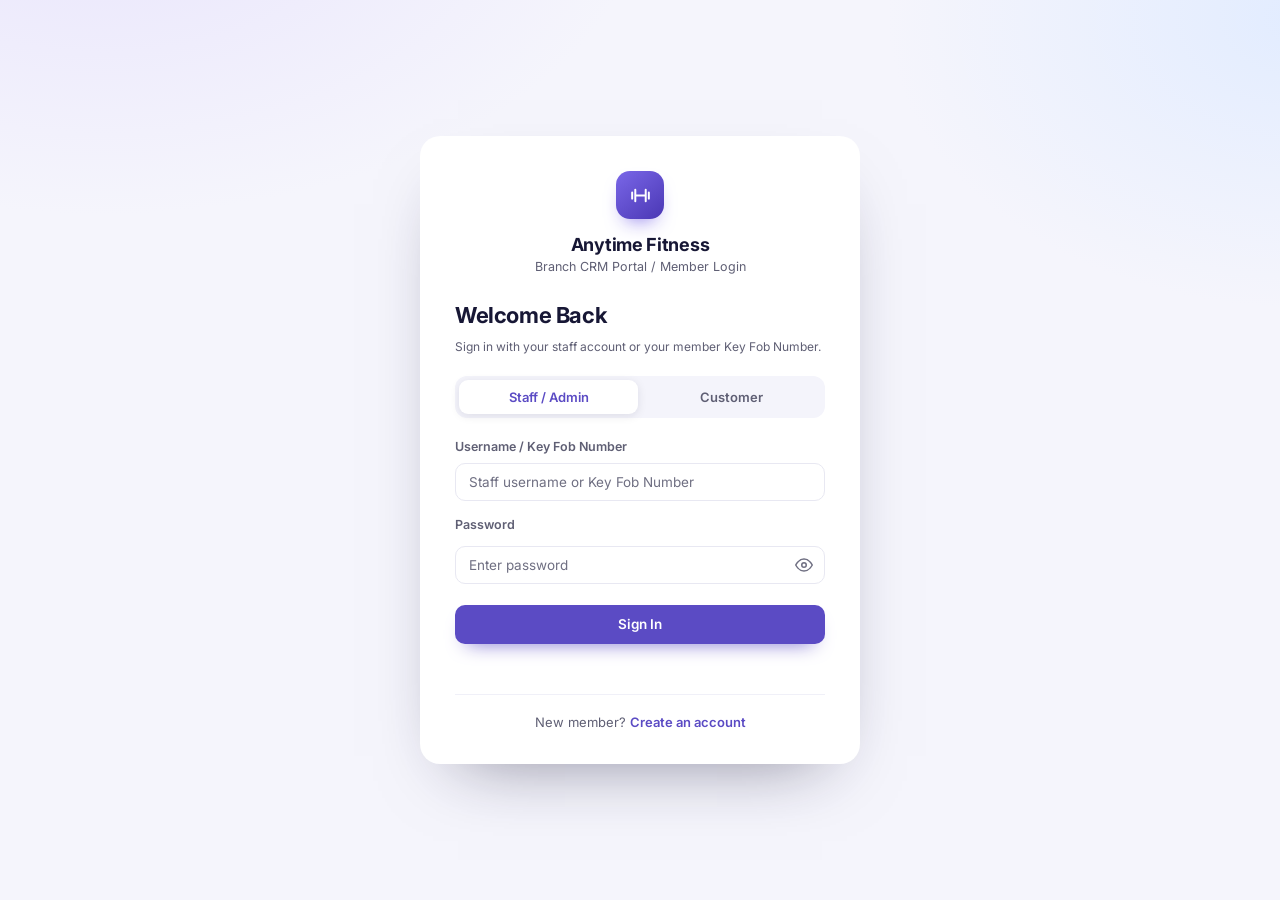
<file: archive.html>
<!DOCTYPE html>
<html lang="en">
<head>
    <meta charset="UTF-8">
    <meta name="viewport" content="width=device-width, initial-scale=1.0">
    <title>Archive - Anytime Fitness CRM</title>
    <link rel="preconnect" href="https://fonts.googleapis.com">
    <link rel="preconnect" href="https://fonts.gstatic.com" crossorigin>
    <link href="https://fonts.googleapis.com/css2?family=Inter:wght@400;500;600;700&display=swap" rel="stylesheet">
    <link rel="stylesheet" href="style.css">
</head>
<body>
    <input type="checkbox" id="navToggle" class="nav-toggle" aria-hidden="true" tabindex="-1">
    <label class="nav-backdrop" for="navToggle" aria-hidden="true"></label>

    <div class="app-container">
        <aside class="sidebar">
            <div class="logo-area">
                <span class="brand-mark" aria-hidden="true">
                    <svg viewBox="0 0 24 24"><path d="M4 9v6M20 9v6M7 6.5v11M17 6.5v11M7 12h10"/></svg>
                </span>
                <div class="logo-text">
                    <h2>Anytime Fitness</h2>
                    <p>Branch CRM Portal</p>
                </div>
            </div>
            <nav class="nav-menu">
                <span class="nav-section-label nav-text">Workspace</span>
                <a href="index.html" title="Dashboard">
                    <svg class="nav-icon" viewBox="0 0 24 24" aria-hidden="true"><rect x="3" y="3" width="7" height="7" rx="2"/><rect x="14" y="3" width="7" height="7" rx="2"/><rect x="3" y="14" width="7" height="7" rx="2"/><rect x="14" y="14" width="7" height="7" rx="2"/></svg>
                    <span class="nav-text">Dashboard</span>
                </a>
                <a href="members.html" title="Customer Directory">
                    <svg class="nav-icon" viewBox="0 0 24 24" aria-hidden="true"><path d="M15.5 19v-1.5a3.5 3.5 0 0 0-3.5-3.5H6.5A3.5 3.5 0 0 0 3 17.5V19"/><circle cx="9.2" cy="7.5" r="3.2"/><path d="M21 19v-1.5a3.5 3.5 0 0 0-2.6-3.38"/><path d="M16 4.3a3.2 3.2 0 0 1 0 6.2"/></svg>
                    <span class="nav-text">Customer Directory</span>
                </a>
                <a href="pipeline.html" title="Sales Pipeline">
                    <svg class="nav-icon" viewBox="0 0 24 24" aria-hidden="true"><path d="M3 17.5l5.5-5.5 3.5 3.5L21 6.5"/><path d="M15.5 6.5H21V12"/></svg>
                    <span class="nav-text">Sales Pipeline</span>
                </a>
                <a href="coach.html" title="Coach Tracker">
                    <svg class="nav-icon" viewBox="0 0 24 24" aria-hidden="true"><rect x="3.5" y="5" width="17" height="15.5" rx="2.5"/><path d="M8 3v4M16 3v4M3.5 10h17"/><path d="M12 13.5h.01"/></svg>
                    <span class="nav-text">Coach Tracker</span>
                </a>
                <a href="tickets.html" title="Support &amp; Inquiries">
                    <svg class="nav-icon" viewBox="0 0 24 24" aria-hidden="true"><circle cx="12" cy="12" r="8.5"/><circle cx="12" cy="12" r="3.4"/><path d="M6.1 6.1l3.5 3.5M14.4 14.4l3.5 3.5M17.9 6.1l-3.5 3.5M9.6 14.4l-3.5 3.5"/></svg>
                    <span class="nav-text">Support &amp; Inquiries</span>
                </a>
                <a href="archive.html" class="active" title="Archive">
                    <svg class="nav-icon" viewBox="0 0 24 24" aria-hidden="true"><rect x="3.5" y="4.5" width="17" height="4" rx="1.2"/><path d="M5 8.5v10a1.5 1.5 0 0 0 1.5 1.5h11a1.5 1.5 0 0 0 1.5-1.5v-10"/><path d="M10 12.5h4"/></svg>
                    <span class="nav-text">Archive</span>
                </a>
            </nav>
            <div class="sidebar-foot">
                <a href="login.html" onclick="logoutCustomer()" title="Logout">
                    <svg class="nav-icon" viewBox="0 0 24 24" aria-hidden="true"><path d="M15 4.5h3.5A1.5 1.5 0 0 1 20 6v12a1.5 1.5 0 0 1-1.5 1.5H15"/><path d="M10 8.5L6 12l4 3.5"/><path d="M6 12h9"/></svg>
                    <span class="nav-text">Logout</span>
                </a>
            </div>
        </aside>

        <div class="main-wrap">
            <header class="topbar">
                <label class="nav-toggle-btn" for="navToggle" title="Toggle navigation">
                    <svg viewBox="0 0 24 24" aria-hidden="true"><path d="M4 7h16M4 12h16M4 17h16"/></svg>
                </label>

                <span class="topbar-meta" id="topbarDate"></span>

                <div class="topbar-right">
                    <!-- Collapsible Notification Bell for Recent Activity -->
                    <div class="notification-wrap" id="notificationWrap">
                        <button type="button" class="notification-btn" id="notificationBellBtn" aria-label="Recent Activity Notifications" aria-expanded="false" aria-haspopup="true" title="Recent Activity">
                            <svg class="bell-icon" viewBox="0 0 24 24" aria-hidden="true">
                                <path d="M18 8A6 6 0 0 0 6 8c0 7-3 9-3 9h18s-3-2-3-9"></path>
                                <path d="M13.73 21a2 2 0 0 1-3.46 0"></path>
                            </svg>
                            <span class="notification-badge" id="notificationBadge" hidden>0</span>
                        </button>

                        <div class="notification-dropdown" id="notificationDropdown" role="region" aria-label="Recent Activity Notifications" hidden>
                            <div class="notification-dropdown-head">
                                <div class="notification-head-left">
                                    <div class="notification-title-row">
                                        <h3 class="notification-heading">Recent Activity</h3>
                                        <span class="notification-count-pill" id="notificationCountPill">0</span>
                                    </div>
                                    <p class="notification-sub" id="notificationSub">Latest actions across the CRM</p>
                                </div>
                                <div class="notification-head-actions">
                                    <button type="button" id="activityClearAll" class="activity-clear-btn" title="Clear all notifications">Clear All</button>
                                    <button type="button" id="activityViewAll" class="activity-view-all" aria-expanded="false" hidden>View All →</button>
                                </div>
                            </div>
                            <div id="recentActivityList" class="activity-list"></div>
                        </div>
                    </div>

                    <div class="user-chip">
                        <span class="avatar" id="userAvatar">AF</span>
                        <span class="user-chip-text">
                            <span class="user-name" id="userProfile">Guest</span>
                            <span class="user-role" id="userRole">Signed out</span>
                        </span>
                    </div>
                </div>
            </header>

            <!-- Editable Admin Announcement Banner -->
            <aside id="adminAnnouncementBanner" class="admin-announcement-bar" aria-label="Branch Announcement"></aside>

            <main class="main-content" id="archivePage">
                <section class="page-header">
                    <span class="eyebrow">Filed Records</span>
                    <h1>Archive</h1>
                    <p>Past members and coaches, resolved tickets, filed leads and finished sessions. Restore anything back into service, or delete it permanently.</p>
                </section>

                <!-- Section 1: Archived Members -->
                <header class="archive-section-header" id="archivedMembersHeader">
                    <div class="section-title-wrap">
                        <span class="eyebrow">Directory &amp; Customers</span>
                        <h2>Archived Members</h2>
                        <p class="section-sub">Past member records, membership tiers, and key fob details on file.</p>
                    </div>
                </header>
                <section class="content-section archive-container" id="archivedMembersSection">
                    <div class="card-head">
                        <div>
                            <h2>Archived Members</h2>
                        </div>
                        <input type="text" id="archiveMemberSearch" class="search-input archive-search-input" placeholder="Search archived members..." aria-label="Search archived members">
                    </div>

                    <div id="archivedMembersBulkActionBar" class="bulk-action-bar" hidden style="display: none; margin-top: 14px; margin-bottom: 16px;">
                        <div class="bulk-bar-left">
                            <span class="bulk-selection-count">
                                <span class="bulk-count-badge" id="archivedMembersBulkSelectedCount">0</span>
                                <span id="archivedMembersBulkSelectedLabel">members selected</span>
                            </span>
                            <button type="button" class="bulk-btn-link" id="archivedMembersBulkSelectAllMatchingBtn">Select all matching (<span id="archivedMembersBulkTotalMatchingCount">0</span>)</button>
                            <button type="button" class="bulk-btn-link" id="archivedMembersBulkDeselectBtn">Clear selection</button>
                        </div>
                        <div class="bulk-bar-actions">
                            <button type="button" class="btn-bulk btn-bulk-restore" id="bulkArchivedMembersRestoreBtn" title="Restore selected members">
                                <svg viewBox="0 0 24 24" width="14" height="14" fill="none" stroke="currentColor" stroke-width="2" stroke-linecap="round" stroke-linejoin="round" aria-hidden="true"><polyline points="1 4 1 10 7 10"/><path d="M3.51 15a9 9 0 1 0 2.13-9.36L1 10"/></svg>
                                <span>Restore Selected</span>
                            </button>
                            <button type="button" class="btn-bulk btn-bulk-delete" id="bulkArchivedMembersDeleteBtn" title="Delete selected members permanently">
                                <svg viewBox="0 0 24 24" width="14" height="14" fill="none" stroke="currentColor" stroke-width="2" stroke-linecap="round" stroke-linejoin="round" aria-hidden="true"><polyline points="3 6 5 6 21 6"/><path d="M19 6v14a2 2 0 0 1-2 2H7a2 2 0 0 1-2-2V6m3 0V4a2 2 0 0 1 2-2h4a2 2 0 0 1 2 2v2"/></svg>
                                <span>Delete Permanently</span>
                            </button>
                            <button type="button" class="bulk-close-btn" id="archivedMembersBulkBarCloseBtn" title="Clear selection" aria-label="Clear selection">&times;</button>
                        </div>
                    </div>

                    <div class="table-wrap" style="margin-top: 16px;">
                        <table class="data-table">
                            <thead>
                                <tr>
                                    <th class="th-checkbox"><input type="checkbox" id="selectAllArchivedMembers" aria-label="Select all archived members"></th>
                                    <th>Full Name</th>
                                    <th>Contact Info</th>
                                    <th>Key Fob Number</th>
                                    <th>Tier</th>
                                    <th>Date Joined</th>
                                    <th>Expiration Date</th>
                                    <th>Action</th>
                                </tr>
                            </thead>
                            <tbody id="archivedTableBody"></tbody>
                        </table>
                    </div>
                </section>

                <!-- Section 2: Archived Coaches -->
                <header class="archive-section-header" id="archivedCoachesHeader">
                    <div class="section-title-wrap">
                        <span class="eyebrow">Coaching &amp; Staff</span>
                        <h2>Archived Coaches</h2>
                        <p class="section-sub">Past trainers, specializations, past workloads, and coaching records.</p>
                    </div>
                </header>
                <section class="content-section archive-container" id="archivedCoachesSection">
                    <div class="card-head">
                        <div>
                            <h2>Archived Coaches</h2>
                        </div>
                        <input type="text" id="archiveCoachSearch" class="search-input archive-search-input" placeholder="Search archived coaches..." aria-label="Search archived coaches">
                    </div>

                    <div id="archivedCoachesBulkActionBar" class="bulk-action-bar" hidden style="display: none; margin-top: 14px; margin-bottom: 16px;">
                        <div class="bulk-bar-left">
                            <span class="bulk-selection-count">
                                <span class="bulk-count-badge" id="archivedCoachesBulkSelectedCount">0</span>
                                <span id="archivedCoachesBulkSelectedLabel">coaches selected</span>
                            </span>
                            <button type="button" class="bulk-btn-link" id="archivedCoachesBulkSelectAllMatchingBtn">Select all matching (<span id="archivedCoachesBulkTotalMatchingCount">0</span>)</button>
                            <button type="button" class="bulk-btn-link" id="archivedCoachesBulkDeselectBtn">Clear selection</button>
                        </div>
                        <div class="bulk-bar-actions">
                            <button type="button" class="btn-bulk btn-bulk-restore" id="bulkArchivedCoachesRestoreBtn" title="Restore selected coaches">
                                <svg viewBox="0 0 24 24" width="14" height="14" fill="none" stroke="currentColor" stroke-width="2" stroke-linecap="round" stroke-linejoin="round" aria-hidden="true"><polyline points="1 4 1 10 7 10"/><path d="M3.51 15a9 9 0 1 0 2.13-9.36L1 10"/></svg>
                                <span>Restore Selected</span>
                            </button>
                            <button type="button" class="btn-bulk btn-bulk-delete" id="bulkArchivedCoachesDeleteBtn" title="Delete selected coaches permanently">
                                <svg viewBox="0 0 24 24" width="14" height="14" fill="none" stroke="currentColor" stroke-width="2" stroke-linecap="round" stroke-linejoin="round" aria-hidden="true"><polyline points="3 6 5 6 21 6"/><path d="M19 6v14a2 2 0 0 1-2 2H7a2 2 0 0 1-2-2V6m3 0V4a2 2 0 0 1 2-2h4a2 2 0 0 1 2 2v2"/></svg>
                                <span>Delete Permanently</span>
                            </button>
                            <button type="button" class="bulk-close-btn" id="archivedCoachesBulkBarCloseBtn" title="Clear selection" aria-label="Clear selection">&times;</button>
                        </div>
                    </div>

                    <div class="table-wrap" style="margin-top: 16px;">
                        <table class="data-table">
                            <thead>
                                <tr>
                                    <th class="th-checkbox"><input type="checkbox" id="selectAllArchivedCoaches" aria-label="Select all archived coaches"></th>
                                    <th>Name</th>
                                    <th>Contact</th>
                                    <th>Specializations</th>
                                    <th>Status</th>
                                    <th>Clients</th>
                                    <th>Record</th>
                                    <th>Action</th>
                                </tr>
                            </thead>
                            <tbody id="archivedCoachesBody"></tbody>
                        </table>
                    </div>
                </section>

                <!-- Section 3: Archived Walk-in Tickets -->
                <header class="archive-section-header" id="archivedStaffTicketsHeader">
                    <div class="section-title-wrap">
                        <span class="eyebrow">Front Desk Support</span>
                        <h2>Archived Walk-in Tickets</h2>
                        <p class="section-sub">Resolved walk-in inquiries and service tickets logged by front desk staff.</p>
                    </div>
                </header>
                <section class="content-section archive-container" id="archivedStaffTicketsSection">
                    <div class="card-head">
                        <div>
                            <h2>Archived Walk-in Tickets</h2>
                        </div>
                        <input type="text" id="archiveStaffTicketSearch" class="search-input archive-search-input" placeholder="Search archived walk-in tickets..." aria-label="Search archived walk-in tickets">
                    </div>

                    <div id="archivedStaffTicketsBulkActionBar" class="bulk-action-bar" hidden style="display: none; margin-top: 14px; margin-bottom: 16px;">
                        <div class="bulk-bar-left">
                            <span class="bulk-selection-count">
                                <span class="bulk-count-badge" id="archivedStaffTicketsBulkSelectedCount">0</span>
                                <span id="archivedStaffTicketsBulkSelectedLabel">tickets selected</span>
                            </span>
                            <button type="button" class="bulk-btn-link" id="archivedStaffTicketsBulkSelectAllMatchingBtn">Select all matching (<span id="archivedStaffTicketsBulkTotalMatchingCount">0</span>)</button>
                            <button type="button" class="bulk-btn-link" id="archivedStaffTicketsBulkDeselectBtn">Clear selection</button>
                        </div>
                        <div class="bulk-bar-actions">
                            <button type="button" class="btn-bulk btn-bulk-restore" id="bulkArchivedStaffTicketsRestoreBtn" title="Restore selected tickets">
                                <svg viewBox="0 0 24 24" width="14" height="14" fill="none" stroke="currentColor" stroke-width="2" stroke-linecap="round" stroke-linejoin="round" aria-hidden="true"><polyline points="1 4 1 10 7 10"/><path d="M3.51 15a9 9 0 1 0 2.13-9.36L1 10"/></svg>
                                <span>Restore Selected</span>
                            </button>
                            <button type="button" class="btn-bulk btn-bulk-delete" id="bulkArchivedStaffTicketsDeleteBtn" title="Delete selected tickets permanently">
                                <svg viewBox="0 0 24 24" width="14" height="14" fill="none" stroke="currentColor" stroke-width="2" stroke-linecap="round" stroke-linejoin="round" aria-hidden="true"><polyline points="3 6 5 6 21 6"/><path d="M19 6v14a2 2 0 0 1-2 2H7a2 2 0 0 1-2-2V6m3 0V4a2 2 0 0 1 2-2h4a2 2 0 0 1 2 2v2"/></svg>
                                <span>Delete Permanently</span>
                            </button>
                            <button type="button" class="bulk-close-btn" id="archivedStaffTicketsBulkBarCloseBtn" title="Clear selection" aria-label="Clear selection">&times;</button>
                        </div>
                    </div>

                    <div class="table-wrap" style="margin-top: 16px;">
                        <table class="data-table">
                            <thead>
                                <tr>
                                    <th class="th-checkbox"><input type="checkbox" id="selectAllArchivedStaffTickets" aria-label="Select all archived walk-in tickets"></th>
                                    <th>Date Logged</th>
                                    <th>Name</th>
                                    <th>Contact</th>
                                    <th>Issue</th>
                                    <th>Priority</th>
                                    <th>Status</th>
                                    <th>Action</th>
                                </tr>
                            </thead>
                            <tbody id="archivedStaffTicketsBody"></tbody>
                        </table>
                    </div>
                </section>

                <!-- Section 4: Archived Portal Inquiries -->
                <header class="archive-section-header" id="archivedCustomerInquiriesHeader">
                    <div class="section-title-wrap">
                        <span class="eyebrow">Customer Portal Support</span>
                        <h2>Archived Portal Inquiries</h2>
                        <p class="section-sub">Resolved customer support messages submitted through the member portal.</p>
                    </div>
                </header>
                <section class="content-section archive-container" id="archivedCustomerInquiriesSection">
                    <div class="card-head">
                        <div>
                            <h2>Archived Portal Inquiries</h2>
                        </div>
                        <input type="text" id="archiveCustomerInquirySearch" class="search-input archive-search-input" placeholder="Search archived portal inquiries..." aria-label="Search archived portal inquiries">
                    </div>

                    <div id="archivedCustomerInquiriesBulkActionBar" class="bulk-action-bar" hidden style="display: none; margin-top: 14px; margin-bottom: 16px;">
                        <div class="bulk-bar-left">
                            <span class="bulk-selection-count">
                                <span class="bulk-count-badge" id="archivedCustomerInquiriesBulkSelectedCount">0</span>
                                <span id="archivedCustomerInquiriesBulkSelectedLabel">inquiries selected</span>
                            </span>
                            <button type="button" class="bulk-btn-link" id="archivedCustomerInquiriesBulkSelectAllMatchingBtn">Select all matching (<span id="archivedCustomerInquiriesBulkTotalMatchingCount">0</span>)</button>
                            <button type="button" class="bulk-btn-link" id="archivedCustomerInquiriesBulkDeselectBtn">Clear selection</button>
                        </div>
                        <div class="bulk-bar-actions">
                            <button type="button" class="btn-bulk btn-bulk-restore" id="bulkArchivedCustomerInquiriesRestoreBtn" title="Restore selected inquiries">
                                <svg viewBox="0 0 24 24" width="14" height="14" fill="none" stroke="currentColor" stroke-width="2" stroke-linecap="round" stroke-linejoin="round" aria-hidden="true"><polyline points="1 4 1 10 7 10"/><path d="M3.51 15a9 9 0 1 0 2.13-9.36L1 10"/></svg>
                                <span>Restore Selected</span>
                            </button>
                            <button type="button" class="btn-bulk btn-bulk-delete" id="bulkArchivedCustomerInquiriesDeleteBtn" title="Delete selected inquiries permanently">
                                <svg viewBox="0 0 24 24" width="14" height="14" fill="none" stroke="currentColor" stroke-width="2" stroke-linecap="round" stroke-linejoin="round" aria-hidden="true"><polyline points="3 6 5 6 21 6"/><path d="M19 6v14a2 2 0 0 1-2 2H7a2 2 0 0 1-2-2V6m3 0V4a2 2 0 0 1 2-2h4a2 2 0 0 1 2 2v2"/></svg>
                                <span>Delete Permanently</span>
                            </button>
                            <button type="button" class="bulk-close-btn" id="archivedCustomerInquiriesBulkBarCloseBtn" title="Clear selection" aria-label="Clear selection">&times;</button>
                        </div>
                    </div>

                    <div class="table-wrap" style="margin-top: 16px;">
                        <table class="data-table">
                            <thead>
                                <tr>
                                    <th class="th-checkbox"><input type="checkbox" id="selectAllArchivedCustomerInquiries" aria-label="Select all archived customer inquiries"></th>
                                    <th>Date Logged</th>
                                    <th>Name</th>
                                    <th>Contact</th>
                                    <th>Message</th>
                                    <th>Priority</th>
                                    <th>Status</th>
                                    <th>Action</th>
                                </tr>
                            </thead>
                            <tbody id="archivedCustomerInquiriesBody"></tbody>
                        </table>
                    </div>
                </section>

                <!-- Section 5: Archived Pipeline Leads -->
                <header class="archive-section-header" id="archivedLeadsHeader">
                    <div class="section-title-wrap">
                        <span class="eyebrow">Sales Pipeline &amp; Leads</span>
                        <h2>Archived Pipeline Leads</h2>
                        <p class="section-sub">Filed prospecting leads, assigned staff agents, and sales stage history.</p>
                    </div>
                </header>
                <section class="content-section archive-container" id="archivedLeadsSection">
                    <div class="card-head">
                        <div>
                            <h2>Archived Pipeline Leads</h2>
                        </div>
                        <input type="text" id="archiveLeadSearch" class="search-input archive-search-input" placeholder="Search archived leads..." aria-label="Search archived leads">
                    </div>

                    <div id="archivedLeadsBulkActionBar" class="bulk-action-bar" hidden style="display: none; margin-top: 14px; margin-bottom: 16px;">
                        <div class="bulk-bar-left">
                            <span class="bulk-selection-count">
                                <span class="bulk-count-badge" id="archivedLeadsBulkSelectedCount">0</span>
                                <span id="archivedLeadsBulkSelectedLabel">leads selected</span>
                            </span>
                            <button type="button" class="bulk-btn-link" id="archivedLeadsBulkSelectAllMatchingBtn">Select all matching (<span id="archivedLeadsBulkTotalMatchingCount">0</span>)</button>
                            <button type="button" class="bulk-btn-link" id="archivedLeadsBulkDeselectBtn">Clear selection</button>
                        </div>
                        <div class="bulk-bar-actions">
                            <button type="button" class="btn-bulk btn-bulk-restore" id="bulkArchivedLeadsRestoreBtn" title="Restore selected leads">
                                <svg viewBox="0 0 24 24" width="14" height="14" fill="none" stroke="currentColor" stroke-width="2" stroke-linecap="round" stroke-linejoin="round" aria-hidden="true"><polyline points="1 4 1 10 7 10"/><path d="M3.51 15a9 9 0 1 0 2.13-9.36L1 10"/></svg>
                                <span>Restore Selected</span>
                            </button>
                            <button type="button" class="btn-bulk btn-bulk-delete" id="bulkArchivedLeadsDeleteBtn" title="Delete selected leads permanently">
                                <svg viewBox="0 0 24 24" width="14" height="14" fill="none" stroke="currentColor" stroke-width="2" stroke-linecap="round" stroke-linejoin="round" aria-hidden="true"><polyline points="3 6 5 6 21 6"/><path d="M19 6v14a2 2 0 0 1-2 2H7a2 2 0 0 1-2-2V6m3 0V4a2 2 0 0 1 2-2h4a2 2 0 0 1 2 2v2"/></svg>
                                <span>Delete Permanently</span>
                            </button>
                            <button type="button" class="bulk-close-btn" id="archivedLeadsBulkBarCloseBtn" title="Clear selection" aria-label="Clear selection">&times;</button>
                        </div>
                    </div>

                    <div class="table-wrap" style="margin-top: 16px;">
                        <table class="data-table">
                            <thead>
                                <tr>
                                    <th class="th-checkbox"><input type="checkbox" id="selectAllArchivedLeads" aria-label="Select all archived leads"></th>
                                    <th>Name</th>
                                    <th>Assigned Staff</th>
                                    <th>Tier</th>
                                    <th>Stage</th>
                                    <th>Follow-up</th>
                                    <th>Status</th>
                                    <th>Action</th>
                                </tr>
                            </thead>
                            <tbody id="archivedLeadsBody"></tbody>
                        </table>
                    </div>
                </section>

                <!-- Section 6: Archived Sessions -->
                <header class="archive-section-header" id="archivedSessionsHeader">
                    <div class="section-title-wrap">
                        <span class="eyebrow">Training &amp; Appointments</span>
                        <h2>Archived Sessions</h2>
                        <p class="section-sub">Completed, missed, and cancelled training session logs filed from the schedule.</p>
                    </div>
                </header>
                <section class="content-section archive-container" id="archivedSessionsSection">
                    <div class="card-head">
                        <div>
                            <h2>Archived Sessions</h2>
                        </div>
                        <input type="text" id="archiveSessionSearch" class="search-input archive-search-input" placeholder="Search archived sessions..." aria-label="Search archived sessions">
                    </div>

                    <div id="archivedSessionsBulkActionBar" class="bulk-action-bar" hidden style="display: none; margin-top: 14px; margin-bottom: 16px;">
                        <div class="bulk-bar-left">
                            <span class="bulk-selection-count">
                                <span class="bulk-count-badge" id="archivedSessionsBulkSelectedCount">0</span>
                                <span id="archivedSessionsBulkSelectedLabel">sessions selected</span>
                            </span>
                            <button type="button" class="bulk-btn-link" id="archivedSessionsBulkSelectAllMatchingBtn">Select all matching (<span id="archivedSessionsBulkTotalMatchingCount">0</span>)</button>
                            <button type="button" class="bulk-btn-link" id="archivedSessionsBulkDeselectBtn">Clear selection</button>
                        </div>
                        <div class="bulk-bar-actions">
                            <button type="button" class="btn-bulk btn-bulk-restore" id="bulkArchivedSessionsRestoreBtn" title="Restore selected sessions">
                                <svg viewBox="0 0 24 24" width="14" height="14" fill="none" stroke="currentColor" stroke-width="2" stroke-linecap="round" stroke-linejoin="round" aria-hidden="true"><polyline points="1 4 1 10 7 10"/><path d="M3.51 15a9 9 0 1 0 2.13-9.36L1 10"/></svg>
                                <span>Restore Selected</span>
                            </button>
                            <button type="button" class="btn-bulk btn-bulk-delete" id="bulkArchivedSessionsDeleteBtn" title="Delete selected sessions permanently">
                                <svg viewBox="0 0 24 24" width="14" height="14" fill="none" stroke="currentColor" stroke-width="2" stroke-linecap="round" stroke-linejoin="round" aria-hidden="true"><polyline points="3 6 5 6 21 6"/><path d="M19 6v14a2 2 0 0 1-2 2H7a2 2 0 0 1-2-2V6m3 0V4a2 2 0 0 1 2-2h4a2 2 0 0 1 2 2v2"/></svg>
                                <span>Delete Permanently</span>
                            </button>
                            <button type="button" class="bulk-close-btn" id="archivedSessionsBulkBarCloseBtn" title="Clear selection" aria-label="Clear selection">&times;</button>
                        </div>
                    </div>

                    <div class="table-wrap" style="margin-top: 16px;">
                        <table class="data-table">
                            <thead>
                                <tr>
                                    <th class="th-checkbox"><input type="checkbox" id="selectAllArchivedSessions" aria-label="Select all archived sessions"></th>
                                    <th>Client</th>
                                    <th>Date</th>
                                    <th>Time</th>
                                    <th>Type</th>
                                    <th>Status</th>
                                    <th>Coach</th>
                                    <th>Action</th>
                                </tr>
                            </thead>
                            <tbody id="archivedSessionsBody"></tbody>
                        </table>
                    </div>
                </section>
            </main>
        </div>
    </div>

    <script src="js/utils.js" defer></script>
    <script src="js/data.js" defer></script>
    <script src="js/ui.js" defer></script>
    <script src="js/auth.js" defer></script>
    <script src="js/members.js" defer></script>
    <script src="js/leads.js" defer></script>
    <script src="js/tickets.js" defer></script>
    <script src="js/coaches.js" defer></script>
    <script src="js/dashboard.js" defer></script>
    <script src="js/main.js" defer></script>
    <script src="js/archive.js" defer></script>
</body>
</html>
</file>
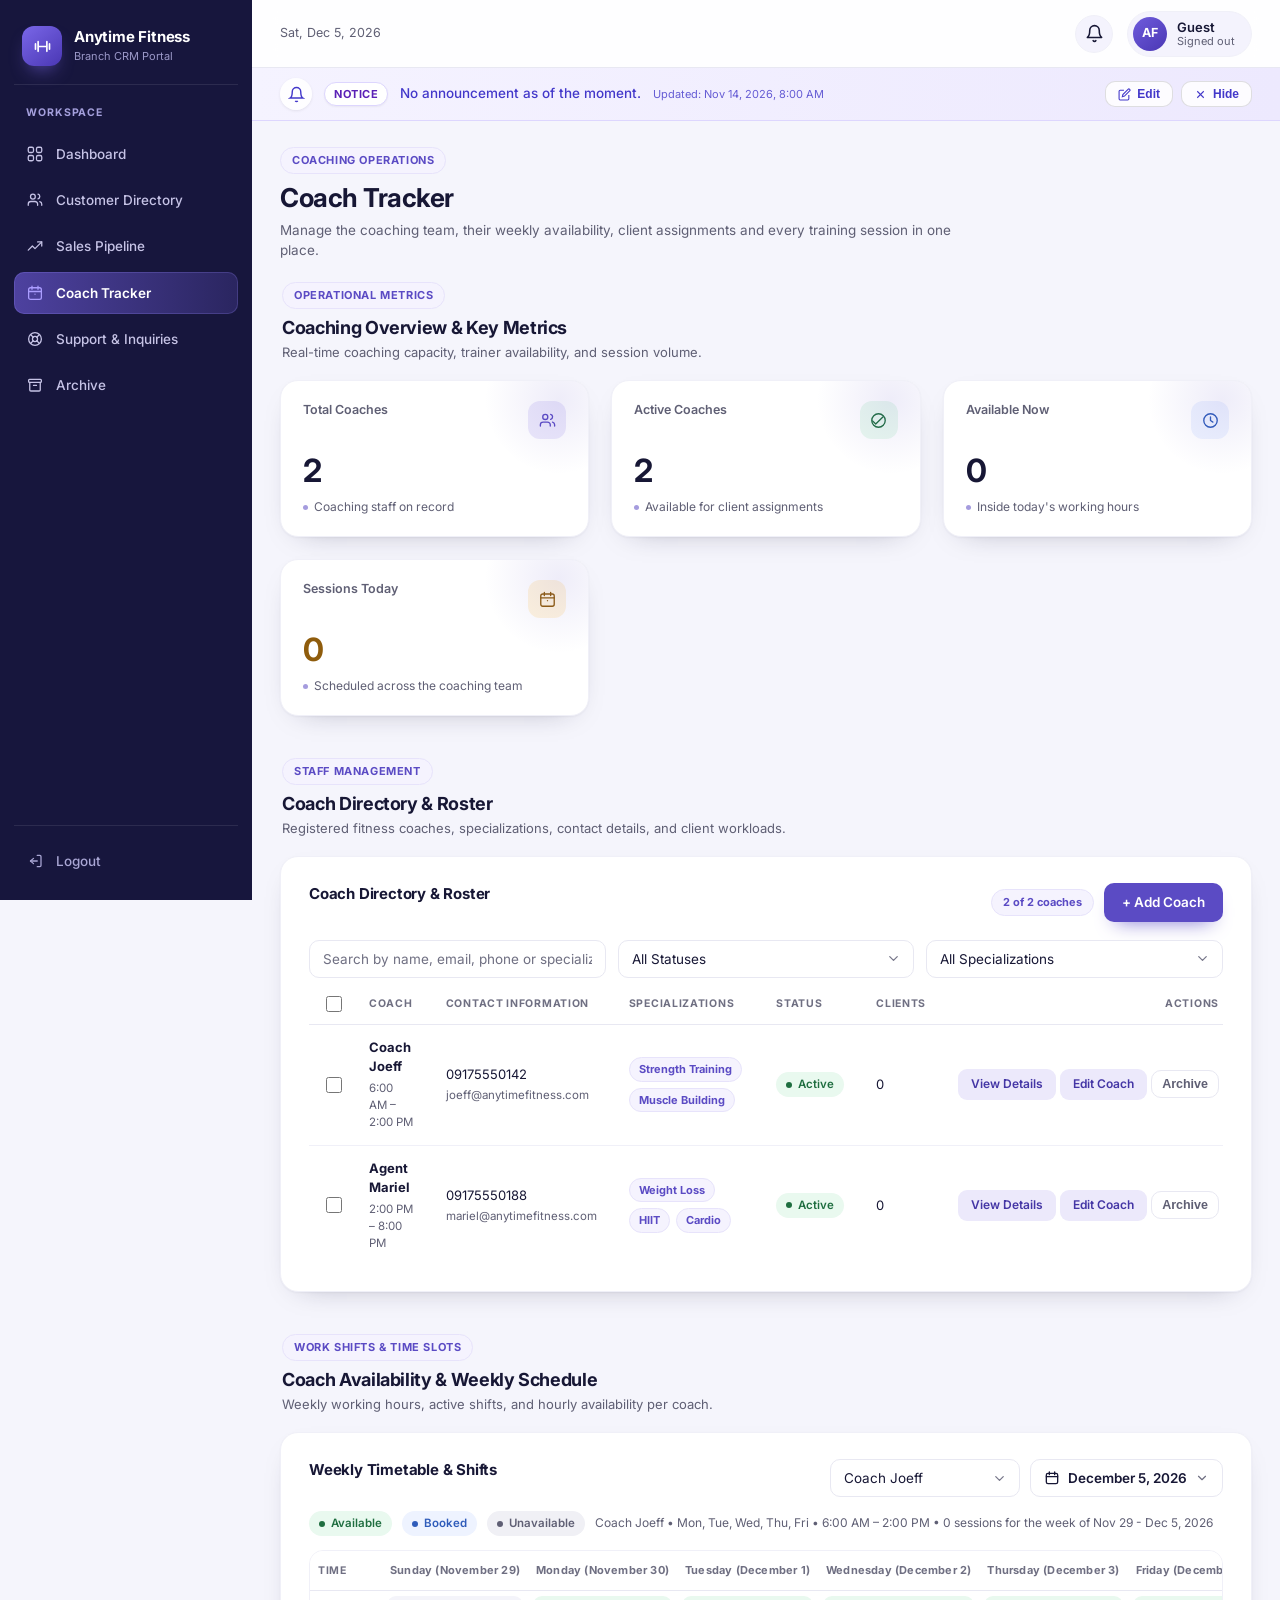
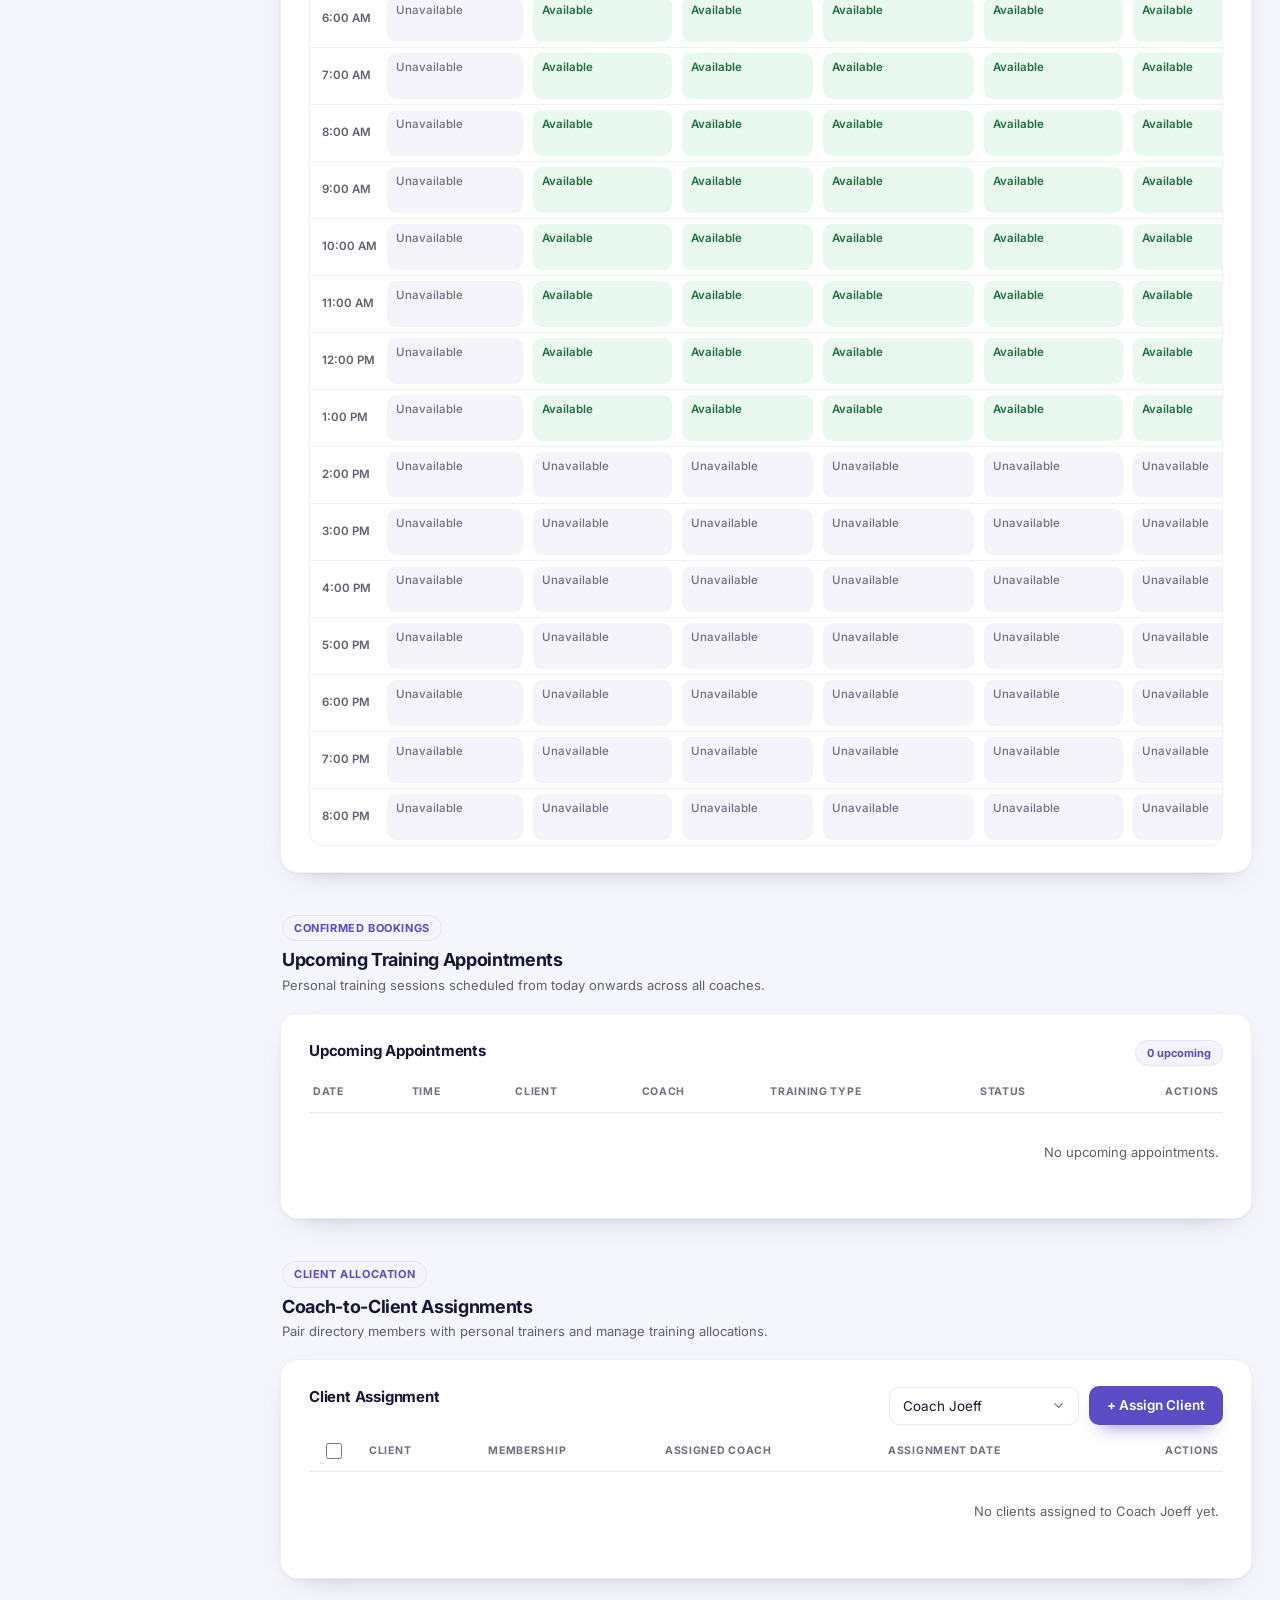
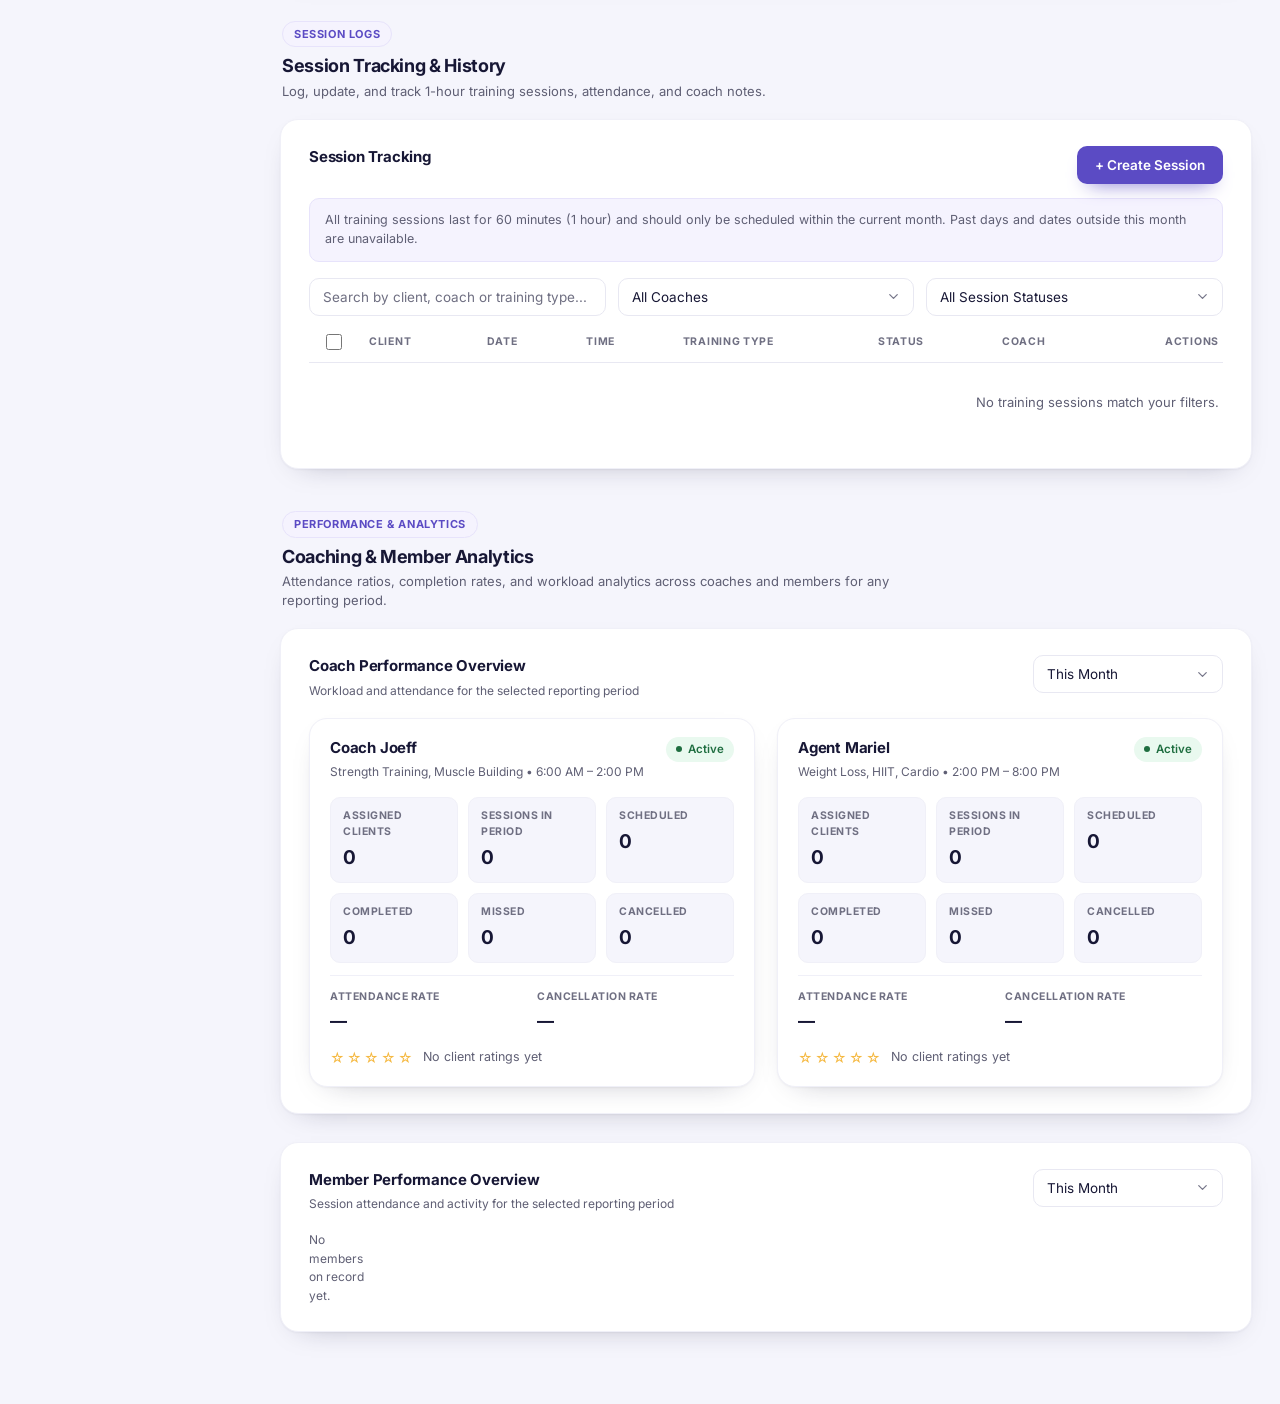
<file: coach.html>
<!DOCTYPE html>
<html lang="en">
<head>
    <meta charset="UTF-8">
    <meta name="viewport" content="width=device-width, initial-scale=1.0">
    <title>Coach Tracker - Anytime Fitness CRM</title>
    <link rel="preconnect" href="https://fonts.googleapis.com">
    <link rel="preconnect" href="https://fonts.gstatic.com" crossorigin>
    <link href="https://fonts.googleapis.com/css2?family=Inter:wght@400;500;600;700&display=swap" rel="stylesheet">
    <link rel="stylesheet" href="style.css">
</head>
<body>
    <input type="checkbox" id="navToggle" class="nav-toggle" aria-hidden="true" tabindex="-1">
    <label class="nav-backdrop" for="navToggle" aria-hidden="true"></label>

    <div class="app-container">
        <aside class="sidebar">
            <div class="logo-area">
                <span class="brand-mark" aria-hidden="true">
                    <svg viewBox="0 0 24 24"><path d="M4 9v6M20 9v6M7 6.5v11M17 6.5v11M7 12h10"/></svg>
                </span>
                <div class="logo-text">
                    <h2>Anytime Fitness</h2>
                    <p>Branch CRM Portal</p>
                </div>
            </div>
            <nav class="nav-menu">
                <span class="nav-section-label nav-text">Workspace</span>
                <a href="index.html" title="Dashboard">
                    <svg class="nav-icon" viewBox="0 0 24 24" aria-hidden="true"><rect x="3" y="3" width="7" height="7" rx="2"/><rect x="14" y="3" width="7" height="7" rx="2"/><rect x="3" y="14" width="7" height="7" rx="2"/><rect x="14" y="14" width="7" height="7" rx="2"/></svg>
                    <span class="nav-text">Dashboard</span>
                </a>
                <a href="members.html" title="Customer Directory">
                    <svg class="nav-icon" viewBox="0 0 24 24" aria-hidden="true"><path d="M15.5 19v-1.5a3.5 3.5 0 0 0-3.5-3.5H6.5A3.5 3.5 0 0 0 3 17.5V19"/><circle cx="9.2" cy="7.5" r="3.2"/><path d="M21 19v-1.5a3.5 3.5 0 0 0-2.6-3.38"/><path d="M16 4.3a3.2 3.2 0 0 1 0 6.2"/></svg>
                    <span class="nav-text">Customer Directory</span>
                </a>
                <a href="pipeline.html" title="Sales Pipeline">
                    <svg class="nav-icon" viewBox="0 0 24 24" aria-hidden="true"><path d="M3 17.5l5.5-5.5 3.5 3.5L21 6.5"/><path d="M15.5 6.5H21V12"/></svg>
                    <span class="nav-text">Sales Pipeline</span>
                </a>
                <a href="coach.html" class="active" title="Coach Tracker">
                    <svg class="nav-icon" viewBox="0 0 24 24" aria-hidden="true"><rect x="3.5" y="5" width="17" height="15.5" rx="2.5"/><path d="M8 3v4M16 3v4M3.5 10h17"/><path d="M12 13.5h.01"/></svg>
                    <span class="nav-text">Coach Tracker</span>
                </a>
                <a href="tickets.html" title="Support &amp; Inquiries">
                    <svg class="nav-icon" viewBox="0 0 24 24" aria-hidden="true"><circle cx="12" cy="12" r="8.5"/><circle cx="12" cy="12" r="3.4"/><path d="M6.1 6.1l3.5 3.5M14.4 14.4l3.5 3.5M17.9 6.1l-3.5 3.5M9.6 14.4l-3.5 3.5"/></svg>
                    <span class="nav-text">Support &amp; Inquiries</span>
                </a>
                <a href="archive.html" title="Archive">
                    <svg class="nav-icon" viewBox="0 0 24 24" aria-hidden="true"><rect x="3.5" y="4.5" width="17" height="4" rx="1.2"/><path d="M5 8.5v10a1.5 1.5 0 0 0 1.5 1.5h11a1.5 1.5 0 0 0 1.5-1.5v-10"/><path d="M10 12.5h4"/></svg>
                    <span class="nav-text">Archive</span>
                </a>
            </nav>
            <div class="sidebar-foot">
                <a href="login.html" onclick="logoutCustomer()" title="Logout">
                    <svg class="nav-icon" viewBox="0 0 24 24" aria-hidden="true"><path d="M15 4.5h3.5A1.5 1.5 0 0 1 20 6v12a1.5 1.5 0 0 1-1.5 1.5H15"/><path d="M10 8.5L6 12l4 3.5"/><path d="M6 12h9"/></svg>
                    <span class="nav-text">Logout</span>
                </a>
            </div>
        </aside>

        <div class="main-wrap">
            <header class="topbar">
                <label class="nav-toggle-btn" for="navToggle" title="Toggle navigation">
                    <svg viewBox="0 0 24 24" aria-hidden="true"><path d="M4 7h16M4 12h16M4 17h16"/></svg>
                </label>

                <span class="topbar-meta" id="topbarDate"></span>

                <div class="topbar-right">
                    <!-- Collapsible Notification Bell for Recent Activity -->
                    <div class="notification-wrap" id="notificationWrap">
                        <button type="button" class="notification-btn" id="notificationBellBtn" aria-label="Recent Activity Notifications" aria-expanded="false" aria-haspopup="true" title="Recent Activity">
                            <svg class="bell-icon" viewBox="0 0 24 24" aria-hidden="true">
                                <path d="M18 8A6 6 0 0 0 6 8c0 7-3 9-3 9h18s-3-2-3-9"></path>
                                <path d="M13.73 21a2 2 0 0 1-3.46 0"></path>
                            </svg>
                            <span class="notification-badge" id="notificationBadge" hidden>0</span>
                        </button>

                        <div class="notification-dropdown" id="notificationDropdown" role="region" aria-label="Recent Activity Notifications" hidden>
                            <div class="notification-dropdown-head">
                                <div class="notification-head-left">
                                    <div class="notification-title-row">
                                        <h3 class="notification-heading">Recent Activity</h3>
                                        <span class="notification-count-pill" id="notificationCountPill">0</span>
                                    </div>
                                    <p class="notification-sub" id="notificationSub">Latest actions across the CRM</p>
                                </div>
                                <div class="notification-head-actions">
                                    <button type="button" id="activityClearAll" class="activity-clear-btn" title="Clear all notifications">Clear All</button>
                                    <button type="button" id="activityViewAll" class="activity-view-all" aria-expanded="false" hidden>View All →</button>
                                </div>
                            </div>
                            <div id="recentActivityList" class="activity-list"></div>
                        </div>
                    </div>

                    <div class="user-chip">
                        <span class="avatar" id="userAvatar">AF</span>
                        <span class="user-chip-text">
                            <span class="user-name" id="userProfile">Guest</span>
                            <span class="user-role" id="userRole">Signed out</span>
                        </span>
                    </div>
                </div>
            </header>

            <!-- Editable Admin Announcement Banner -->
            <aside id="adminAnnouncementBanner" class="admin-announcement-bar" aria-label="Branch Announcement"></aside>

            <main class="main-content">
                <section class="page-header">
                    <div class="page-header-row">
                        <div>
                            <span class="eyebrow">Coaching Operations</span>
                            <h1>Coach Tracker</h1>
                            <p>Manage the coaching team, their weekly availability, client assignments and every training session in one place.</p>
                        </div>
                    </div>
                </section>

                <!-- SECTION 1: KEY METRICS / OPERATIONAL OVERVIEW -->
                <header class="coach-section-header">
                    <div class="section-title-wrap">
                        <span class="eyebrow">Operational Metrics</span>
                        <h2>Coaching Overview &amp; Key Metrics</h2>
                        <p class="section-sub">Real-time coaching capacity, trainer availability, and session volume.</p>
                    </div>
                </header>

                <!-- Coach statistics (real values rendered by the js/ modules) -->
                <section class="stats-grid">
                    <article class="stat-card">
                        <div class="stat-top">
                            <span class="stat-label">Total Coaches</span>
                            <span class="stat-icon" aria-hidden="true">
                                <svg viewBox="0 0 24 24"><path d="M15.5 19v-1.5a3.5 3.5 0 0 0-3.5-3.5H6.5A3.5 3.5 0 0 0 3 17.5V19"/><circle cx="9.2" cy="7.5" r="3.2"/><path d="M21 19v-1.5a3.5 3.5 0 0 0-2.6-3.38"/><path d="M16 4.3a3.2 3.2 0 0 1 0 6.2"/></svg>
                            </span>
                        </div>
                        <p class="stat-number" id="coachStatTotal">0</p>
                        <p class="stat-note">Coaching staff on record</p>
                    </article>

                    <article class="stat-card">
                        <div class="stat-top">
                            <span class="stat-label">Active Coaches</span>
                            <span class="stat-icon green" aria-hidden="true">
                                <svg viewBox="0 0 24 24"><path d="M4.5 12.5l4 4 9-9"/><circle cx="12" cy="12" r="8.5"/></svg>
                            </span>
                        </div>
                        <p class="stat-number" id="coachStatActive">0</p>
                        <p class="stat-note">Available for client assignments</p>
                    </article>

                    <article class="stat-card">
                        <div class="stat-top">
                            <span class="stat-label">Available Now</span>
                            <span class="stat-icon blue" aria-hidden="true">
                                <svg viewBox="0 0 24 24"><circle cx="12" cy="12" r="8.5"/><path d="M12 7.5V12l3 2"/></svg>
                            </span>
                        </div>
                        <p class="stat-number" id="coachStatAvailable">0</p>
                        <p class="stat-note">Inside today's working hours</p>
                    </article>

                    <article class="stat-card">
                        <div class="stat-top">
                            <span class="stat-label">Sessions Today</span>
                            <span class="stat-icon amber" aria-hidden="true">
                                <svg viewBox="0 0 24 24"><rect x="3.5" y="5" width="17" height="15.5" rx="2.5"/><path d="M8 3v4M16 3v4M3.5 10h17"/><path d="M12 13.5h.01"/></svg>
                            </span>
                        </div>
                        <p class="stat-number warning" id="coachStatSessions">0</p>
                        <p class="stat-note">Scheduled across the coaching team</p>
                    </article>
                </section>

                <!-- SECTION 2: COACH DIRECTORY & ROSTER -->
                <header class="coach-section-header">
                    <div class="section-title-wrap">
                        <span class="eyebrow">Staff Management</span>
                        <h2>Coach Directory &amp; Roster</h2>
                        <p class="section-sub">Registered fitness coaches, specializations, contact details, and client workloads.</p>
                    </div>
                </header>

                <section class="content-section coach-container" id="coachDirectorySection">
                    <div class="card-head">
                        <div>
                            <h2>Coach Directory &amp; Roster</h2>
                        </div>
                        <div class="head-actions">
                            <span class="card-chip" id="coachDirectoryCount">0 coaches</span>
                            <button type="button" id="openCoachModal" class="btn-primary">+ Add Coach</button>
                        </div>
                    </div>

                    <div class="ticket-filter-bar" style="margin-top: 18px; margin-bottom: 8px;">
                        <input type="text" id="coachSearch" class="search-input" placeholder="Search by name, email, phone or specialization...">
                        <select id="filterCoachStatus" class="search-input">
                            <option value="all">All Statuses</option>
                            <option value="Active">Active</option>
                            <option value="On Leave">On Leave</option>
                        </select>
                        <select id="filterCoachSpecialization" class="search-input">
                            <option value="all">All Specializations</option>
                        </select>
                    </div>

                    <!-- Bulk Actions Bar for Coach Directory -->
                    <div id="coachBulkActionBar" class="bulk-action-bar" hidden style="display: none; margin-top: 0; margin-bottom: 16px;">
                        <div class="bulk-bar-left">
                            <span class="bulk-selection-count">
                                <span class="bulk-count-badge" id="coachBulkSelectedCount">0</span>
                                <span id="coachBulkSelectedLabel">coaches selected</span>
                            </span>
                            <button type="button" class="bulk-btn-link" id="coachBulkSelectAllMatchingBtn">Select all matching (<span id="coachBulkTotalMatchingCount">0</span>)</button>
                            <button type="button" class="bulk-btn-link" id="coachBulkDeselectBtn">Clear selection</button>
                        </div>
                        <div class="bulk-bar-actions">
                            <button type="button" class="btn-bulk btn-bulk-status" id="bulkCoachStatusBtn" title="Change employment status of selected coaches">
                                <svg viewBox="0 0 24 24" width="14" height="14" fill="none" stroke="currentColor" stroke-width="2" stroke-linecap="round" stroke-linejoin="round" aria-hidden="true"><circle cx="12" cy="12" r="8.5"/><path d="M12 7.5V12l3 2"/></svg>
                                <span>Change Status</span>
                            </button>
                            <button type="button" class="btn-bulk btn-bulk-tier" id="bulkCoachSpecBtn" title="Update specializations of selected coaches">
                                <svg viewBox="0 0 24 24" width="14" height="14" fill="none" stroke="currentColor" stroke-width="2" stroke-linecap="round" stroke-linejoin="round" aria-hidden="true"><path d="M12 3.5l2.4 4.9 5.4.8-3.9 3.8.9 5.4-4.8-2.5-4.8 2.5.9-5.4-3.9-3.8 5.4-.8Z"/></svg>
                                <span>Specializations</span>
                            </button>
                            <button type="button" class="btn-bulk btn-bulk-reassign" id="bulkCoachReassignBtn" title="Reassign clients from selected coaches">
                                <svg viewBox="0 0 24 24" width="14" height="14" fill="none" stroke="currentColor" stroke-width="2" stroke-linecap="round" stroke-linejoin="round" aria-hidden="true"><path d="M16 3h5v5M4 20L21 3M21 16v5h-5M15 15l6 6M4 4l5 5"/></svg>
                                <span>Reassign Clients</span>
                            </button>
                            <button type="button" class="btn-bulk btn-bulk-archive" id="bulkCoachArchiveBtn" title="Archive selected coaches">
                                <svg viewBox="0 0 24 24" width="14" height="14" fill="none" stroke="currentColor" stroke-width="2" stroke-linecap="round" stroke-linejoin="round" aria-hidden="true"><path d="M21 8v13H3V8M1 3h22v5H1zM10 12h4"/></svg>
                                <span>Archive Selected</span>
                            </button>
                            <button type="button" class="bulk-close-btn" id="coachBulkBarCloseBtn" title="Clear selection" aria-label="Clear selection">&times;</button>
                        </div>
                    </div>

                    <div class="table-wrap">
                        <table class="data-table">
                            <thead>
                                <tr>
                                    <th class="th-checkbox">
                                        <input type="checkbox" id="selectAllCoaches" title="Select all visible coaches" aria-label="Select all visible coaches">
                                    </th>
                                    <th>Coach</th>
                                    <th>Contact Information</th>
                                    <th>Specializations</th>
                                    <th>Status</th>
                                    <th>Clients</th>
                                    <th>Actions</th>
                                </tr>
                            </thead>
                            <tbody id="coachTableBody"></tbody>
                        </table>
                    </div>
                </section>

                <!-- SECTION 3: AVAILABILITY & WEEKLY SCHEDULE -->
                <header class="coach-section-header">
                    <div class="section-title-wrap">
                        <span class="eyebrow">Work Shifts &amp; Time Slots</span>
                        <h2>Coach Availability &amp; Weekly Schedule</h2>
                        <p class="section-sub">Weekly working hours, active shifts, and hourly availability per coach.</p>
                    </div>
                </header>

                <section class="content-section coach-container" id="coachScheduleSection">
                    <div class="card-head">
                        <div>
                            <h2>Weekly Timetable &amp; Shifts</h2>
                        </div>
                        <div class="head-actions">
                            <select id="scheduleCoach" class="search-input select-compact" aria-label="Select a coach schedule"></select>
                            <div class="schedule-calendar" id="scheduleCalendar">
                                <button type="button" id="scheduleCalendarToggle" class="schedule-calendar-toggle" aria-haspopup="true" aria-expanded="false" aria-controls="scheduleCalendarPop">
                                    <svg viewBox="0 0 24 24" aria-hidden="true"><rect x="3.5" y="5" width="17" height="15.5" rx="2.5"/><path d="M8 3v4M16 3v4M3.5 10h17"/></svg>
                                    <span id="scheduleCalendarLabel">Select date</span>
                                    <svg class="chevron" viewBox="0 0 24 24" aria-hidden="true"><polyline points="6 9 12 15 18 9"/></svg>
                                </button>
                                <div class="schedule-calendar-pop" id="scheduleCalendarPop" hidden></div>
                            </div>
                        </div>
                    </div>

                    <div class="schedule-legend">
                        <span class="badge active">Available</span>
                        <span class="badge status-badge open">Booked</span>
                        <span class="badge warning">Unavailable</span>
                        <span class="card-meta" id="scheduleSummary"></span>
                    </div>

                    <div class="schedule-wrap">
                        <table class="schedule-table">
                            <thead>
                                <tr id="scheduleHead"></tr>
                            </thead>
                            <tbody id="scheduleBody"></tbody>
                        </table>
                    </div>
                </section>

                <!-- SECTION 4: UPCOMING APPOINTMENTS -->
                <header class="coach-section-header">
                    <div class="section-title-wrap">
                        <span class="eyebrow">Confirmed Bookings</span>
                        <h2>Upcoming Training Appointments</h2>
                        <p class="section-sub">Personal training sessions scheduled from today onwards across all coaches.</p>
                    </div>
                </header>

                <section class="content-section coach-container" id="upcomingSection">
                    <div class="card-head">
                        <div>
                            <h2>Upcoming Appointments</h2>
                        </div>
                        <span class="card-chip" id="upcomingCount">0 upcoming</span>
                    </div>
                    <div class="table-wrap">
                        <table class="data-table">
                            <thead>
                                <tr>
                                    <th>Date</th>
                                    <th>Time</th>
                                    <th>Client</th>
                                    <th>Coach</th>
                                    <th>Training Type</th>
                                    <th>Status</th>
                                    <th>Actions</th>
                                </tr>
                            </thead>
                            <tbody id="upcomingBody"></tbody>
                        </table>
                    </div>
                </section>

                <!-- SECTION 5: CLIENT ASSIGNMENTS -->
                <header class="coach-section-header">
                    <div class="section-title-wrap">
                        <span class="eyebrow">Client Allocation</span>
                        <h2>Coach-to-Client Assignments</h2>
                        <p class="section-sub">Pair directory members with personal trainers and manage training allocations.</p>
                    </div>
                </header>

                <section class="content-section coach-container" id="clientAssignmentSection">
                    <div class="card-head">
                        <div>
                            <h2>Client Assignment</h2>
                        </div>
                        <div class="head-actions">
                            <select id="assignmentCoach" class="search-input select-compact" aria-label="Select a coach"></select>
                            <button id="openAssignModal" class="btn-primary">+ Assign Client</button>
                        </div>
                    </div>

                    <!-- Bulk Actions Bar for Client Assignment -->
                    <div id="assignmentBulkActionBar" class="bulk-action-bar" hidden style="display: none; margin-top: 14px; margin-bottom: 16px;">
                        <div class="bulk-bar-left">
                            <span class="bulk-selection-count">
                                <span class="bulk-count-badge" id="assignmentBulkSelectedCount">0</span>
                                <span id="assignmentBulkSelectedLabel">assignments selected</span>
                            </span>
                            <button type="button" class="bulk-btn-link" id="assignmentBulkSelectAllMatchingBtn">Select all matching (<span id="assignmentBulkTotalMatchingCount">0</span>)</button>
                            <button type="button" class="bulk-btn-link" id="assignmentBulkDeselectBtn">Clear selection</button>
                        </div>
                        <div class="bulk-bar-actions">
                            <button type="button" class="btn-bulk btn-bulk-reassign" id="bulkAssignTransferBtn" title="Reassign selected clients to another coach">
                                <svg viewBox="0 0 24 24" width="14" height="14" fill="none" stroke="currentColor" stroke-width="2" stroke-linecap="round" stroke-linejoin="round" aria-hidden="true"><path d="M16 3h5v5M4 20L21 3M21 16v5h-5M15 15l6 6M4 4l5 5"/></svg>
                                <span>Reassign Coach</span>
                            </button>
                            <button type="button" class="btn-bulk btn-bulk-delete" id="bulkAssignRemoveBtn" title="Unassign selected clients from their coaches">
                                <svg viewBox="0 0 24 24" width="14" height="14" fill="none" stroke="currentColor" stroke-width="2" stroke-linecap="round" stroke-linejoin="round" aria-hidden="true"><path d="M3 6h18M19 6v14a2 2 0 0 1-2 2H7a2 2 0 0 1-2-2V6m3 0V4a2 2 0 0 1 2-2h4a2 2 0 0 1 2 2v2"/><line x1="10" y1="11" x2="10" y2="17"/><line x1="14" y1="11" x2="14" y2="17"/></svg>
                                <span>Unassign Selected</span>
                            </button>
                            <button type="button" class="bulk-close-btn" id="assignmentBulkBarCloseBtn" title="Clear selection" aria-label="Clear selection">&times;</button>
                        </div>
                    </div>

                    <div class="table-wrap">
                        <table class="data-table">
                            <thead>
                                <tr>
                                    <th class="th-checkbox">
                                        <input type="checkbox" id="selectAllAssignments" title="Select all visible assignments" aria-label="Select all visible assignments">
                                    </th>
                                    <th>Client</th>
                                    <th>Membership</th>
                                    <th>Assigned Coach</th>
                                    <th>Assignment Date</th>
                                    <th>Actions</th>
                                </tr>
                            </thead>
                            <tbody id="assignmentTableBody"></tbody>
                        </table>
                    </div>
                </section>

                <!-- SECTION 6: SESSION TRACKING -->
                <header class="coach-section-header">
                    <div class="section-title-wrap">
                        <span class="eyebrow">Session Logs</span>
                        <h2>Session Tracking &amp; History</h2>
                        <p class="section-sub">Log, update, and track 1-hour training sessions, attendance, and coach notes.</p>
                    </div>
                </header>

                <section class="content-section coach-container" id="sessionTrackingSection">
                    <div class="card-head">
                        <div>
                            <h2>Session Tracking</h2>
                        </div>
                        <button id="openSessionModal" class="btn-primary">+ Create Session</button>
                    </div>

                    <p class="info-note" style="margin-top: 14px;">All training sessions last for 60 minutes (1 hour) and should only be scheduled within the current month. Past days and dates outside this month are unavailable.</p>

                    <div class="ticket-filter-bar" style="margin-top: 16px; margin-bottom: 16px;">
                        <input type="text" id="sessionSearch" class="search-input" placeholder="Search by client, coach or training type...">
                        <select id="filterSessionCoach" class="search-input">
                            <option value="all">All Coaches</option>
                        </select>
                        <select id="filterSessionStatus" class="search-input">
                            <option value="all">All Session Statuses</option>
                            <option value="Scheduled">Scheduled</option>
                            <option value="Completed">Completed</option>
                            <option value="Missed">Missed</option>
                            <option value="Cancelled">Cancelled</option>
                        </select>
                    </div>

                    <!-- Bulk Actions Bar for Session Tracking -->
                    <div id="sessionBulkActionBar" class="bulk-action-bar" hidden style="display: none; margin-top: 0; margin-bottom: 16px;">
                        <div class="bulk-bar-left">
                            <span class="bulk-selection-count">
                                <span class="bulk-count-badge" id="sessionBulkSelectedCount">0</span>
                                <span id="sessionBulkSelectedLabel">sessions selected</span>
                            </span>
                            <button type="button" class="bulk-btn-link" id="sessionBulkSelectAllMatchingBtn">Select all matching (<span id="sessionBulkTotalMatchingCount">0</span>)</button>
                            <button type="button" class="bulk-btn-link" id="sessionBulkDeselectBtn">Clear selection</button>
                        </div>
                        <div class="bulk-bar-actions">
                            <button type="button" class="btn-bulk btn-bulk-status" id="bulkSessionStatusBtn" title="Change status of selected sessions">
                                <svg viewBox="0 0 24 24" width="14" height="14" fill="none" stroke="currentColor" stroke-width="2" stroke-linecap="round" stroke-linejoin="round" aria-hidden="true"><circle cx="12" cy="12" r="8.5"/><path d="M12 7.5V12l3 2"/></svg>
                                <span>Change Status</span>
                            </button>
                            <button type="button" class="btn-bulk btn-bulk-reassign" id="bulkSessionReassignBtn" title="Reassign selected sessions to another coach">
                                <svg viewBox="0 0 24 24" width="14" height="14" fill="none" stroke="currentColor" stroke-width="2" stroke-linecap="round" stroke-linejoin="round" aria-hidden="true"><path d="M16 3h5v5M4 20L21 3M21 16v5h-5M15 15l6 6M4 4l5 5"/></svg>
                                <span>Reassign Coach</span>
                            </button>
                            <button type="button" class="btn-bulk btn-bulk-archive" id="bulkSessionArchiveBtn" title="Archive finished sessions">
                                <svg viewBox="0 0 24 24" width="14" height="14" fill="none" stroke="currentColor" stroke-width="2" stroke-linecap="round" stroke-linejoin="round" aria-hidden="true"><path d="M21 8v13H3V8M1 3h22v5H1zM10 12h4"/></svg>
                                <span>Archive Selected</span>
                            </button>
                            <button type="button" class="bulk-close-btn" id="sessionBulkBarCloseBtn" title="Clear selection" aria-label="Clear selection">&times;</button>
                        </div>
                    </div>

                    <div class="table-wrap">
                        <table class="data-table">
                            <thead>
                                <tr>
                                    <th class="th-checkbox">
                                        <input type="checkbox" id="selectAllSessions" title="Select all visible sessions" aria-label="Select all visible sessions">
                                    </th>
                                    <th>Client</th>
                                    <th>Date</th>
                                    <th>Time</th>
                                    <th>Training Type</th>
                                    <th>Status</th>
                                    <th>Coach</th>
                                    <th>Actions</th>
                                </tr>
                            </thead>
                            <tbody id="sessionTableBody"></tbody>
                        </table>
                    </div>
                </section>

                <!-- SECTION 7: PERFORMANCE & ATTENDANCE ANALYTICS -->
                <header class="coach-section-header">
                    <div class="section-title-wrap">
                        <span class="eyebrow">Performance &amp; Analytics</span>
                        <h2>Coaching &amp; Member Analytics</h2>
                        <p class="section-sub">Attendance ratios, completion rates, and workload analytics across coaches and members for any reporting period.</p>
                    </div>
                </header>

                <section class="content-section coach-container" id="coachPerformanceSection">
                    <div class="card-head">
                        <div>
                            <h2>Coach Performance Overview</h2>
                            <p class="card-sub">Workload and attendance for the selected reporting period</p>
                        </div>
                        <div class="head-actions">
                            <input type="date" id="performanceFrom" class="search-input date-compact" aria-label="Reporting period start">
                            <input type="date" id="performanceTo" class="search-input date-compact" aria-label="Reporting period end">
                            <select id="performancePeriod" class="search-input select-compact" aria-label="Reporting period">
                                <option value="week">This Week</option>
                                <option value="month" selected>This Month</option>
                                <option value="last30">Last 30 Days</option>
                                <option value="last90">Last 3 Months</option>
                                <option value="custom">Custom Date Range</option>
                            </select>
                        </div>
                    </div>
                    <div class="dashboard-grid coach-perf-grid" id="performanceGrid"></div>
                </section>

                <section class="content-section coach-container" id="memberPerformanceSection">
                    <div class="card-head">
                        <div>
                            <h2>Member Performance Overview</h2>
                            <p class="card-sub">Session attendance and activity for the selected reporting period</p>
                        </div>
                        <div class="head-actions">
                            <input type="date" id="memberPerformanceFrom" class="search-input date-compact" aria-label="Member reporting period start">
                            <input type="date" id="memberPerformanceTo" class="search-input date-compact" aria-label="Member reporting period end">
                            <select id="memberPerformancePeriod" class="search-input select-compact" aria-label="Member reporting period">
                                <option value="week">This Week</option>
                                <option value="month" selected>This Month</option>
                                <option value="last30">Last 30 Days</option>
                                <option value="last90">Last 3 Months</option>
                                <option value="custom">Custom Date Range</option>
                            </select>
                        </div>
                    </div>
                    <div class="dashboard-grid coach-perf-grid" id="memberPerformanceGrid"></div>
                </section>
            </main>
        </div>
    </div>

    <!-- Add / Edit Coach Modal -->
    <div id="coachModal" class="modal">
        <div class="modal-content modal-wide">
            <span class="close-btn" id="closeCoachModal">&times;</span>
            <h2 id="coachModalTitle">Add Coach</h2>
            <form id="coachForm">
                <input type="hidden" id="coachId">
                <div class="details-summary">
                    <div class="form-group">
                        <label for="coachFirstName">First Name</label>
                        <input type="text" id="coachFirstName" class="search-input" placeholder="Enter first name" maxlength="50" required>
                    </div>
                    <div class="form-group">
                        <label for="coachMiddleName">Middle Name</label>
                        <input type="text" id="coachMiddleName" class="search-input" placeholder="Enter middle name" maxlength="50">
                    </div>
                    <div class="form-group">
                        <label for="coachLastName">Last Name</label>
                        <input type="text" id="coachLastName" class="search-input" placeholder="Enter last name" maxlength="50" required>
                    </div>
                    <div class="form-group">
                        <label for="coachEmail">Email</label>
                        <input type="email" id="coachEmail" class="search-input" placeholder="e.g. coach@anytimefitness.com" autocomplete="off" required>
                    </div>
                    <div class="form-group">
                        <label for="coachPhone">Phone</label>
                        <div class="phone-field">
                            <span class="phone-prefix" aria-hidden="true">
                                <svg class="phone-flag" viewBox="0 0 30 20" focusable="false">
                                    <rect width="30" height="10" fill="#0038A8"/>
                                    <rect y="10" width="30" height="10" fill="#CE1126"/>
                                    <path d="M0 0 L12.5 10 L0 20 Z" fill="#fff"/>
                                    <circle cx="3.4" cy="10" r="1.5" fill="#FCD116"/>
                                    <g fill="#FCD116">
                                        <path d="M0 -1.15 L0.33 -0.35 L1.09 -0.35 L0.48 0.14 L0.71 0.94 L0 0.45 L-0.71 0.94 L-0.48 0.14 L-1.09 -0.35 L-0.33 -0.35 Z" transform="translate(2.1 3.1)"/>
                                        <path d="M0 -1.15 L0.33 -0.35 L1.09 -0.35 L0.48 0.14 L0.71 0.94 L0 0.45 L-0.71 0.94 L-0.48 0.14 L-1.09 -0.35 L-0.33 -0.35 Z" transform="translate(2.1 16.9)"/>
                                        <path d="M0 -1.15 L0.33 -0.35 L1.09 -0.35 L0.48 0.14 L0.71 0.94 L0 0.45 L-0.71 0.94 L-0.48 0.14 L-1.09 -0.35 L-0.33 -0.35 Z" transform="translate(9 10)"/>
                                    </g>
                                </svg>
                                <span>+63</span>
                            </span>
                            <input type="tel" id="coachPhone" class="search-input" placeholder="912 345 6789" inputmode="numeric" pattern="\d{10}" title="Enter the 10-digit mobile number after +63" required>
                        </div>
                    </div>
                    <div class="form-group">
                        <label for="coachStatus">Employment Status</label>
                        <select id="coachStatus" class="search-input">
                            <option value="Active">Active</option>
                            <option value="On Leave">On Leave</option>
                        </select>
                    </div>
                </div>

                <div class="form-group">
                    <label>Specializations</label>
                    <div class="day-grid" id="coachSpecializationGrid"></div>
                </div>

                <div class="form-group">
                    <label>Working Days</label>
                    <div class="day-grid" id="coachDayGrid"></div>
                </div>

                <div class="details-summary">
                    <div class="form-group">
                        <label for="coachShiftStart">Working Hours — Start</label>
                        <select id="coachShiftStart" class="search-input"></select>
                    </div>
                    <div class="form-group">
                        <label for="coachShiftEnd">Working Hours — End</label>
                        <select id="coachShiftEnd" class="search-input"></select>
                    </div>
                </div>

                <p class="error-msg" id="coachFormError"></p>

                <div class="modal-actions">
                    <button type="button" class="btn-secondary" id="cancelCoachModal">Cancel</button>
                    <button type="submit" class="btn-primary" id="saveCoachBtn">Save Coach</button>
                </div>
            </form>
        </div>
    </div>

    <!-- Coach Details Modal -->
    <div id="coachDetailsModal" class="modal">
        <div class="modal-content modal-wide">
            <span class="close-btn" id="closeCoachDetails">&times;</span>
            <div class="details-head">
                <div>
                    <h2 id="coachDetailsName">Coach</h2>
                    <p class="card-sub" id="coachDetailsSpecialty">—</p>
                </div>
                <span id="coachDetailsStatus"></span>
            </div>

            <div class="profile-grid">
                <div class="profile-item">
                    <label>Email</label>
                    <span id="coachDetailsEmail">—</span>
                </div>
                <div class="profile-item">
                    <label>Phone</label>
                    <span id="coachDetailsPhone">—</span>
                </div>
                <div class="profile-item">
                    <label>Working Days</label>
                    <span id="coachDetailsDays">—</span>
                </div>
                <div class="profile-item">
                    <label>Working Hours</label>
                    <span id="coachDetailsHours">—</span>
                </div>
                <div class="profile-item">
                    <label>Assigned Clients</label>
                    <span id="coachDetailsClients">0</span>
                </div>
                <div class="profile-item">
                    <label>Upcoming Sessions</label>
                    <span id="coachDetailsUpcoming">0</span>
                </div>
                <div class="profile-item">
                    <label>Completed Sessions</label>
                    <span id="coachDetailsCompleted">0</span>
                </div>
                <div class="profile-item">
                    <label>Attendance Rate</label>
                    <span id="coachDetailsAttendance">—</span>
                </div>
            </div>

            <div class="rating-row">
                <span class="stars" id="coachDetailsStars">★★★★★</span>
                <span id="coachDetailsRating">No ratings yet</span>
            </div>

            <!-- Ratings are submitted by members in the member portal, so staff
                 only ever read them here. -->
            <div class="form-group" style="margin-top:16px;">
                <label>Member Feedback</label>
                <div id="coachDetailsFeedback"></div>
            </div>

            <div class="form-group" style="margin-top:20px;">
                <label>Assigned Clients</label>
                <div class="mini-list" id="coachDetailsClientList"></div>
            </div>

            <div class="form-group">
                <label>Upcoming Sessions</label>
                <div class="mini-list" id="coachDetailsUpcomingList"></div>
            </div>

            <div class="form-group">
                <label>Recent Session History</label>
                <div class="mini-list" id="coachDetailsHistory"></div>
            </div>

            <div class="modal-actions">
                <button type="button" class="btn-secondary" id="closeCoachDetailsBtn">Close</button>
                <button type="button" class="btn-primary" id="editFromDetails">Edit Coach</button>
            </div>
        </div>
    </div>

    <!-- Assign / Reassign Client Modal -->
    <div id="assignModal" class="modal">
        <div class="modal-content">
            <span class="close-btn" id="closeAssignModal">&times;</span>
            <h2 id="assignModalTitle">Assign Client to Coach</h2>
            <form id="assignForm">
                <input type="hidden" id="assignId">
                <div class="form-group">
                    <label for="assignClient" id="assignClientLabel">Client (from the Customer Directory)</label>
                    <select id="assignClient" class="search-input"></select>
                    <p class="card-meta" id="assignClientHelp" style="margin-top: 4px; display: none;"></p>
                </div>
                <div class="form-group">
                    <label for="assignCoach" id="assignCoachLabel">Coach</label>
                    <select id="assignCoach" class="search-input"></select>
                </div>
                <p class="info-note" id="assignHint"></p>
                <p class="error-msg" id="assignError"></p>
                <div class="modal-actions">
                    <button type="button" class="btn-secondary" id="cancelAssignModal">Cancel</button>
                    <button type="submit" class="btn-primary" id="saveAssignBtn">Save Assignment</button>
                </div>
            </form>
        </div>
    </div>

    <!-- Create / Edit Training Session Modal -->
    <div id="sessionModal" class="modal">
        <div class="modal-content modal-wide">
            <span class="close-btn" id="closeSessionModal">&times;</span>
            <h2 id="sessionModalTitle">Create Training Session</h2>
            <form id="sessionForm">
                <input type="hidden" id="sessionId">
                <div class="details-summary">
                    <div class="form-group">
                        <label for="sessionCoach">Coach</label>
                        <select id="sessionCoach" class="search-input"></select>
                    </div>
                    <div class="form-group">
                        <label for="sessionClient">Client</label>
                        <select id="sessionClient" class="search-input"></select>
                        <p class="info-note hint" id="sessionClientNote"></p>
                    </div>
                    <div class="form-group">
                        <label for="sessionType">Training Type</label>
                        <select id="sessionType" class="search-input"></select>
                        <p class="info-note hint" id="sessionTypeNote"></p>
                    </div>
                    <div class="form-group">
                        <label for="sessionStatus">Session Status</label>
                        <select id="sessionStatus" class="search-input">
                            <option value="Scheduled">Scheduled</option>
                            <option value="Completed">Completed</option>
                            <option value="Missed">Missed</option>
                            <option value="Cancelled">Cancelled</option>
                        </select>
                    </div>
                    <div class="form-group">
                        <label for="sessionDate">Session Date</label>
                        <input type="date" id="sessionDate" class="search-input" required>
                    </div>
                    <div class="form-group">
                        <label for="sessionTime">Session Time</label>
                        <input type="time" id="sessionTime" class="search-input" step="900" required>
                        <span class="card-sub" style="display:block; font-size: 11px; margin-top: 4px;">Each training session lasts for 60 minutes (1 hour)</span>
                    </div>
                </div>
                <div class="form-group">
                    <label for="sessionNotes">Session Notes / Progress Observations</label>
                    <textarea id="sessionNotes" class="inquiry-input" rows="3" placeholder="e.g. Improved squat depth, add 2.5kg next week"></textarea>
                </div>
                <p class="error-msg" id="sessionFormError"></p>
                <div class="modal-actions">
                    <button type="button" class="btn-secondary" id="cancelSessionModal">Cancel</button>
                    <button type="submit" class="btn-primary" id="saveSessionBtn">Save Session</button>
                </div>
            </form>
        </div>
    </div>

    <!-- Client Details / Session History Modal -->
    <div id="clientDetailsModal" class="modal">
        <div class="modal-content modal-wide">
            <span class="close-btn" id="closeClientDetails">&times;</span>
            <h2 id="clientDetailsName">Client</h2>
            <div class="profile-grid">
                <div class="profile-item">
                    <label>Membership</label>
                    <span id="clientDetailsStatus">—</span>
                </div>
                <div class="profile-item">
                    <label>Tier</label>
                    <span id="clientDetailsTier">—</span>
                </div>
                <div class="profile-item">
                    <label>Key Fob Number</label>
                    <span id="clientDetailsFob">—</span>
                </div>
                <div class="profile-item">
                    <label>Contact</label>
                    <span id="clientDetailsContact">—</span>
                </div>
                <div class="profile-item">
                    <label>Assigned Coach</label>
                    <span id="clientDetailsCoach">—</span>
                </div>
                <div class="profile-item">
                    <label>Date Joined</label>
                    <span id="clientDetailsJoined">—</span>
                </div>
            </div>
            <div class="form-group" style="margin-top:20px;">
                <label>Session History</label>
                <div class="mini-list" id="clientHistoryList"></div>
            </div>
            <div class="modal-actions">
                <button type="button" class="btn-renew btn-renew-solid" id="renewClientBtn" style="display: none;">Renew Membership</button>
                <a class="btn-secondary" id="clientDirectoryLink" href="members.html">Open in Customer Directory</a>
                <button type="button" class="btn-primary" id="closeClientDetailsBtn">Close</button>
            </div>
        </div>
    </div>

    <!-- Bulk Change Coach Status Modal -->
    <div id="bulkCoachStatusModal" class="modal" role="dialog" aria-modal="true" aria-labelledby="bulkCoachStatusTitle">
        <div class="modal-content modal-medium">
            <span class="close-btn" id="closeBulkCoachStatusModal" aria-label="Close dialog">&times;</span>
            <h2 id="bulkCoachStatusTitle">Change Coach Status in Bulk</h2>
            <p class="card-sub" style="margin-top: 4px;">Update employment status for all selected coaches.</p>
            <form id="bulkCoachStatusForm" onsubmit="event.preventDefault(); window.confirmBulkCoachStatus();">
                <div class="bulk-summary-card" id="bulkCoachStatusSummary" style="margin-top: 16px;"></div>

                <div class="form-group" style="margin-top: 16px;">
                    <label for="bulkCoachStatusSelect">New Employment Status <span style="color: var(--primary);">*</span></label>
                    <select id="bulkCoachStatusSelect" class="search-input" required>
                        <option value="Active">Active</option>
                        <option value="On Leave">On Leave</option>
                    </select>
                    <p class="card-meta" style="margin-top: 6px;">Coaches marked "On Leave" remain in records but are barred from accepting new training sessions until reactivated.</p>
                </div>

                <p class="error-msg" id="bulkCoachStatusError" style="margin-top: 14px; min-height: 20px;"></p>

                <div class="modal-actions">
                    <button type="button" class="btn-secondary" id="cancelBulkCoachStatusModal">Cancel</button>
                    <button type="submit" class="btn-primary" id="confirmBulkCoachStatusBtn">Apply Status Change</button>
                </div>
            </form>
        </div>
    </div>

    <!-- Bulk Update Coach Specializations Modal -->
    <div id="bulkCoachSpecModal" class="modal" role="dialog" aria-modal="true" aria-labelledby="bulkCoachSpecTitle">
        <div class="modal-content modal-medium">
            <span class="close-btn" id="closeBulkCoachSpecModal" aria-label="Close dialog">&times;</span>
            <h2 id="bulkCoachSpecTitle">Update Specializations in Bulk</h2>
            <p class="card-sub" style="margin-top: 4px;">Assign fitness training specializations to selected coaches.</p>
            <form id="bulkCoachSpecForm" onsubmit="event.preventDefault(); window.confirmBulkCoachSpec();">
                <div class="bulk-summary-card" id="bulkCoachSpecSummary" style="margin-top: 16px;"></div>

                <div class="form-group" style="margin-top: 16px;">
                    <label for="bulkCoachSpecMode">Update Mode <span style="color: var(--primary);">*</span></label>
                    <select id="bulkCoachSpecMode" class="search-input" required>
                        <option value="replace">Replace existing specializations with selection</option>
                        <option value="append">Add selection to existing specializations</option>
                    </select>
                </div>

                <div class="form-group" style="margin-top: 16px;">
                    <label>Select Fitness Specializations <span style="color: var(--primary);">*</span></label>
                    <div class="day-grid" id="bulkCoachSpecGrid" style="margin-top: 8px;"></div>
                </div>

                <p class="error-msg" id="bulkCoachSpecError" style="margin-top: 14px; min-height: 20px;"></p>

                <div class="modal-actions">
                    <button type="button" class="btn-secondary" id="cancelBulkCoachSpecModal">Cancel</button>
                    <button type="submit" class="btn-primary" id="confirmBulkCoachSpecBtn">Apply Specializations</button>
                </div>
            </form>
        </div>
    </div>

    <!-- Bulk Reassign Clients Modal -->
    <div id="bulkCoachReassignModal" class="modal" role="dialog" aria-modal="true" aria-labelledby="bulkCoachReassignTitle">
        <div class="modal-content modal-medium">
            <span class="close-btn" id="closeBulkCoachReassignModal" aria-label="Close dialog">&times;</span>
            <h2 id="bulkCoachReassignTitle">Reassign Clients in Bulk</h2>
            <p class="card-sub" style="margin-top: 4px;">Transfer assigned client workloads from selected coaches to another active trainer or unassign them.</p>
            <form id="bulkCoachReassignForm" onsubmit="event.preventDefault(); window.confirmBulkCoachReassign();">
                <div class="bulk-summary-card" id="bulkCoachReassignSummary" style="margin-top: 16px;"></div>

                <div class="form-group" style="margin-top: 16px;">
                    <label for="bulkCoachReassignTarget">Reassign All Clients To <span style="color: var(--primary);">*</span></label>
                    <select id="bulkCoachReassignTarget" class="search-input" required></select>
                    <p class="card-meta" style="margin-top: 6px;">Select an active coach to take over training programs, or choose Unassign to clear trainer pairings.</p>
                </div>

                <p class="error-msg" id="bulkCoachReassignError" style="margin-top: 14px; min-height: 20px;"></p>

                <div class="modal-actions">
                    <button type="button" class="btn-secondary" id="cancelBulkCoachReassignModal">Cancel</button>
                    <button type="submit" class="btn-primary" id="confirmBulkCoachReassignBtn">Reassign Clients</button>
                </div>
            </form>
        </div>
    </div>

    <!-- Bulk Reassign Client Assignments Modal -->
    <div id="bulkAssignTransferModal" class="modal" role="dialog" aria-modal="true" aria-labelledby="bulkAssignTransferTitle">
        <div class="modal-content modal-medium">
            <span class="close-btn" id="closeBulkAssignTransferModal" aria-label="Close dialog">&times;</span>
            <h2 id="bulkAssignTransferTitle">Reassign Clients in Bulk</h2>
            <p class="card-sub" style="margin-top: 4px;">Transfer all selected client assignments to an active coach.</p>
            <form id="bulkAssignTransferForm" onsubmit="event.preventDefault(); window.confirmBulkAssignTransfer();">
                <div class="bulk-summary-card" id="bulkAssignTransferSummary" style="margin-top: 16px;"></div>

                <div class="form-group" style="margin-top: 16px;">
                    <label for="bulkAssignTransferTarget">New Assigned Coach <span style="color: var(--primary);">*</span></label>
                    <select id="bulkAssignTransferTarget" class="search-input" required></select>
                    <p class="card-meta" style="margin-top: 6px;">Only coaches with Active employment status are eligible to take on client assignments.</p>
                </div>

                <p class="error-msg" id="bulkAssignTransferError" style="margin-top: 14px; min-height: 20px;"></p>

                <div class="modal-actions">
                    <button type="button" class="btn-secondary" id="cancelBulkAssignTransferModal">Cancel</button>
                    <button type="submit" class="btn-primary" id="confirmBulkAssignTransferBtn">Apply Coach Reassignment</button>
                </div>
            </form>
        </div>
    </div>

    <!-- Bulk Change Session Status Modal -->
    <div id="bulkSessionStatusModal" class="modal" role="dialog" aria-modal="true" aria-labelledby="bulkSessionStatusTitle">
        <div class="modal-content modal-medium">
            <span class="close-btn" id="closeBulkSessionStatusModal" aria-label="Close dialog">&times;</span>
            <h2 id="bulkSessionStatusTitle">Change Session Status in Bulk</h2>
            <p class="card-sub" style="margin-top: 4px;">Update attendance and completion status for all selected sessions.</p>
            <form id="bulkSessionStatusForm" onsubmit="event.preventDefault(); window.confirmBulkSessionStatus();">
                <div class="bulk-summary-card" id="bulkSessionStatusSummary" style="margin-top: 16px;"></div>

                <div class="form-group" style="margin-top: 16px;">
                    <label for="bulkSessionStatusSelect">New Session Status <span style="color: var(--primary);">*</span></label>
                    <select id="bulkSessionStatusSelect" class="search-input" required>
                        <option value="Scheduled">Scheduled</option>
                        <option value="Completed">Completed</option>
                        <option value="Missed">Missed</option>
                        <option value="Cancelled">Cancelled</option>
                    </select>
                    <p class="card-meta" style="margin-top: 6px;">Sessions marked Completed or Missed will count towards client and coach attendance analytics.</p>
                </div>

                <p class="error-msg" id="bulkSessionStatusError" style="margin-top: 14px; min-height: 20px;"></p>

                <div class="modal-actions">
                    <button type="button" class="btn-secondary" id="cancelBulkSessionStatusModal">Cancel</button>
                    <button type="submit" class="btn-primary" id="confirmBulkSessionStatusBtn">Apply Status Change</button>
                </div>
            </form>
        </div>
    </div>

    <!-- Bulk Reassign Session Coach Modal -->
    <div id="bulkSessionReassignModal" class="modal" role="dialog" aria-modal="true" aria-labelledby="bulkSessionReassignTitle">
        <div class="modal-content modal-medium">
            <span class="close-btn" id="closeBulkSessionReassignModal" aria-label="Close dialog">&times;</span>
            <h2 id="bulkSessionReassignTitle">Reassign Sessions in Bulk</h2>
            <p class="card-sub" style="margin-top: 4px;">Transfer all selected training sessions to another active coach.</p>
            <form id="bulkSessionReassignForm" onsubmit="event.preventDefault(); window.confirmBulkSessionReassign();">
                <div class="bulk-summary-card" id="bulkSessionReassignSummary" style="margin-top: 16px;"></div>

                <div class="form-group" style="margin-top: 16px;">
                    <label for="bulkSessionReassignTarget">New Assigned Coach <span style="color: var(--primary);">*</span></label>
                    <select id="bulkSessionReassignTarget" class="search-input" required></select>
                    <p class="card-meta" style="margin-top: 6px;">Only coaches with Active employment status are eligible to take on training sessions.</p>
                </div>

                <p class="error-msg" id="bulkSessionReassignError" style="margin-top: 14px; min-height: 20px;"></p>

                <div class="modal-actions">
                    <button type="button" class="btn-secondary" id="cancelBulkSessionReassignModal">Cancel</button>
                    <button type="submit" class="btn-primary" id="confirmBulkSessionReassignBtn">Apply Coach Reassignment</button>
                </div>
            </form>
        </div>
    </div>

    <script src="js/utils.js" defer></script>
    <script src="js/data.js" defer></script>
    <script src="js/ui.js" defer></script>
    <script src="js/auth.js" defer></script>
    <script src="js/members.js" defer></script>
    <script src="js/leads.js" defer></script>
    <script src="js/tickets.js" defer></script>
    <script src="js/coaches.js" defer></script>
    <script src="js/dashboard.js" defer></script>
    <script src="js/main.js" defer></script>
</body>
</html>
</file>
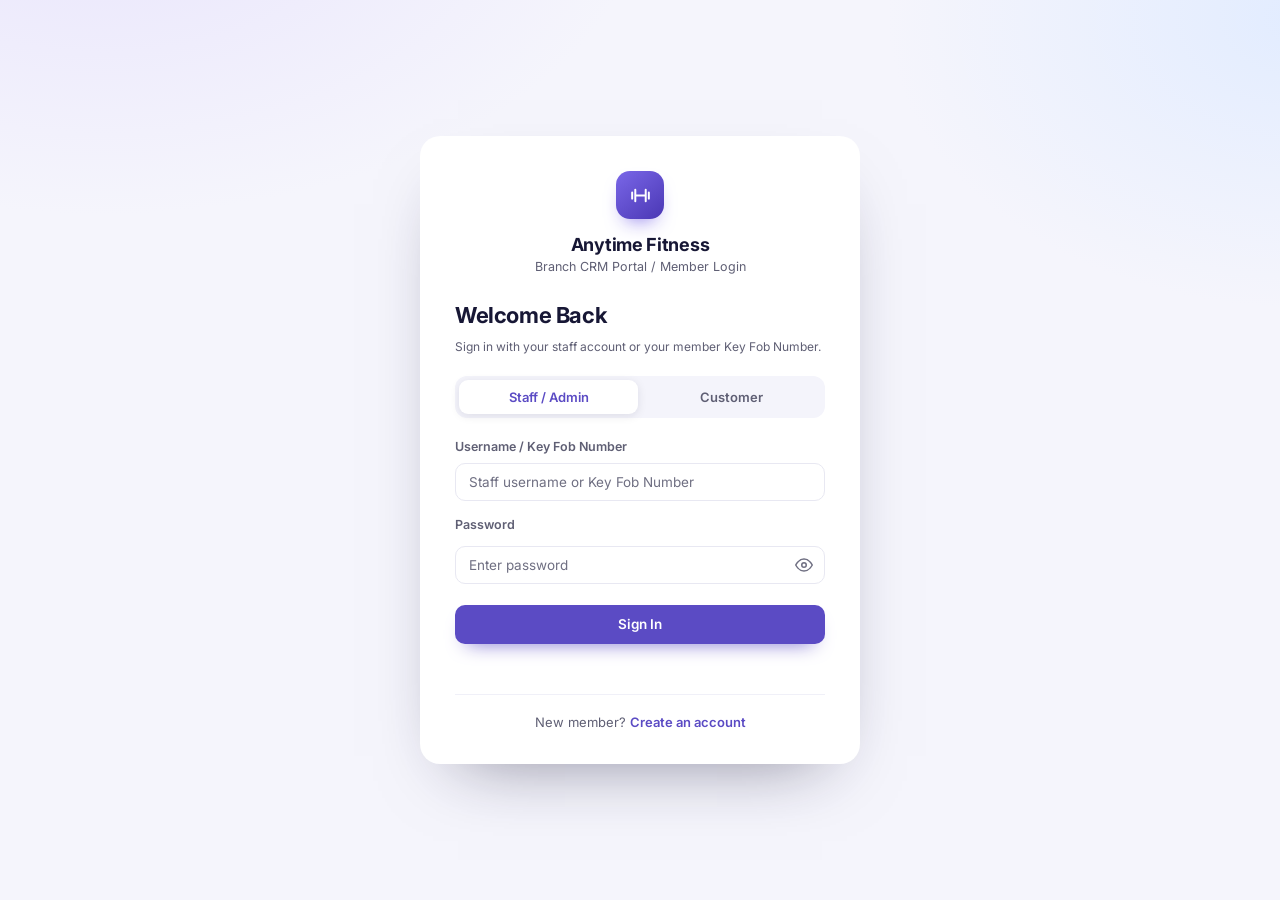
<file: customer.html>
<!DOCTYPE html>
<html lang="en">
<head>
    <meta charset="UTF-8">
    <meta name="viewport" content="width=device-width, initial-scale=1.0">
    <title>My Membership - Anytime Fitness</title>
    <link rel="preconnect" href="https://fonts.googleapis.com">
    <link rel="preconnect" href="https://fonts.gstatic.com" crossorigin>
    <link href="https://fonts.googleapis.com/css2?family=Inter:wght@400;500;600;700&display=swap" rel="stylesheet">
    <link rel="stylesheet" href="style.css">
</head>
<body>
    <input type="checkbox" id="navToggle" class="nav-toggle" aria-hidden="true" tabindex="-1">
    <label class="nav-backdrop" for="navToggle" aria-hidden="true"></label>

    <div class="app-container">
        <aside class="sidebar">
            <div class="logo-area">
                <span class="brand-mark" aria-hidden="true">
                    <svg viewBox="0 0 24 24"><path d="M4 9v6M20 9v6M7 6.5v11M17 6.5v11M7 12h10"/></svg>
                </span>
                <div class="logo-text">
                    <h2>Anytime Fitness</h2>
                    <p>Member Portal</p>
                </div>
            </div>

            <nav class="nav-menu" aria-label="Member portal pages">
                <span class="nav-section-label nav-text">My Membership</span>
                <a href="#profile" class="active" data-portal-target="profile" title="Profile">
                    <svg class="nav-icon" viewBox="0 0 24 24" aria-hidden="true"><circle cx="12" cy="8" r="3.5"/><path d="M5 20a7 7 0 0 1 14 0"/></svg>
                    <span class="nav-text">Profile</span>
                </a>
                <a href="#coach" data-portal-target="coach" title="Coach">
                    <svg class="nav-icon" viewBox="0 0 24 24" aria-hidden="true"><path d="M15.5 19v-1.5a3.5 3.5 0 0 0-3.5-3.5H6.5A3.5 3.5 0 0 0 3 17.5V19"/><circle cx="9.2" cy="7.5" r="3.2"/><path d="M21 19v-1.5a3.5 3.5 0 0 0-2.6-3.38"/><path d="M16 4.3a3.2 3.2 0 0 1 0 6.2"/></svg>
                    <span class="nav-text">Coach</span>
                </a>
                <a href="#training" data-portal-target="training" title="Training">
                    <svg class="nav-icon" viewBox="0 0 24 24" aria-hidden="true"><path d="M4 9v6M20 9v6M7 6.5v11M17 6.5v11M7 12h10"/></svg>
                    <span class="nav-text">Training</span>
                </a>
                <a href="#progress" data-portal-target="progress" title="Progress">
                    <svg class="nav-icon" viewBox="0 0 24 24" aria-hidden="true"><path d="M3 17.5l5.5-5.5 3.5 3.5L21 6.5"/><path d="M15.5 6.5H21V12"/></svg>
                    <span class="nav-text">Progress</span>
                </a>
                <a href="#support" data-portal-target="support" title="Support">
                    <svg class="nav-icon" viewBox="0 0 24 24" aria-hidden="true"><path d="M21 11.5a8.5 8.5 0 0 1-12.3 7.6L3 21l1.9-5.7A8.5 8.5 0 1 1 21 11.5Z"/></svg>
                    <span class="nav-text">Support</span>
                </a>
            </nav>

            <div class="sidebar-foot">
                <a href="login.html" onclick="logoutCustomer()" title="Logout">
                    <svg class="nav-icon" viewBox="0 0 24 24" aria-hidden="true"><path d="M15 4.5h3.5A1.5 1.5 0 0 1 20 6v12a1.5 1.5 0 0 1-1.5 1.5H15"/><path d="M10 8.5L6 12l4 3.5"/><path d="M6 12h9"/></svg>
                    <span class="nav-text">Logout</span>
                </a>
            </div>
        </aside>

        <div class="main-wrap">
            <header class="topbar">
                <label class="nav-toggle-btn" for="navToggle" title="Toggle navigation">
                    <svg viewBox="0 0 24 24" aria-hidden="true"><path d="M4 7h16M4 12h16M4 17h16"/></svg>
                </label>

                <span class="topbar-meta" id="topbarDate"></span>

                <div class="topbar-right">
                    <div class="user-chip">
                        <span class="avatar" id="userAvatar">AF</span>
                        <span class="user-chip-text">
                            <span class="user-name">My Account</span>
                            <span class="user-role" id="userRole">Signed in</span>
                        </span>
                    </div>
                </div>
            </header>

            <main class="main-content">
                <section class="page-header">
                    <span class="eyebrow">Member Portal</span>
                    <h1>Welcome, <span id="welcomeName"></span>!</h1>
                    <p>Check your membership, coach, training, progress and support conversations in one place.</p>
                </section>

                <!-- The portal is split into groups that each become a sidebar page.
                     Every group owns its own 12-column grid, so the .span-* widths
                     below keep working unchanged. -->

                <!-- 01 — Profile (includes the membership overview) -->
                <section class="portal-group portal-page" id="portalProfile" data-portal-page="profile" aria-labelledby="groupProfileTitle">
                    <header class="portal-group-head">
                        <span class="portal-group-step">01</span>
                        <div class="portal-group-heading">
                            <h2 id="groupProfileTitle">My Profile &amp; Membership</h2>
                            <p>Your membership status, plan and contact details</p>
                        </div>
                    </header>

                    <div class="portal-group-grid">
                        <section class="content-section membership-hero span-12">
                            <div>
                                <h3>Membership Status</h3>
                                <p class="card-sub">Your plan, renewal date and current standing at the branch.</p>
                            </div>
                            <span id="pStatus" class="badge active">Active</span>
                        </section>

                        <!-- Renewal panel: rendered by the js/ modules only while the membership is
                             expiring or expired, so an active term shows nothing here. -->
                        <section class="renewal-panel span-12" id="portalRenewalPanel" style="display: none;">
                            <div class="renewal-copy">
                                <h3 id="portalRenewalTitle">Membership expiring soon</h3>
                                <p class="renewal-note" id="portalRenewalNote"></p>
                                <p class="renewal-msg" id="portalRenewalMsg"></p>
                            </div>
                            <div class="renewal-actions">
                                <button type="button" class="btn-renew btn-renew-solid" id="portalRenewalBtn" onclick="requestPortalRenewal()">Renew Membership</button>
                            </div>
                        </section>

                        <section class="content-section span-12">
                            <div class="profile-photo">
                                <span class="avatar avatar-lg" id="portalAvatar" aria-hidden="true">AF</span>
                                <div class="profile-photo-copy">
                                    <h3>Profile Picture</h3>
                                    <p class="card-sub">Upload a photo so the front desk can recognize you. JPG, PNG or WebP, up to 5 MB.</p>
                                    <div class="profile-photo-actions">
                                        <input type="file" id="avatarInput" accept="image/jpeg,image/png,image/webp" hidden>
                                        <button type="button" class="btn-primary" id="avatarUploadBtn">Upload Photo</button>
                                        <button type="button" class="btn-secondary" id="avatarRemoveBtn" hidden>Remove Photo</button>
                                    </div>
                                    <p id="avatarMsg" class="success-msg" role="status" aria-live="polite"></p>
                                </div>
                            </div>
                        </section>

                        <section class="content-section span-7">
                            <div class="card-head">
                                <div>
                                    <h3>Personal Information</h3>
                                    <p class="card-sub">Details the front desk uses to reach you</p>
                                </div>
                            </div>
                            <div class="profile-grid" style="margin-top: 16px;">
                                <div class="profile-item"><label>Full Name</label><span id="pName"></span></div>
                                <div class="profile-item"><label>Email</label><span id="pEmail"></span></div>
                                <div class="profile-item"><label>Phone</label><span id="pPhone"></span></div>
                                <div class="profile-item"><label>Address</label><span id="pAddress"></span></div>
                                <div class="profile-item"><label>Key Fob Number</label><span id="pFob"></span></div>
                            </div>
                        </section>

                        <section class="content-section span-5">
                            <div class="card-head">
                                <div>
                                    <h3>My Membership Details</h3>
                                    <p class="card-sub">Plan length and expiration</p>
                                </div>
                            </div>
                            <div class="profile-grid" style="margin-top: 16px;">
                                <div class="profile-item"><label>Membership Tier</label><span id="pTier"></span></div>
                                <div class="profile-item"><label>Date Joined</label><span id="pJoined"></span></div>
                                <div class="profile-item"><label>Membership Expiration</label><span id="pExp"></span></div>
                                <div class="profile-item"><label>Frozen Until</label><span id="pFrozenUntil">—</span></div>
                                <div class="profile-item"><label>Original Expiration</label><span id="pOrigExp">—</span></div>
                            </div>
                        </section>

                        <!-- Static membership guide. This is general branch information,
                             kept separate from the personal membership details above. -->
                        <section class="content-section span-12 membership-guide" aria-labelledby="membershipGuideTitle">
                            <div class="card-head">
                                <div>
                                    <h3 id="membershipGuideTitle">Anytime Fitness – Membership Information</h3>
                                    <p class="card-sub">A quick guide to your membership, facilities and services</p>
                                </div>
                                <span class="card-chip">Member Guide</span>
                            </div>

                            <p class="membership-guide-intro">Welcome to Anytime Fitness! Your membership gives you access to a convenient fitness environment designed to support your health and wellness goals. Whether you want to improve your strength, build endurance, maintain your fitness, or develop a consistent workout routine, Anytime Fitness provides the facilities, equipment, and support to help you along the way.</p>

                            <div class="membership-accordions">
                                <details class="membership-accordion" open>
                                    <summary>
                                        <span class="membership-accordion-icon tone-brand" aria-hidden="true">
                                            <svg viewBox="0 0 24 24"><path d="M12 3.5l2.4 4.9 5.4.8-3.9 3.8.9 5.4-4.8-2.5-4.8 2.5.9-5.4-3.9-3.8 5.4-.8Z"/></svg>
                                        </span>
                                        <span class="membership-accordion-title">
                                            <span class="membership-accordion-index">1</span>
                                            Membership Benefits
                                        </span>
                                        <svg class="membership-accordion-chevron" viewBox="0 0 24 24" aria-hidden="true"><path d="M6 9l6 6 6-6"/></svg>
                                    </summary>
                                    <div class="membership-accordion-body">
                                        <ul class="membership-list">
                                            <li><strong>24/7 Gym Access:</strong> Enjoy round-the-clock access to your home gym, allowing you to work out at a time that fits your schedule.</li>
                                            <li><strong>Personalized Fitness Support:</strong> Receive guidance from professional coaches who can help you develop workout plans based on your fitness goals.</li>
                                            <li><strong>Workout Resources:</strong> Explore different workout routines, exercise guides, and fitness resources.</li>
                                            <li><strong>Progress Tracking:</strong> Monitor your fitness progress and stay informed about your workouts and personal goals.</li>
                                        </ul>
                                    </div>
                                </details>

                                <details class="membership-accordion">
                                    <summary>
                                        <span class="membership-accordion-icon tone-blue" aria-hidden="true">
                                            <svg viewBox="0 0 24 24"><path d="M4 9v6M20 9v6M7 6.5v11M17 6.5v11M7 12h10"/></svg>
                                        </span>
                                        <span class="membership-accordion-title">
                                            <span class="membership-accordion-index">2</span>
                                            Gym Facilities and Equipment
                                        </span>
                                        <svg class="membership-accordion-chevron" viewBox="0 0 24 24" aria-hidden="true"><path d="M6 9l6 6 6-6"/></svg>
                                    </summary>
                                    <div class="membership-accordion-body">
                                        <p>Members can enjoy access to a variety of gym equipment and facilities, including:</p>
                                        <ul class="membership-list">
                                            <li><strong>Strength Equipment:</strong> Squat racks, barbells, dumbbells, adjustable benches, and strength machines.</li>
                                            <li><strong>Cardio Equipment:</strong> Treadmills, stationary bikes, ellipticals, rowing machines, and stair climbers.</li>
                                            <li><strong>Functional Training Equipment:</strong> Kettlebells, resistance bands, medicine balls, battle ropes, and other training equipment.</li>
                                            <li><strong>Member Facilities:</strong> Private restrooms, showers, storage cubbies, Wi-Fi, and water fountains.</li>
                                        </ul>
                                    </div>
                                </details>

                                <details class="membership-accordion">
                                    <summary>
                                        <span class="membership-accordion-icon tone-green" aria-hidden="true">
                                            <svg viewBox="0 0 24 24"><rect x="3.5" y="5.5" width="17" height="13" rx="2.5"/><path d="M3.5 10h17M7.5 15h3"/></svg>
                                        </span>
                                        <span class="membership-accordion-title">
                                            <span class="membership-accordion-index">3</span>
                                            Membership Plans and Access
                                        </span>
                                        <svg class="membership-accordion-chevron" viewBox="0 0 24 24" aria-hidden="true"><path d="M6 9l6 6 6-6"/></svg>
                                    </summary>
                                    <div class="membership-accordion-body">
                                        <div class="membership-plans">
                                            <div class="membership-plan">
                                                <h4>6-Month Membership</h4>
                                                <span class="membership-plan-price">₱2,500<span>/mo</span></span>
                                                <span class="membership-plan-meta">6-month commitment</span>
                                            </div>
                                            <div class="membership-plan">
                                                <h4>12-Month Membership</h4>
                                                <span class="membership-plan-price">₱2,200<span>/mo</span></span>
                                                <span class="membership-plan-meta">12-month commitment</span>
                                            </div>
                                            <div class="membership-plan">
                                                <h4>18-Month Membership</h4>
                                                <span class="membership-plan-price">₱1,950<span>/mo</span></span>
                                                <span class="membership-plan-meta">18-month commitment</span>
                                            </div>
                                        </div>
                                        <p class="membership-note">Members can access participating Anytime Fitness locations worldwide using their assigned key fob.</p>
                                        <p>Your home gym serves as your primary membership location, where you can manage your membership and request assistance.</p>
                                    </div>
                                </details>

                                <details class="membership-accordion">
                                    <summary>
                                        <span class="membership-accordion-icon tone-amber" aria-hidden="true">
                                            <svg viewBox="0 0 24 24"><circle cx="9" cy="8" r="3.2"/><path d="M3.5 19v-1.5a4 4 0 0 1 4-4h3a4 4 0 0 1 4 4V19"/><path d="M16.5 5.2a3.2 3.2 0 0 1 0 5.9"/><path d="M17 14.2a4 4 0 0 1 3.5 3.3V19"/></svg>
                                        </span>
                                        <span class="membership-accordion-title">
                                            <span class="membership-accordion-index">4</span>
                                            Coaching and Personal Training Services
                                        </span>
                                        <svg class="membership-accordion-chevron" viewBox="0 0 24 24" aria-hidden="true"><path d="M6 9l6 6 6-6"/></svg>
                                    </summary>
                                    <div class="membership-accordion-body">
                                        <p>Anytime Fitness offers various coaching services to help members work toward their fitness goals, including:</p>
                                        <ul class="membership-list">
                                            <li><strong>Fitness Consultations:</strong> Discuss your fitness goals and receive guidance on getting started.</li>
                                            <li><strong>Personalized Workout Plans:</strong> Follow exercise routines designed around your individual goals.</li>
                                            <li><strong>Personal Training:</strong> Receive one-on-one guidance from a professional fitness coach.</li>
                                            <li><strong>Nutrition and Recovery Guidance:</strong> Learn about nutrition, recovery, and mobility as part of your overall fitness journey.</li>
                                            <li><strong>Equipment Orientation:</strong> Become familiar with gym equipment and how to use it appropriately.</li>
                                        </ul>
                                    </div>
                                </details>

                                <details class="membership-accordion">
                                    <summary>
                                        <span class="membership-accordion-icon tone-rose" aria-hidden="true">
                                            <svg viewBox="0 0 24 24"><path d="M12 3.5 21 19.5H3Z"/><path d="M12 9v4.5M12 16.5h.01"/></svg>
                                        </span>
                                        <span class="membership-accordion-title">
                                            <span class="membership-accordion-index">5</span>
                                            Important Membership Reminders
                                        </span>
                                        <svg class="membership-accordion-chevron" viewBox="0 0 24 24" aria-hidden="true"><path d="M6 9l6 6 6-6"/></svg>
                                    </summary>
                                    <div class="membership-accordion-body">
                                        <ul class="membership-list">
                                            <li>Keep your membership information and account details updated.</li>
                                            <li>Use your assigned key fob when entering the gym.</li>
                                            <li>Follow gym rules, equipment guidelines, and safety procedures.</li>
                                            <li>Return equipment to its designated area after use.</li>
                                            <li>Respect other members and maintain cleanliness throughout the facility.</li>
                                            <li>Contact your home gym through support tickets for questions regarding membership renewals, payments, contract terms, and account concerns.</li>
                                            <li>Check with gym staff for specific membership policies, available services, and applicable fees.</li>
                                        </ul>
                                    </div>
                                </details>
                            </div>

                            <div class="membership-closing">
                                <h4>Make Every Workout Count!</h4>
                                <p>Anytime Fitness is committed to providing a supportive environment where members can work toward their personal fitness goals. Stay consistent, make use of the available facilities and resources, and enjoy your fitness journey!</p>
                            </div>
                        </section>
                    </div>
                </section>

                <!-- 02 — Coach -->
                <section class="portal-group portal-page" id="portalCoach" data-portal-page="coach" aria-labelledby="groupCoachTitle" hidden>
                    <header class="portal-group-head">
                        <span class="portal-group-step">02</span>
                        <div class="portal-group-heading">
                            <h2 id="groupCoachTitle">My Coach</h2>
                            <p>Your assigned coach, your rating, and feedback from other members</p>
                        </div>
                    </header>

                    <div class="portal-group-grid">
                        <section class="content-section span-7">
                            <div class="card-head">
                                <div>
                                    <h3>Coach Details</h3>
                                    <p class="card-sub">Your assigned coach and contact details</p>
                                </div>
                            </div>
                            <div id="customerCoachEmpty" class="card-sub" style="margin-top:16px; display:none;">You haven't been assigned a coach yet. The front desk will assign one soon.</div>
                            <div id="customerCoachCard" class="profile-grid" style="margin-top:16px; display:none;">
                                <div class="profile-item"><label>Coach Name</label><span id="cCoachName"></span></div>
                                <div class="profile-item"><label>Specializations</label><span id="cCoachSpec"></span></div>
                                <div class="profile-item"><label>Contact Number</label><span id="cCoachPhone"></span></div>
                                <div class="profile-item"><label>Email</label><span id="cCoachEmail"></span></div>
                                <div class="profile-item"><label>Shift Schedule</label><span id="cCoachShift"></span></div>
                                <div class="profile-item"><label>Working Days</label><span id="cCoachDays"></span></div>
                                <div class="profile-item"><label>Employment Status</label><span id="cCoachStatus"></span></div>
                                <div class="profile-item"><label>Client Rating</label><span id="cCoachRating"></span></div>
                            </div>
                        </section>

                        <section class="content-section span-5">
                            <div class="card-head">
                                <div>
                                    <h3>Ratings &amp; Reviews</h3>
                                    <p class="card-sub">Rate your coach and read what members said</p>
                                </div>
                            </div>

                            <!-- Rating is member-owned: 1 rating per member. Shows the submitted review with an option to edit, or the submission/edit form. -->
                            <div id="portalRatingDone" class="rating-row" style="display:none;"></div>
                            <div id="portalRatingBox" style="display:none; margin-top:16px;">
                                <div class="form-group">
                                    <label for="portalCoachRating" id="portalCoachRatingLabel">Rate your coach</label>
                                    <select id="portalCoachRating" class="search-input">
                                        <option value="5">5 - Excellent</option>
                                        <option value="4">4 - Good</option>
                                        <option value="3" selected>3 - Average</option>
                                        <option value="2">2 - Poor</option>
                                        <option value="1">1 - Very Poor</option>
                                    </select>
                                </div>
                                <div class="form-group">
                                    <label for="portalCoachFeedbackInput" id="portalCoachFeedbackLabel">Your feedback</label>
                                    <textarea id="portalCoachFeedbackInput" class="inquiry-input" rows="3" placeholder="How has your coach been doing?"></textarea>
                                </div>
                                <div style="display: flex; gap: 8px; align-items: center; flex-wrap: wrap;">
                                    <button type="button" class="btn-primary" id="portalSubmitRatingBtn" onclick="rateCoach(window.portalCoachId)">Submit Rating</button>
                                    <button type="button" class="btn-secondary" id="portalCancelRatingBtn" onclick="cancelEditCoachRating()" style="display:none;">Cancel</button>
                                </div>
                            </div>
                            <p id="portalRatingMsg" class="success-msg" style="margin-top:10px;"></p>

                            <div class="form-group" id="portalFeedbackBox" style="display:none; margin-top:16px;">
                                <label>What members said</label>
                                <div id="portalCoachFeedbackList"></div>
                            </div>
                        </section>
                    </div>
                </section>

                <!-- 03 — Training -->
                <section class="portal-group portal-page" id="portalTraining" data-portal-page="training" aria-labelledby="groupTrainingTitle" hidden>
                    <header class="portal-group-head">
                        <span class="portal-group-step">03</span>
                        <div class="portal-group-heading">
                            <h2 id="groupTrainingTitle">My Training</h2>
                            <p>Every session booked with your coach</p>
                        </div>
                    </header>

                    <div class="portal-group-grid">
                        <section class="content-section span-12">
                            <div class="card-head">
                                <div>
                                    <h3>My Training Sessions</h3>
                                    <p class="card-sub">Upcoming and past sessions with your coach</p>
                                </div>
                                <div class="head-actions">
                                    <label class="filter-checkbox">
                                        <input type="checkbox" id="portalShowArchivedSessions">
                                        Show archived sessions
                                    </label>
                                </div>
                            </div>
                            <div id="customerSessionsEmpty" class="card-sub" style="margin-top:16px;">No training sessions scheduled yet.</div>
                            <div class="table-wrap" style="margin-top:16px;">
                                <table class="data-table">
                                    <thead>
                                        <tr>
                                            <th>Date</th>
                                            <th>Time</th>
                                            <th>Coach</th>
                                            <th>Session Type</th>
                                            <th>Status</th>
                                            <th>Notes</th>
                                        </tr>
                                    </thead>
                                    <tbody id="customerSessionsBody"></tbody>
                                </table>
                            </div>
                        </section>
                    </div>
                </section>

                <!-- 04 — Goals & Progress -->
                <section class="portal-group portal-page" id="progressSection" data-portal-page="progress" aria-labelledby="groupProgressTitle" hidden>
                    <header class="portal-group-head">
                        <span class="portal-group-step">04</span>
                        <div class="portal-group-heading">
                            <h2 id="groupProgressTitle">Member Goals &amp; Progress Tracking</h2>
                            <p>Set your goal, log your weight and measurements, follow your plan and compare photos</p>
                        </div>
                    </header>

                    <div class="portal-group-grid">
                        <section class="content-section span-12">
                            <div class="progress-panel-toolbar">
                                <label for="progressPanelSelect">Show</label>
                                <select id="progressPanelSelect" class="search-input progress-panel-select">
                                    <option value="goal">My Fitness Goal</option>
                                    <option value="weight">Weight Tracking</option>
                                    <option value="measurements">Body Measurements</option>
                                    <option value="workout">My Workout Plan</option>
                                    <option value="photos">Progress Photos</option>
                                </select>
                            </div>

                            <div class="progress-panel" data-progress-panel="goal">
                                <div class="card-head">
                                    <div>
                                        <h3>My Fitness Goal</h3>
                                        <p class="card-sub">Choose the goal you want to work toward</p>
                                    </div>
                                </div>
                                <form id="progressGoalForm" class="progress-form" style="margin-top: 16px;" novalidate>
                                    <div class="form-group">
                                        <label for="progressGoalType">Goal</label>
                                        <select id="progressGoalType" class="search-input">
                                            <option value="">Select a goal</option>
                                            <option value="Weight Loss">Weight Loss</option>
                                            <option value="Weight Gain">Weight Gain</option>
                                            <option value="Muscle Building">Muscle Building</option>
                                            <option value="General Fitness">General Fitness</option>
                                            <option value="Other">Other</option>
                                        </select>
                                    </div>
                                    <div class="form-group" id="progressGoalCustomGroup" hidden>
                                        <label for="progressGoalCustom">Custom goal</label>
                                        <input type="text" id="progressGoalCustom" class="search-input" maxlength="60" placeholder="e.g. Improve flexibility">
                                    </div>
                                    <div class="progress-form-row">
                                        <div class="form-group">
                                            <label for="progressGoalTargetWeight">Target weight (kg)</label>
                                            <input type="number" id="progressGoalTargetWeight" class="search-input" min="1" max="500" step="0.1" placeholder="e.g. 65.5">
                                        </div>
                                        <div class="form-group">
                                            <label for="progressGoalTargetDate">Target date</label>
                                            <input type="date" id="progressGoalTargetDate" class="search-input">
                                        </div>
                                    </div>
                                    <div class="form-group">
                                        <label for="progressGoalNotes">Notes</label>
                                        <textarea id="progressGoalNotes" class="inquiry-input" rows="2" maxlength="300" placeholder="What does success look like for you?"></textarea>
                                    </div>
                                    <button type="submit" class="btn-primary">Save Goal</button>
                                    <p id="progressGoalMsg" class="success-msg" role="status" aria-live="polite"></p>
                                </form>
                                <div id="progressGoalSummary" class="progress-goal-summary" hidden></div>
                                <button type="button" id="progressGoalClear" class="btn-secondary" style="margin-top: 10px;" hidden>Clear Goal</button>
                            </div>

                            <div class="progress-panel" data-progress-panel="weight" hidden>
                                <div class="card-head">
                                    <div>
                                        <h3>Weight Tracking</h3>
                                        <p class="card-sub">Record your current weight and follow the trend</p>
                                    </div>
                                    <span id="progressCurrentWeight" class="card-chip" hidden></span>
                                </div>
                                <form id="progressWeightForm" class="progress-form progress-form-row" style="margin-top: 16px;" novalidate>
                                    <div class="form-group">
                                        <label for="progressWeightValue">Weight (kg)</label>
                                        <input type="number" id="progressWeightValue" class="search-input" min="1" max="500" step="0.1" placeholder="e.g. 68.5" required>
                                    </div>
                                    <div class="progress-form-action">
                                        <button type="submit" class="btn-primary">Log Weight</button>
                                    </div>
                                </form>
                                <p id="progressWeightMsg" class="success-msg" role="status" aria-live="polite"></p>
                                <div class="progress-chart-toolbar">
                                    <label for="progressWeightChartRange">Graph view</label>
                                    <select id="progressWeightChartRange" class="search-input progress-chart-select">
                                        <option value="daily">Daily</option>
                                        <option value="monthly">Monthly</option>
                                        <option value="yearly">Yearly</option>
                                    </select>
                                </div>
                                <div id="progressWeightChart" class="progress-chart"></div>
                                <div class="progress-view-bar">
                                    <span class="progress-view-label">Browse by</span>
                                    <div class="progress-view-toggle" role="group" aria-label="Weight history view">
                                        <button type="button" class="progress-view-btn is-active" data-progress-view="weight" data-progress-view-mode="list" aria-pressed="true">List</button>
                                        <button type="button" class="progress-view-btn" data-progress-view="weight" data-progress-view-mode="calendar" aria-pressed="false">Calendar</button>
                                    </div>
                                </div>
                                <div id="progressWeightCalendar" class="progress-calendar-view" hidden></div>
                                <div id="progressWeightHistory" class="progress-history"></div>
                            </div>

                            <div class="progress-panel" data-progress-panel="measurements" hidden>
                                <div class="card-head">
                                    <div>
                                        <h3>Body Measurements</h3>
                                        <p class="card-sub">All measurements are optional—fill in only the ones you want to track. Chest, waist, hips, shoulders, neck, arms, thighs and calves are recorded in centimetres.</p>
                                    </div>
                                </div>
                                <form id="progressMeasurementForm" class="progress-form" style="margin-top: 16px;" novalidate>
                                    <div class="measurement-section">
                                        <h4>Torso &amp; Neck</h4>
                                        <div class="progress-form-row progress-form-row-3">
                                            <div class="form-group">
                                                <label for="progressMeasureChest">Chest (cm)</label>
                                                <input type="number" id="progressMeasureChest" class="search-input" min="10" max="300" step="0.1" placeholder="—">
                                            </div>
                                            <div class="form-group">
                                                <label for="progressMeasureWaist">Waist (cm)</label>
                                                <input type="number" id="progressMeasureWaist" class="search-input" min="10" max="300" step="0.1" placeholder="—">
                                            </div>
                                            <div class="form-group">
                                                <label for="progressMeasureHips">Hips (cm)</label>
                                                <input type="number" id="progressMeasureHips" class="search-input" min="10" max="300" step="0.1" placeholder="—">
                                            </div>
                                            <div class="form-group">
                                                <label for="progressMeasureShoulders">Shoulders (cm)</label>
                                                <input type="number" id="progressMeasureShoulders" class="search-input" min="10" max="300" step="0.1" placeholder="—">
                                            </div>
                                            <div class="form-group">
                                                <label for="progressMeasureNeck">Neck (cm)</label>
                                                <input type="number" id="progressMeasureNeck" class="search-input" min="5" max="150" step="0.1" placeholder="—">
                                            </div>
                                        </div>
                                    </div>

                                    <div class="measurement-section">
                                        <h4>Arms</h4>
                                        <div class="progress-form-row">
                                            <div class="form-group">
                                                <label for="progressMeasureArmLeft">Left arm (cm)</label>
                                                <input type="number" id="progressMeasureArmLeft" class="search-input" min="5" max="150" step="0.1" placeholder="—">
                                            </div>
                                            <div class="form-group">
                                                <label for="progressMeasureArmRight">Right arm (cm)</label>
                                                <input type="number" id="progressMeasureArmRight" class="search-input" min="5" max="150" step="0.1" placeholder="—">
                                            </div>
                                        </div>
                                    </div>

                                    <div class="measurement-section">
                                        <h4>Thighs</h4>
                                        <div class="progress-form-row">
                                            <div class="form-group">
                                                <label for="progressMeasureThighLeft">Left thigh (cm)</label>
                                                <input type="number" id="progressMeasureThighLeft" class="search-input" min="5" max="180" step="0.1" placeholder="—">
                                            </div>
                                            <div class="form-group">
                                                <label for="progressMeasureThighRight">Right thigh (cm)</label>
                                                <input type="number" id="progressMeasureThighRight" class="search-input" min="5" max="180" step="0.1" placeholder="—">
                                            </div>
                                        </div>
                                    </div>

                                    <div class="measurement-section">
                                        <h4>Calves</h4>
                                        <div class="progress-form-row">
                                            <div class="form-group">
                                                <label for="progressMeasureCalfLeft">Left calf (cm)</label>
                                                <input type="number" id="progressMeasureCalfLeft" class="search-input" min="5" max="120" step="0.1" placeholder="—">
                                            </div>
                                            <div class="form-group">
                                                <label for="progressMeasureCalfRight">Right calf (cm)</label>
                                                <input type="number" id="progressMeasureCalfRight" class="search-input" min="5" max="120" step="0.1" placeholder="—">
                                            </div>
                                        </div>
                                    </div>
                                    <button type="submit" class="btn-primary">Save Measurements</button>
                                    <p id="progressMeasureMsg" class="success-msg" role="status" aria-live="polite"></p>
                                </form>
                                <div class="progress-view-bar">
                                    <span class="progress-view-label">Browse by</span>
                                    <div class="progress-view-toggle" role="group" aria-label="Measurement history view">
                                        <button type="button" class="progress-view-btn is-active" data-progress-view="measurements" data-progress-view-mode="list" aria-pressed="true">List</button>
                                        <button type="button" class="progress-view-btn" data-progress-view="measurements" data-progress-view-mode="calendar" aria-pressed="false">Calendar</button>
                                    </div>
                                </div>
                                <div id="progressMeasureCalendar" class="progress-calendar-view" hidden></div>
                                <div id="progressMeasureHistory" class="progress-history"></div>
                            </div>

                            <div class="progress-panel" data-progress-panel="workout" hidden>
                                <div class="card-head">
                                    <div>
                                        <h3>My Workout Plan</h3>
                                        <p class="card-sub">Your scheduled exercises, sets and reps</p>
                                    </div>
                                </div>
                                <form id="progressWorkoutForm" class="progress-form" style="margin-top: 16px;" novalidate>
                                    <div class="progress-form-row">
                                        <div class="form-group">
                                            <label for="progressWorkoutDay">Day</label>
                                            <select id="progressWorkoutDay" class="search-input">
                                                <option value="Monday">Monday</option>
                                                <option value="Tuesday">Tuesday</option>
                                                <option value="Wednesday">Wednesday</option>
                                                <option value="Thursday">Thursday</option>
                                                <option value="Friday">Friday</option>
                                                <option value="Saturday">Saturday</option>
                                                <option value="Sunday">Sunday</option>
                                            </select>
                                        </div>
                                        <div class="form-group">
                                            <label for="progressWorkoutExercise">Exercise</label>
                                            <input type="text" id="progressWorkoutExercise" class="search-input" maxlength="50" placeholder="e.g. Bench press" required>
                                        </div>
                                    </div>
                                    <div class="progress-form-row progress-form-row-3">
                                        <div class="form-group">
                                            <label for="progressWorkoutSets">Sets</label>
                                            <input type="number" id="progressWorkoutSets" class="search-input" min="1" max="20" step="1" placeholder="3" required>
                                        </div>
                                        <div class="form-group">
                                            <label for="progressWorkoutRepsMin">Minimum reps</label>
                                            <input type="number" id="progressWorkoutRepsMin" class="search-input" min="1" max="100" step="1" placeholder="8" required>
                                        </div>
                                        <div class="form-group">
                                            <label for="progressWorkoutRepsMax">Maximum reps</label>
                                            <input type="number" id="progressWorkoutRepsMax" class="search-input" min="1" max="100" step="1" placeholder="12" required>
                                        </div>
                                    </div>
                                    <button type="submit" class="btn-primary">Add Exercise</button>
                                    <p id="progressWorkoutMsg" class="success-msg" role="status" aria-live="polite"></p>
                                </form>
                                <div id="progressWorkoutPlan" class="progress-plan"></div>
                            </div>

                            <div class="progress-panel" data-progress-panel="photos" hidden>
                                <div class="card-head">
                                    <div>
                                        <h3>Progress Photos</h3>
                                        <p class="card-sub">Upload photos over time to compare your physical progress. JPG, PNG or WebP, up to 5 MB.</p>
                                    </div>
                                </div>
                                <div class="progress-photo-form">
                                    <div class="profile-photo-actions">
                                        <input type="file" id="progressPhotoInput" accept="image/jpeg,image/png,image/webp" hidden>
                                        <button type="button" class="btn-primary" id="progressPhotoUploadBtn">Upload Progress Photo</button>
                                    </div>
                                </div>
                                <p id="progressPhotoMsg" class="success-msg" role="status" aria-live="polite"></p>
                                <div class="progress-view-bar">
                                    <span class="progress-view-label">Browse by</span>
                                    <div class="progress-view-toggle" role="group" aria-label="Progress photo view">
                                        <button type="button" class="progress-view-btn is-active" data-progress-view="photos" data-progress-view-mode="list" aria-pressed="true">Gallery</button>
                                        <button type="button" class="progress-view-btn" data-progress-view="photos" data-progress-view-mode="calendar" aria-pressed="false">Calendar</button>
                                    </div>
                                </div>
                                <div id="progressPhotoCalendar" class="progress-calendar-view" hidden></div>
                                <div id="progressPhotoGallery" class="progress-gallery"></div>
                            </div>
                        </section>
                    </div>
                </section>

                <!-- 05 — Support -->
                <section class="portal-group portal-page" id="portalSupport" data-portal-page="support" aria-labelledby="groupSupportTitle" hidden>
                    <header class="portal-group-head">
                        <span class="portal-group-step">05</span>
                        <div class="portal-group-heading">
                            <h2 id="groupSupportTitle">Support</h2>
                            <p>Send the front desk a message and follow the conversation</p>
                        </div>
                    </header>

                    <div class="portal-group-grid">
                        <section class="content-section span-5">
                            <div class="card-head">
                                <div>
                                    <h3>Send an Inquiry</h3>
                                    <p class="card-sub">Questions, feedback or a change request</p>
                                </div>
                            </div>
                            <!-- Contact details and priority are not the member's to set:
                                 contact comes from their membership record (front desk keeps
                                 it) and priority is triaged by staff. -->
                            <div class="form-group" style="margin-top: 16px;">
                                <label>Contact Details On File</label>
                                <p id="inqContact" class="dialog-preview">—</p>
                                <p class="card-meta">Taken from your membership record so everyone at the desk reaches you on the same details. Ask the front desk to update them.</p>
                            </div>
                            <div class="form-group">
                                <label for="inqMessage">Your Inquiry</label>
                                <textarea id="inqMessage" class="inquiry-input" rows="4" placeholder="Type your question, feedback, or request here..."></textarea>
                            </div>
                            <button type="button" class="btn-primary" onclick="submitInquiry()">Submit Inquiry</button>
                            <p class="card-meta" style="margin-top:8px;">Priority is set by our support team when they pick the inquiry up.</p>
                            <p id="inqStatus" class="success-msg"></p>
                        </section>

                        <section class="content-section span-7">
                            <div class="card-head">
                                <div>
                                    <h3>My Support Tickets</h3>
                                    <p class="card-sub">Click View / Hide Details to see the full conversation, including admin comments and replies.</p>
                                </div>
                            </div>
                            <div class="ticket-filter-bar" style="margin-top:16px;">
                                <input type="text" id="portalTicketSearch" class="search-input" placeholder="Search my tickets...">
                                <select id="portalStatusFilter" class="search-input">
                                    <option value="all">All Statuses</option>
                                    <option value="Open">Open</option>
                                    <option value="In Progress">In Progress</option>
                                    <option value="Resolved">Resolved</option>
                                </select>
                                <label class="filter-checkbox">
                                    <input type="checkbox" id="portalHideResolved"> Hide Resolved Tickets
                                </label>
                            </div>
                            <div id="myInquiriesList" class="ticket-list"></div>
                        </section>
                    </div>
                </section>
            </main>
        </div>
    </div>

    <div class="progress-lightbox" id="progressLightbox" hidden>
        <button type="button" class="progress-lightbox-close" id="progressLightboxClose" aria-label="Close photo">&times;</button>
        <img id="progressLightboxImg" alt="Member progress photo">
    </div>

    <script src="js/utils.js" defer></script>
    <script src="js/data.js" defer></script>
    <script src="js/ui.js" defer></script>
    <script src="js/auth.js" defer></script>
    <script src="js/members.js" defer></script>
    <script src="js/leads.js" defer></script>
    <script src="js/tickets.js" defer></script>
    <script src="js/coaches.js" defer></script>
    <script src="js/progress.js" defer></script>
    <script src="js/dashboard.js" defer></script>
    <script src="js/portal.js" defer></script>
    <script src="js/main.js" defer></script>
</body>
</html>
</file>
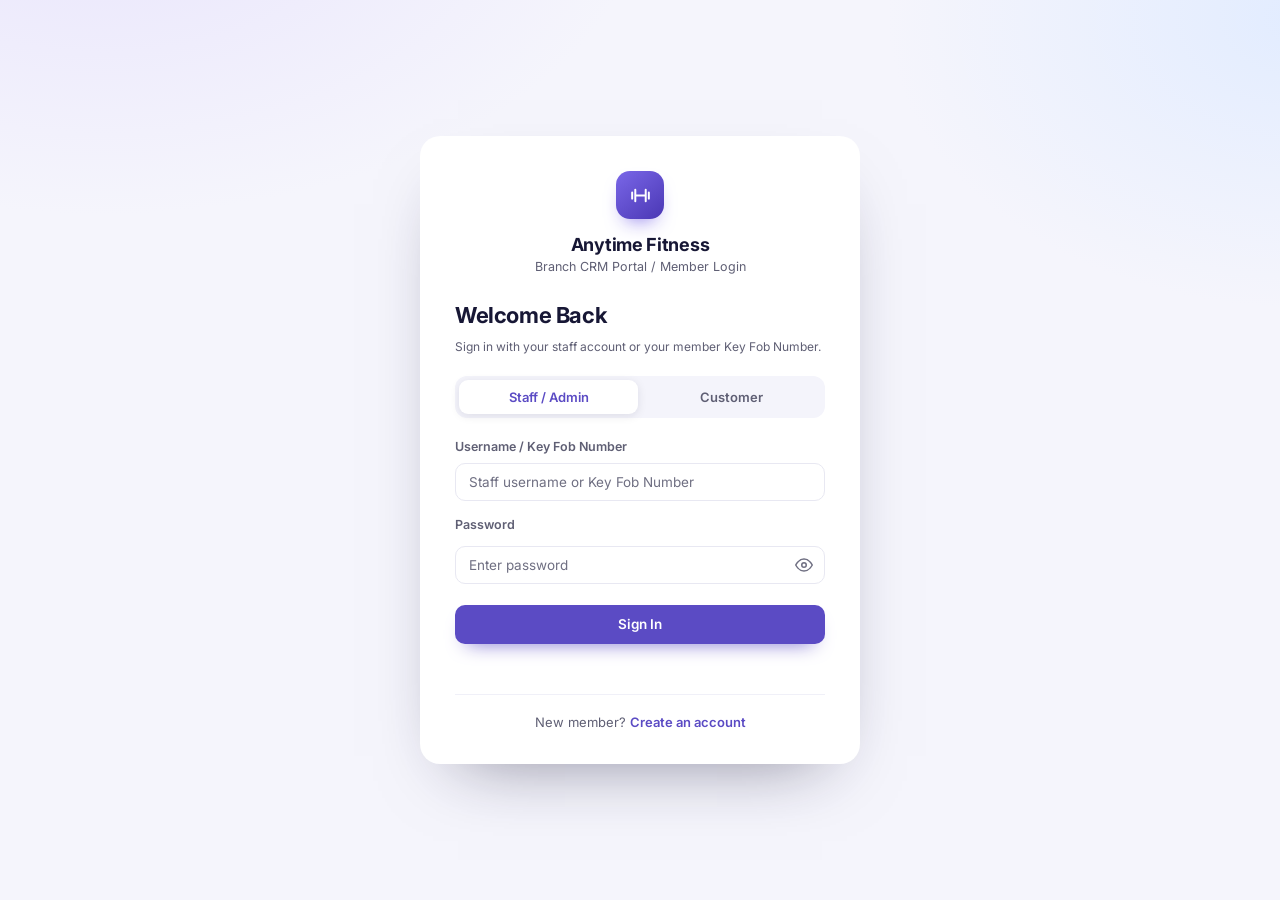
<file: login.html>
<!DOCTYPE html>
<html lang="en">
<head>
    <meta charset="UTF-8">
    <meta name="viewport" content="width=device-width, initial-scale=1.0">
    <title>Login - Anytime Fitness</title>
    <link rel="preconnect" href="https://fonts.googleapis.com">
    <link rel="preconnect" href="https://fonts.gstatic.com" crossorigin>
    <link href="https://fonts.googleapis.com/css2?family=Inter:wght@400;500;600;700&display=swap" rel="stylesheet">
    <link rel="stylesheet" href="style.css">
</head>
<body class="auth-body">
    <div class="auth-card">
        <div class="auth-brand">
            <span class="brand-mark" aria-hidden="true">
                <svg viewBox="0 0 24 24"><path d="M4 9v6M20 9v6M7 6.5v11M17 6.5v11M7 12h10"/></svg>
            </span>
            <div>
                <h2>Anytime Fitness</h2>
                <p>Branch CRM Portal / Member Login</p>
            </div>
        </div>

        <h1 style="font-size:22px;font-weight:700;letter-spacing:-.4px;">Welcome Back</h1>
        <p class="card-sub" style="margin:6px 0 20px;">Sign in with your staff account or your member Key Fob Number.</p>

        <div class="auth-tabs">
            <button type="button" id="tabAdmin" class="auth-tab active">Staff / Admin</button>
            <button type="button" id="tabCustomer" class="auth-tab">Customer</button>
        </div>

        <form id="loginForm">
            <div class="form-group">
                <label for="loginUsername">Username / Key Fob Number</label>
                <input type="text" id="loginUsername" class="search-input" placeholder="Staff username or Key Fob Number" required>
            </div>
            <div class="form-group">
                <div class="form-label-row" style="display: flex; justify-content: space-between; align-items: baseline;">
                    <label for="loginPassword">Password</label>
                    <a href="#" id="forgotPasswordLink" class="auth-link" style="display: none; font-size: 12.5px; font-weight: 500;">Forgot password?</a>
                </div>
                <div class="password-field">
                    <input type="password" id="loginPassword" class="search-input" placeholder="Enter password" required autocomplete="current-password">
                    <button type="button" class="password-toggle-btn" aria-label="Show password" title="Show password" data-toggle-for="loginPassword">
                        <svg viewBox="0 0 24 24" width="18" height="18" fill="none" stroke="currentColor" stroke-width="2" stroke-linecap="round" stroke-linejoin="round" aria-hidden="true"><path d="M1 12s4-8 11-8 11 8 11 8-4 8-11 8-11-8-11-8z"></path><circle cx="12" cy="12" r="3"></circle></svg>
                    </button>
                </div>
            </div>
            <button type="submit" class="btn-primary" style="width: 100%; margin-top: 6px;">Sign In</button>
            <p class="error-msg" id="loginError"></p>
            <p class="info-note" id="customerHint" style="display: none;">
                Customers must <a href="register.html" class="auth-link">register</a> first before logging in.
                <span style="display: block; margin-top: 4px;">Forgot your password? <a href="#" id="forgotPasswordCustomerHintLink" class="auth-link">Reset password</a></span>
            </p>
        </form>

        <p class="auth-switch">New member? <a href="register.html" class="auth-link">Create an account</a></p>
    </div>

    <!-- Customer Forgot Password Modal -->
    <div id="forgotPasswordModal" class="modal" role="dialog" aria-labelledby="forgotPasswordTitle" aria-modal="true">
        <div class="modal-content modal-small">
            <span class="close-btn" id="closeForgotModalBtn" aria-label="Close dialog">&times;</span>
            <div class="modal-header-icon" style="display: flex; align-items: center; gap: 10px; margin-bottom: 8px;">
                <span class="brand-mark" style="width: 34px; height: 34px; display: inline-flex; align-items: center; justify-content: center; background: #f4f3ff; color: var(--primary); border-radius: 9px; flex-shrink: 0;">
                    <svg viewBox="0 0 24 24" width="18" height="18" fill="none" stroke="currentColor" stroke-width="2" aria-hidden="true"><rect x="3" y="11" width="18" height="11" rx="2" ry="2"></rect><path d="M7 11V7a5 5 0 0 1 10 0v4"></path></svg>
                </span>
                <div>
                    <h2 id="forgotPasswordTitle" style="font-size: 18px; margin: 0;">Reset Customer Password</h2>
                </div>
            </div>
            <p class="card-meta" style="margin-bottom: 16px;">Verify your registered membership details to reset your customer account password.</p>

            <!-- Step 1: Verification Form -->
            <form id="forgotStepVerify">
                <div class="form-group">
                    <label for="forgotIdentifier">Key Fob Number or Registered Email <span style="color: var(--danger);">*</span></label>
                    <input type="text" id="forgotIdentifier" class="search-input" placeholder="e.g. 12345678 or name@example.com" required autocomplete="username">
                </div>
                <div class="form-group">
                    <label for="forgotBirthday">Date of Birth <span style="color: var(--danger);">*</span></label>
                    <input type="date" id="forgotBirthday" class="search-input" required autocomplete="bday">
                </div>
                <div class="form-group">
                    <label for="forgotPhone">Registered Phone (Optional)</label>
                    <div class="phone-field">
                        <span class="phone-prefix" aria-hidden="true">
                            <span>+63</span>
                        </span>
                        <input type="tel" id="forgotPhone" class="search-input" placeholder="912 345 6789" inputmode="numeric">
                    </div>
                    <p class="card-meta" style="margin-top: 4px;">Optional alternate verification if your birthday cannot be verified.</p>
                </div>
                <p class="error-msg" id="forgotVerifyError" style="margin-top: 6px;"></p>
                <div class="modal-actions" style="margin-top: 16px; padding-top: 14px;">
                    <button type="button" class="btn-secondary" id="btnCancelForgot">Cancel</button>
                    <button type="submit" class="btn-primary" id="btnSubmitVerify">Verify Account</button>
                </div>
            </form>

            <!-- Step 2: New Password Form -->
            <form id="forgotStepReset" style="display: none;">
                <div class="forgot-badge" id="forgotMemberBadge">
                    <div class="forgot-badge-title">
                        <svg viewBox="0 0 24 24" width="16" height="16" fill="none" stroke="currentColor" stroke-width="2.5"><polyline points="20 6 9 17 4 12"></polyline></svg>
                        <span>Account Verified</span>
                    </div>
                    <div id="forgotVerifiedMemberName" style="font-weight: 600;">Member: —</div>
                    <div id="forgotVerifiedKeyFob" class="forgot-badge-detail">Key Fob Number: —</div>
                </div>

                <div class="form-group">
                    <label for="forgotNewPassword">New Password <span style="color: var(--danger);">*</span></label>
                    <div class="password-field">
                        <input type="password" id="forgotNewPassword" class="search-input" placeholder="Enter new password" minlength="8" maxlength="128" required autocomplete="new-password">
                        <button type="button" class="password-toggle-btn" aria-label="Show password" title="Show password" data-toggle-for="forgotNewPassword">
                            <svg viewBox="0 0 24 24" width="18" height="18" fill="none" stroke="currentColor" stroke-width="2" stroke-linecap="round" stroke-linejoin="round" aria-hidden="true"><path d="M1 12s4-8 11-8 11 8 11 8-4 8-11 8-11-8-11-8z"></path><circle cx="12" cy="12" r="3"></circle></svg>
                        </button>
                    </div>
                    <div class="password-criteria" id="forgotPasswordCriteria">
                        <span class="criteria-item crit-length">8–128 characters</span>
                        <span class="criteria-item crit-upper">1 uppercase (A-Z)</span>
                        <span class="criteria-item crit-lower">1 lowercase (a-z)</span>
                        <span class="criteria-item crit-number">1 number (0-9)</span>
                    </div>
                    <p class="card-meta" style="margin-top: 4px;">Special characters are optional.</p>
                </div>
                <div class="form-group">
                    <label for="forgotConfirmPassword">Confirm New Password <span style="color: var(--danger);">*</span></label>
                    <div class="password-field">
                        <input type="password" id="forgotConfirmPassword" class="search-input" placeholder="Re-enter new password" minlength="8" maxlength="128" required autocomplete="new-password">
                        <button type="button" class="password-toggle-btn" aria-label="Show password" title="Show password" data-toggle-for="forgotConfirmPassword">
                            <svg viewBox="0 0 24 24" width="18" height="18" fill="none" stroke="currentColor" stroke-width="2" stroke-linecap="round" stroke-linejoin="round" aria-hidden="true"><path d="M1 12s4-8 11-8 11 8 11 8-4 8-11 8-11-8-11-8z"></path><circle cx="12" cy="12" r="3"></circle></svg>
                        </button>
                    </div>
                </div>
                <p class="error-msg" id="forgotResetError" style="margin-top: 6px;"></p>
                <div class="modal-actions" style="margin-top: 16px; padding-top: 14px;">
                    <button type="button" class="btn-secondary" id="btnBackToVerify">Back</button>
                    <button type="submit" class="btn-primary" id="btnSubmitReset">Reset Password</button>
                </div>
            </form>

            <!-- Step 3: Success Confirmation -->
            <div id="forgotStepSuccess" style="display: none; text-align: center; padding: 8px 0;">
                <div class="forgot-success-icon">
                    <svg viewBox="0 0 24 24" width="28" height="28" fill="none" stroke="currentColor" stroke-width="2.5"><polyline points="20 6 9 17 4 12"></polyline></svg>
                </div>
                <h3 class="forgot-success-title">Password Successfully Reset!</h3>
                <p style="font-size: 13px; color: var(--text-secondary); margin-bottom: 14px; line-height: 1.5;">
                    Your customer portal password has been updated. You can now sign in using your Key Fob Number and your new password.
                </p>
                <div class="fob-display" id="forgotSuccessFob" style="margin: 12px 0 16px; font-size: 24px; padding: 12px;"></div>
                <button type="button" class="btn-primary" id="btnForgotGoLogin" style="width: 100%;">Proceed to Sign In</button>
            </div>
        </div>
    </div>

    <script src="js/utils.js" defer></script>
    <script src="js/data.js" defer></script>
    <script src="js/ui.js" defer></script>
    <script src="js/auth.js" defer></script>
    <script src="js/members.js" defer></script>
    <script src="js/leads.js" defer></script>
    <script src="js/tickets.js" defer></script>
    <script src="js/coaches.js" defer></script>
    <script src="js/dashboard.js" defer></script>
    <script src="js/main.js" defer></script>
</body>
</html>
</file>
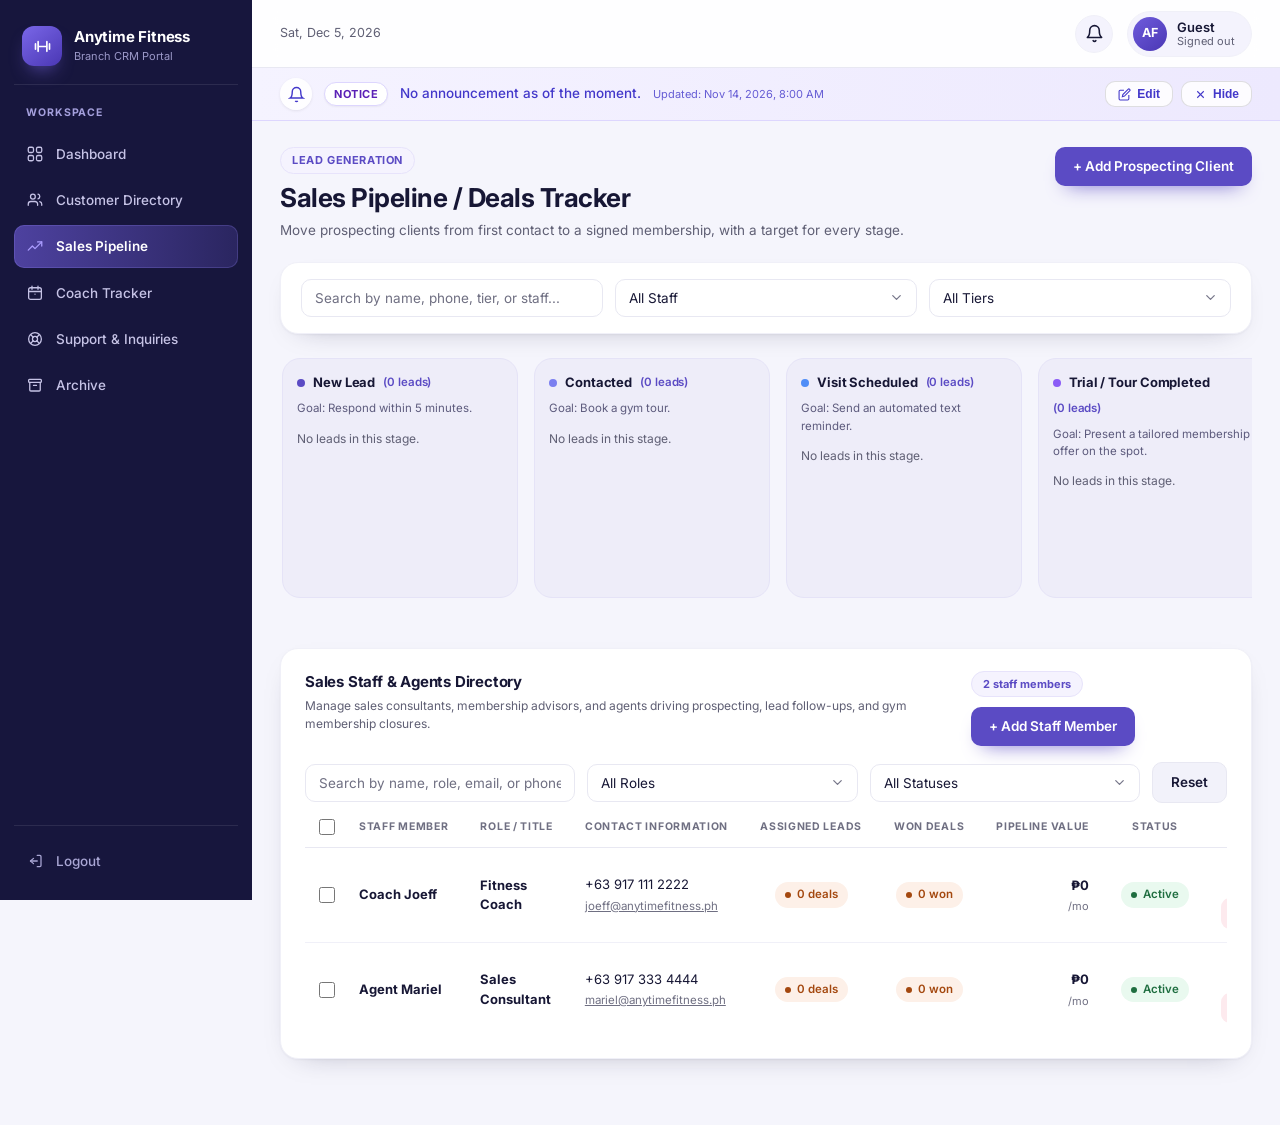
<file: pipeline.html>
<!DOCTYPE html>
<html lang="en">
<head>
    <meta charset="UTF-8">
    <meta name="viewport" content="width=device-width, initial-scale=1.0">
    <title>Sales Pipeline - Anytime Fitness CRM</title>
    <link rel="preconnect" href="https://fonts.googleapis.com">
    <link rel="preconnect" href="https://fonts.gstatic.com" crossorigin>
    <link href="https://fonts.googleapis.com/css2?family=Inter:wght@400;500;600;700&display=swap" rel="stylesheet">
    <link rel="stylesheet" href="style.css">
</head>
<body>
    <input type="checkbox" id="navToggle" class="nav-toggle" aria-hidden="true" tabindex="-1">
    <label class="nav-backdrop" for="navToggle" aria-hidden="true"></label>

    <div class="app-container">
        <aside class="sidebar">
            <div class="logo-area">
                <span class="brand-mark" aria-hidden="true">
                    <svg viewBox="0 0 24 24"><path d="M4 9v6M20 9v6M7 6.5v11M17 6.5v11M7 12h10"/></svg>
                </span>
                <div class="logo-text">
                    <h2>Anytime Fitness</h2>
                    <p>Branch CRM Portal</p>
                </div>
            </div>
            <nav class="nav-menu">
                <span class="nav-section-label nav-text">Workspace</span>
                <a href="index.html" title="Dashboard">
                    <svg class="nav-icon" viewBox="0 0 24 24" aria-hidden="true"><rect x="3" y="3" width="7" height="7" rx="2"/><rect x="14" y="3" width="7" height="7" rx="2"/><rect x="3" y="14" width="7" height="7" rx="2"/><rect x="14" y="14" width="7" height="7" rx="2"/></svg>
                    <span class="nav-text">Dashboard</span>
                </a>
                <a href="members.html" title="Customer Directory">
                    <svg class="nav-icon" viewBox="0 0 24 24" aria-hidden="true"><path d="M15.5 19v-1.5a3.5 3.5 0 0 0-3.5-3.5H6.5A3.5 3.5 0 0 0 3 17.5V19"/><circle cx="9.2" cy="7.5" r="3.2"/><path d="M21 19v-1.5a3.5 3.5 0 0 0-2.6-3.38"/><path d="M16 4.3a3.2 3.2 0 0 1 0 6.2"/></svg>
                    <span class="nav-text">Customer Directory</span>
                </a>
                <a href="pipeline.html" class="active" title="Sales Pipeline">
                    <svg class="nav-icon" viewBox="0 0 24 24" aria-hidden="true"><path d="M3 17.5l5.5-5.5 3.5 3.5L21 6.5"/><path d="M15.5 6.5H21V12"/></svg>
                    <span class="nav-text">Sales Pipeline</span>
                </a>
                <a href="coach.html" title="Coach Tracker">
                    <svg class="nav-icon" viewBox="0 0 24 24" aria-hidden="true"><rect x="3.5" y="5" width="17" height="15.5" rx="2.5"/><path d="M8 3v4M16 3v4M3.5 10h17"/><path d="M12 13.5h.01"/></svg>
                    <span class="nav-text">Coach Tracker</span>
                </a>
                <a href="tickets.html" title="Support &amp; Inquiries">
                    <svg class="nav-icon" viewBox="0 0 24 24" aria-hidden="true"><circle cx="12" cy="12" r="8.5"/><circle cx="12" cy="12" r="3.4"/><path d="M6.1 6.1l3.5 3.5M14.4 14.4l3.5 3.5M17.9 6.1l-3.5 3.5M9.6 14.4l-3.5 3.5"/></svg>
                    <span class="nav-text">Support &amp; Inquiries</span>
                </a>
                <a href="archive.html" title="Archive">
                    <svg class="nav-icon" viewBox="0 0 24 24" aria-hidden="true"><rect x="3.5" y="4.5" width="17" height="4" rx="1.2"/><path d="M5 8.5v10a1.5 1.5 0 0 0 1.5 1.5h11a1.5 1.5 0 0 0 1.5-1.5v-10"/><path d="M10 12.5h4"/></svg>
                    <span class="nav-text">Archive</span>
                </a>
            </nav>
            <div class="sidebar-foot">
                <a href="login.html" onclick="logoutCustomer()" title="Logout">
                    <svg class="nav-icon" viewBox="0 0 24 24" aria-hidden="true"><path d="M15 4.5h3.5A1.5 1.5 0 0 1 20 6v12a1.5 1.5 0 0 1-1.5 1.5H15"/><path d="M10 8.5L6 12l4 3.5"/><path d="M6 12h9"/></svg>
                    <span class="nav-text">Logout</span>
                </a>
            </div>
        </aside>

        <div class="main-wrap">
            <header class="topbar">
                <label class="nav-toggle-btn" for="navToggle" title="Toggle navigation">
                    <svg viewBox="0 0 24 24" aria-hidden="true"><path d="M4 7h16M4 12h16M4 17h16"/></svg>
                </label>

                <span class="topbar-meta" id="topbarDate"></span>

                <div class="topbar-right">
                    <!-- Collapsible Notification Bell for Recent Activity -->
                    <div class="notification-wrap" id="notificationWrap">
                        <button type="button" class="notification-btn" id="notificationBellBtn" aria-label="Recent Activity Notifications" aria-expanded="false" aria-haspopup="true" title="Recent Activity">
                            <svg class="bell-icon" viewBox="0 0 24 24" aria-hidden="true">
                                <path d="M18 8A6 6 0 0 0 6 8c0 7-3 9-3 9h18s-3-2-3-9"></path>
                                <path d="M13.73 21a2 2 0 0 1-3.46 0"></path>
                            </svg>
                            <span class="notification-badge" id="notificationBadge" hidden>0</span>
                        </button>

                        <div class="notification-dropdown" id="notificationDropdown" role="region" aria-label="Recent Activity Notifications" hidden>
                            <div class="notification-dropdown-head">
                                <div class="notification-head-left">
                                    <div class="notification-title-row">
                                        <h3 class="notification-heading">Recent Activity</h3>
                                        <span class="notification-count-pill" id="notificationCountPill">0</span>
                                    </div>
                                    <p class="notification-sub" id="notificationSub">Latest actions across the CRM</p>
                                </div>
                                <div class="notification-head-actions">
                                    <button type="button" id="activityClearAll" class="activity-clear-btn" title="Clear all notifications">Clear All</button>
                                    <button type="button" id="activityViewAll" class="activity-view-all" aria-expanded="false" hidden>View All →</button>
                                </div>
                            </div>
                            <div id="recentActivityList" class="activity-list"></div>
                        </div>
                    </div>

                    <div class="user-chip">
                        <span class="avatar" id="userAvatar">AF</span>
                        <span class="user-chip-text">
                            <span class="user-name" id="userProfile">Guest</span>
                            <span class="user-role" id="userRole">Signed out</span>
                        </span>
                    </div>
                </div>
            </header>

            <!-- Editable Admin Announcement Banner -->
            <aside id="adminAnnouncementBanner" class="admin-announcement-bar" aria-label="Branch Announcement"></aside>

            <main class="main-content">
                <section class="page-header">
                    <div class="page-header-row">
                        <div>
                            <span class="eyebrow">Lead Generation</span>
                            <h1>Sales Pipeline / Deals Tracker</h1>
                            <p>Move prospecting clients from first contact to a signed membership, with a target for every stage.</p>
                        </div>
                        <button id="openPipelineModal" class="btn-primary">+ Add Prospecting Client</button>
                    </div>
                </section>

                <!-- Pipeline Search & Filters -->
                <section class="filter-section">
                    <div class="ticket-filter-bar">
                        <input type="text" id="pipelineSearch" class="search-input" placeholder="Search by name, phone, tier, or staff...">
                        <select id="filterStaff" class="search-input"></select>
                        <select id="filterTier" class="search-input">
                            <option value="all">All Tiers</option>
                            <option value="6-Month Membership">6-Month Membership (₱2,500/mo)</option>
                            <option value="12-Month Membership">12-Month Membership (₱2,200/mo)</option>
                            <option value="18-Month Membership">18-Month Membership (₱1,950/mo)</option>
                        </select>
                    </div>
                </section>

                <!-- Kanban Board with Pipeline Stages, Goals and Deal Value Counters -->
                <section class="kanban-board" id="pipelineBoard">
                    <div class="kanban-column" data-stage="new-lead">
                        <h3>New Lead</h3>
                        <p class="stage-goal">Goal: Respond within 5 minutes.</p>
                        <div class="kanban-cards"></div>
                    </div>

                    <div class="kanban-column" data-stage="contacted">
                        <h3>Contacted</h3>
                        <p class="stage-goal">Goal: Book a gym tour.</p>
                        <div class="kanban-cards"></div>
                    </div>

                    <div class="kanban-column" data-stage="visit">
                        <h3>Visit Scheduled</h3>
                        <p class="stage-goal">Goal: Send an automated text reminder.</p>
                        <div class="kanban-cards"></div>
                    </div>

                    <div class="kanban-column" data-stage="trial">
                        <h3>Trial / Tour Completed</h3>
                        <p class="stage-goal">Goal: Present a tailored membership offer on the spot.</p>
                        <div class="kanban-cards"></div>
                    </div>

                    <div class="kanban-column" data-stage="won">
                        <h3>Membership (Won)</h3>
                        <p class="stage-goal">Goal: Trigger onboarding and welcome sequence.</p>
                        <div class="kanban-cards"></div>
                    </div>

                    <div class="kanban-column" data-stage="lost">
                        <h3>Closed / Lost</h3>
                        <p class="stage-goal">Goal: Move to a long-term re-engagement email list.</p>
                        <div class="kanban-cards"></div>
                    </div>
                </section>

                <!-- Sales Staff & Agents Directory (Option A: Stacked below the Kanban board) -->
                <section class="content-section" id="salesStaffSection" style="margin-top: 36px;">
                    <div class="card-head">
                        <div>
                            <h2>Sales Staff &amp; Agents Directory</h2>
                            <p class="card-sub">Manage sales consultants, membership advisors, and agents driving prospecting, lead follow-ups, and gym membership closures.</p>
                        </div>
                        <div class="head-actions">
                            <span class="card-chip" id="staffDirectoryCount">0 staff members</span>
                            <button type="button" id="openStaffModal" class="btn-primary">+ Add Staff Member</button>
                        </div>
                    </div>

                    <!-- Staff Directory Search & Filter Bar -->
                    <div class="ticket-filter-bar" style="margin-top: 16px; margin-bottom: 16px;">
                        <input type="text" id="searchStaff" class="search-input" placeholder="Search by name, role, email, or phone...">
                        <select id="filterStaffRole" class="search-input">
                            <option value="all">All Roles</option>
                            <option value="Sales Consultant">Sales Consultant</option>
                            <option value="Membership Advisor">Membership Advisor</option>
                            <option value="Front Desk Agent">Front Desk Agent</option>
                            <option value="Sales Manager">Sales Manager</option>
                            <option value="Fitness Coach">Fitness Coach</option>
                        </select>
                        <select id="filterStaffStatus" class="search-input">
                            <option value="all">All Statuses</option>
                            <option value="Active">Active</option>
                            <option value="On Leave">On Leave</option>
                            <option value="Inactive">Inactive</option>
                        </select>
                        <button type="button" id="resetStaffFilters" class="btn-secondary" style="white-space: nowrap;">Reset</button>
                    </div>

                    <!-- Bulk Actions Bar for Sales Staff Directory -->
                    <div id="staffBulkActionBar" class="bulk-action-bar" hidden style="display: none; margin-top: 0; margin-bottom: 16px;">
                        <div class="bulk-bar-left">
                            <span class="bulk-selection-count">
                                <span class="bulk-count-badge" id="staffBulkSelectedCount">0</span>
                                <span id="staffBulkSelectedLabel">staff selected</span>
                            </span>
                            <button type="button" class="bulk-btn-link" id="staffBulkSelectAllMatchingBtn">Select all matching (<span id="staffBulkTotalMatchingCount">0</span>)</button>
                            <button type="button" class="bulk-btn-link" id="staffBulkDeselectBtn">Clear selection</button>
                        </div>
                        <div class="bulk-bar-actions">
                            <button type="button" class="btn-bulk btn-bulk-status" id="bulkStaffStatusBtn" title="Change employment status of selected staff">
                                <svg viewBox="0 0 24 24" width="14" height="14" fill="none" stroke="currentColor" stroke-width="2" stroke-linecap="round" stroke-linejoin="round" aria-hidden="true"><circle cx="12" cy="12" r="8.5"/><path d="M12 7.5V12l3 2"/></svg>
                                <span>Change Status</span>
                            </button>
                            <button type="button" class="btn-bulk btn-bulk-tier" id="bulkStaffRoleBtn" title="Change role of selected staff">
                                <svg viewBox="0 0 24 24" width="14" height="14" fill="none" stroke="currentColor" stroke-width="2" stroke-linecap="round" stroke-linejoin="round" aria-hidden="true"><path d="M12 3.5l2.4 4.9 5.4.8-3.9 3.8.9 5.4-4.8-2.5-4.8 2.5.9-5.4-3.9-3.8 5.4-.8Z"/></svg>
                                <span>Change Role</span>
                            </button>
                            <button type="button" class="btn-bulk btn-bulk-reassign" id="bulkStaffReassignBtn" title="Reassign pipeline leads from selected staff">
                                <svg viewBox="0 0 24 24" width="14" height="14" fill="none" stroke="currentColor" stroke-width="2" stroke-linecap="round" stroke-linejoin="round" aria-hidden="true"><path d="M16 3h5v5M4 20L21 3M21 16v5h-5M15 15l6 6M4 4l5 5"/></svg>
                                <span>Reassign Leads</span>
                            </button>
                            <button type="button" class="btn-bulk btn-bulk-delete" id="bulkStaffDeleteBtn" title="Delete selected staff members">
                                <svg viewBox="0 0 24 24" width="14" height="14" fill="none" stroke="currentColor" stroke-width="2" stroke-linecap="round" stroke-linejoin="round" aria-hidden="true"><path d="M3 6h18M19 6v14a2 2 0 0 1-2 2H7a2 2 0 0 1-2-2V6m3 0V4a2 2 0 0 1 2-2h4a2 2 0 0 1 2 2v2"/><line x1="10" y1="11" x2="10" y2="17"/><line x1="14" y1="11" x2="14" y2="17"/></svg>
                                <span>Delete Selected</span>
                            </button>
                            <button type="button" class="bulk-close-btn" id="staffBulkBarCloseBtn" title="Clear selection" aria-label="Clear selection">&times;</button>
                        </div>
                    </div>

                    <!-- Staff Directory Data Table -->
                    <div class="table-wrap">
                        <table class="data-table">
                            <thead>
                                <tr>
                                    <th class="th-checkbox">
                                        <input type="checkbox" id="selectAllStaff" title="Select all visible staff" aria-label="Select all visible staff">
                                    </th>
                                    <th>Staff Member</th>
                                    <th>Role / Title</th>
                                    <th>Contact Information</th>
                                    <th style="text-align: center;">Assigned Leads</th>
                                    <th style="text-align: center;">Won Deals</th>
                                    <th style="text-align: right;">Pipeline Value</th>
                                    <th style="text-align: center;">Status</th>
                                    <th style="text-align: right;">Actions</th>
                                </tr>
                            </thead>
                            <tbody id="staffTableBody"></tbody>
                        </table>
                    </div>
                </section>
            </main>
        </div>
    </div>

    <!-- Add / Edit Prospecting Client Modal -->
    <div id="pipelineModal" class="modal">
        <div class="modal-content modal-wide">
            <span class="close-btn" id="closePipelineModal">&times;</span>
            <h2 id="pipelineModalTitle">Add Prospecting Client</h2>
            <form id="pipelineForm">
                <input type="hidden" id="leadId">
                <div class="details-summary">
                    <div class="form-group">
                        <label for="leadFirstName">First Name</label>
                        <input type="text" id="leadFirstName" class="search-input" placeholder="Enter first name" maxlength="50" required>
                    </div>
                    <div class="form-group">
                        <label for="leadMiddleName">Middle Name</label>
                        <input type="text" id="leadMiddleName" class="search-input" placeholder="Enter middle name" maxlength="50">
                    </div>
                    <div class="form-group">
                        <label for="leadLastName">Last Name</label>
                        <input type="text" id="leadLastName" class="search-input" placeholder="Enter last name" maxlength="50" required>
                    </div>
                    <div class="form-group">
                        <label for="leadPhone">Phone</label>
                        <div class="phone-field">
                            <span class="phone-prefix" aria-hidden="true">
                                <svg class="phone-flag" viewBox="0 0 30 20" focusable="false">
                                    <rect width="30" height="10" fill="#0038A8"/>
                                    <rect y="10" width="30" height="10" fill="#CE1126"/>
                                    <path d="M0 0 L12.5 10 L0 20 Z" fill="#fff"/>
                                    <circle cx="3.4" cy="10" r="1.5" fill="#FCD116"/>
                                    <g fill="#FCD116">
                                        <path d="M0 -1.15 L0.33 -0.35 L1.09 -0.35 L0.48 0.14 L0.71 0.94 L0 0.45 L-0.71 0.94 L-0.48 0.14 L-1.09 -0.35 L-0.33 -0.35 Z" transform="translate(2.1 3.1)"/>
                                        <path d="M0 -1.15 L0.33 -0.35 L1.09 -0.35 L0.48 0.14 L0.71 0.94 L0 0.45 L-0.71 0.94 L-0.48 0.14 L-1.09 -0.35 L-0.33 -0.35 Z" transform="translate(2.1 16.9)"/>
                                        <path d="M0 -1.15 L0.33 -0.35 L1.09 -0.35 L0.48 0.14 L0.71 0.94 L0 0.45 L-0.71 0.94 L-0.48 0.14 L-1.09 -0.35 L-0.33 -0.35 Z" transform="translate(9 10)"/>
                                    </g>
                                </svg>
                                <span>+63</span>
                            </span>
                            <input type="text" id="leadPhone" class="search-input" placeholder="912 345 6789" inputmode="numeric" pattern="\d{10}" title="Enter the 10-digit mobile number after +63">
                        </div>
                    </div>
                    <div class="form-group">
                        <label for="leadEmail">Email</label>
                        <input type="email" id="leadEmail" class="search-input" placeholder="e.g. john@example.com">
                    </div>
                    <div class="form-group">
                        <label for="leadTier">Target Tier</label>
                        <select id="leadTier" class="search-input">
                            <option value="6-Month Membership">6-Month Membership (₱2,500/mo)</option>
                            <option value="12-Month Membership">12-Month Membership (₱2,200/mo)</option>
                            <option value="18-Month Membership">18-Month Membership (₱1,950/mo)</option>
                        </select>
                    </div>
                    <div class="form-group">
                        <label for="leadStaff">Assigned Staff</label>
                        <select id="leadStaff" class="search-input"></select>
                    </div>
                    <div class="form-group">
                        <label for="leadHeat">Lead Heat</label>
                        <select id="leadHeat" class="search-input">
                            <option value="Hot">Hot Lead</option>
                            <option value="Warm">Warm</option>
                            <option value="Cold">Cold</option>
                        </select>
                    </div>
                    <div class="form-group">
                        <label for="leadStage">Stage</label>
                        <select id="leadStage" class="search-input">
                            <option value="new-lead">New Lead</option>
                            <option value="contacted">Contacted</option>
                            <option value="visit">Visit Scheduled</option>
                            <option value="trial">Trial / Tour Completed</option>
                            <option value="won">Membership (Won)</option>
                            <option value="lost">Closed / Lost</option>
                        </select>
                    </div>
                    <div class="form-group">
                        <label for="leadFollowUp">Next Follow-up</label>
                        <input type="date" id="leadFollowUp" class="search-input">
                    </div>
                    <div class="form-group">
                        <label for="leadValue">Monthly Value (₱/mo)</label>
                        <input type="number" id="leadValue" class="search-input" min="0" step="1" placeholder="e.g. 2500" readonly>
                    </div>
                </div>
                    <div class="form-group">
                        <label for="leadNotes">Notes</label>
                        <textarea id="leadNotes" class="inquiry-input" rows="3" placeholder="Add notes about this prospect..."></textarea>
                    </div>
                    <div class="form-group" id="lostReasonGroup" style="display:none;">
                        <label for="leadLostReason">Lost Reason</label>
                        <textarea id="leadLostReason" class="inquiry-input" rows="2" placeholder="Why was this lead lost (for re-engagement tracking)?"></textarea>
                    </div>
                <div class="modal-actions">
                    <button type="button" class="btn-secondary" id="cancelPipelineModal">Cancel</button>
                    <button type="submit" class="btn-primary">Save Client</button>
                </div>
            </form>
        </div>
    </div>

    <!-- Add / Edit Sales Staff Member Modal -->
    <div id="staffModal" class="modal" role="dialog" aria-modal="true" aria-labelledby="staffModalTitle">
        <div class="modal-content modal-medium">
            <span class="close-btn" id="closeStaffModal" aria-label="Close dialog">&times;</span>
            <h2 id="staffModalTitle">Add Sales Staff Member</h2>
            <form id="staffForm" novalidate>
                <input type="hidden" id="staffId">
                <div class="details-summary">
                    <div class="form-group">
                        <label for="staffFirstName">First Name <span style="color: var(--primary);">*</span></label>
                        <input type="text" id="staffFirstName" class="search-input" placeholder="Enter first name" maxlength="50" required autocomplete="off">
                    </div>
                    <div class="form-group">
                        <label for="staffMiddleName">Middle Name <span style="color: var(--text-muted); font-size: 11px;">(Optional)</span></label>
                        <input type="text" id="staffMiddleName" class="search-input" placeholder="Enter middle name" maxlength="50" autocomplete="off">
                    </div>
                    <div class="form-group">
                        <label for="staffLastName">Last Name <span style="color: var(--primary);">*</span></label>
                        <input type="text" id="staffLastName" class="search-input" placeholder="Enter last name" maxlength="50" required autocomplete="off">
                    </div>
                    <div class="form-group">
                        <label for="staffRole">Role / Position <span style="color: var(--primary);">*</span></label>
                        <select id="staffRole" class="search-input" required>
                            <option value="" disabled selected>Select a role...</option>
                            <option value="Sales Consultant">Sales Consultant</option>
                            <option value="Membership Advisor">Membership Advisor</option>
                            <option value="Front Desk Agent">Front Desk Agent</option>
                            <option value="Sales Manager">Sales Manager</option>
                            <option value="Fitness Coach">Fitness Coach</option>
                        </select>
                    </div>
                    <div class="form-group">
                        <label for="staffEmail">Email Address <span style="color: var(--primary);">*</span></label>
                        <input type="email" id="staffEmail" class="search-input" placeholder="e.g. staff@anytimefitness.ph" required autocomplete="off">
                    </div>
                    <div class="form-group">
                        <label for="staffPhone">Contact Phone <span style="color: var(--primary);">*</span></label>
                        <div class="phone-field">
                            <span class="phone-prefix" aria-hidden="true">
                                <svg class="phone-flag" viewBox="0 0 30 20" focusable="false">
                                    <rect width="30" height="10" fill="#0038A8"/>
                                    <rect y="10" width="30" height="10" fill="#CE1126"/>
                                    <path d="M0 0 L12.5 10 L0 20 Z" fill="#fff"/>
                                    <circle cx="3.4" cy="10" r="1.5" fill="#FCD116"/>
                                    <g fill="#FCD116">
                                        <path d="M0 -1.15 L0.33 -0.35 L1.09 -0.35 L0.48 0.14 L0.71 0.94 L0 0.45 L-0.71 0.94 L-0.48 0.14 L-1.09 -0.35 L-0.33 -0.35 Z" transform="translate(2.1 3.1)"/>
                                        <path d="M0 -1.15 L0.33 -0.35 L1.09 -0.35 L0.48 0.14 L0.71 0.94 L0 0.45 L-0.71 0.94 L-0.48 0.14 L-1.09 -0.35 L-0.33 -0.35 Z" transform="translate(2.1 16.9)"/>
                                        <path d="M0 -1.15 L0.33 -0.35 L1.09 -0.35 L0.48 0.14 L0.71 0.94 L0 0.45 L-0.71 0.94 L-0.48 0.14 L-1.09 -0.35 L-0.33 -0.35 Z" transform="translate(9 10)"/>
                                    </g>
                                </svg>
                                <span>+63</span>
                            </span>
                            <input type="tel" id="staffPhone" class="search-input" placeholder="912 345 6789" inputmode="numeric" pattern="\d{10}" title="Enter the 10-digit mobile number after +63" required autocomplete="off">
                        </div>
                    </div>
                    <div class="form-group">
                        <label for="staffStatus">Employment Status <span style="color: var(--primary);">*</span></label>
                        <select id="staffStatus" class="search-input" required>
                            <option value="Active">Active</option>
                            <option value="On Leave">On Leave</option>
                            <option value="Inactive">Inactive</option>
                        </select>
                    </div>
                </div>

                <p class="error-msg" id="staffFormError" style="margin-top: 14px; min-height: 20px;"></p>

                <div class="modal-actions">
                    <button type="button" class="btn-secondary" id="cancelStaffModal">Cancel</button>
                    <button type="submit" class="btn-primary" id="saveStaffBtn">Save Staff Member</button>
                </div>
            </form>
        </div>
    </div>

    <!-- Bulk Change Staff Status Modal -->
    <div id="bulkStaffStatusModal" class="modal" role="dialog" aria-modal="true" aria-labelledby="bulkStaffStatusTitle">
        <div class="modal-content modal-medium">
            <span class="close-btn" id="closeBulkStaffStatusModal" aria-label="Close dialog">&times;</span>
            <h2 id="bulkStaffStatusTitle">Change Staff Status in Bulk</h2>
            <p class="card-sub" style="margin-top: 4px;">Update the employment status for all selected staff members.</p>
            <form id="bulkStaffStatusForm" onsubmit="event.preventDefault(); window.confirmBulkStaffStatus();">
                <div class="bulk-summary-card" id="bulkStaffStatusSummary" style="margin-top: 16px;"></div>

                <div class="form-group" style="margin-top: 16px;">
                    <label for="bulkStaffStatusSelect">New Employment Status <span style="color: var(--primary);">*</span></label>
                    <select id="bulkStaffStatusSelect" class="search-input" required>
                        <option value="Active">Active</option>
                        <option value="On Leave">On Leave</option>
                        <option value="Inactive">Inactive</option>
                    </select>
                    <p class="card-meta" style="margin-top: 6px;">Staff set to On Leave or Inactive cannot be assigned new leads. Active leads will show a status warning badge on the pipeline board.</p>
                </div>

                <p class="error-msg" id="bulkStaffStatusError" style="margin-top: 14px; min-height: 20px;"></p>

                <div class="modal-actions">
                    <button type="button" class="btn-secondary" id="cancelBulkStaffStatusModal">Cancel</button>
                    <button type="submit" class="btn-primary" id="confirmBulkStaffStatusBtn">Apply Status Change</button>
                </div>
            </form>
        </div>
    </div>

    <!-- Bulk Change Staff Role Modal -->
    <div id="bulkStaffRoleModal" class="modal" role="dialog" aria-modal="true" aria-labelledby="bulkStaffRoleTitle">
        <div class="modal-content modal-medium">
            <span class="close-btn" id="closeBulkStaffRoleModal" aria-label="Close dialog">&times;</span>
            <h2 id="bulkStaffRoleTitle">Change Staff Role in Bulk</h2>
            <p class="card-sub" style="margin-top: 4px;">Update the position / title for all selected staff members.</p>
            <form id="bulkStaffRoleForm" onsubmit="event.preventDefault(); window.confirmBulkStaffRole();">
                <div class="bulk-summary-card" id="bulkStaffRoleSummary" style="margin-top: 16px;"></div>

                <div class="form-group" style="margin-top: 16px;">
                    <label for="bulkStaffRoleSelect">New Role / Position <span style="color: var(--primary);">*</span></label>
                    <select id="bulkStaffRoleSelect" class="search-input" required>
                        <option value="Sales Consultant">Sales Consultant</option>
                        <option value="Membership Advisor">Membership Advisor</option>
                        <option value="Front Desk Agent">Front Desk Agent</option>
                        <option value="Sales Manager">Sales Manager</option>
                        <option value="Fitness Coach">Fitness Coach</option>
                    </select>
                </div>

                <p class="error-msg" id="bulkStaffRoleError" style="margin-top: 14px; min-height: 20px;"></p>

                <div class="modal-actions">
                    <button type="button" class="btn-secondary" id="cancelBulkStaffRoleModal">Cancel</button>
                    <button type="submit" class="btn-primary" id="confirmBulkStaffRoleBtn">Apply Role Change</button>
                </div>
            </form>
        </div>
    </div>

    <!-- Bulk Reassign Leads Modal -->
    <div id="bulkStaffReassignModal" class="modal" role="dialog" aria-modal="true" aria-labelledby="bulkStaffReassignTitle">
        <div class="modal-content modal-medium">
            <span class="close-btn" id="closeBulkStaffReassignModal" aria-label="Close dialog">&times;</span>
            <h2 id="bulkStaffReassignTitle">Reassign Leads in Bulk</h2>
            <p class="card-sub" style="margin-top: 4px;">Transfer active pipeline leads from selected staff to another team member or mark as Unassigned.</p>
            <form id="bulkStaffReassignForm" onsubmit="event.preventDefault(); window.confirmBulkStaffReassign();">
                <div class="bulk-summary-card" id="bulkStaffReassignSummary" style="margin-top: 16px;"></div>

                <div class="form-group" style="margin-top: 16px;">
                    <label for="bulkStaffReassignTarget">Reassign All Leads To <span style="color: var(--primary);">*</span></label>
                    <select id="bulkStaffReassignTarget" class="search-input" required></select>
                    <p class="card-meta" style="margin-top: 6px;">Active staff or "Unassigned" are recommended for lead reassignments.</p>
                </div>

                <p class="error-msg" id="bulkStaffReassignError" style="margin-top: 14px; min-height: 20px;"></p>

                <div class="modal-actions">
                    <button type="button" class="btn-secondary" id="cancelBulkStaffReassignModal">Cancel</button>
                    <button type="submit" class="btn-primary" id="confirmBulkStaffReassignBtn">Reassign Leads</button>
                </div>
            </form>
        </div>
    </div>

    <script src="js/utils.js" defer></script>
    <script src="js/data.js" defer></script>
    <script src="js/ui.js" defer></script>
    <script src="js/auth.js" defer></script>
    <script src="js/members.js" defer></script>
    <script src="js/leads.js" defer></script>
    <script src="js/tickets.js" defer></script>
    <script src="js/coaches.js" defer></script>
    <script src="js/dashboard.js" defer></script>
    <script src="js/main.js" defer></script>
</body>
</html>
</file>
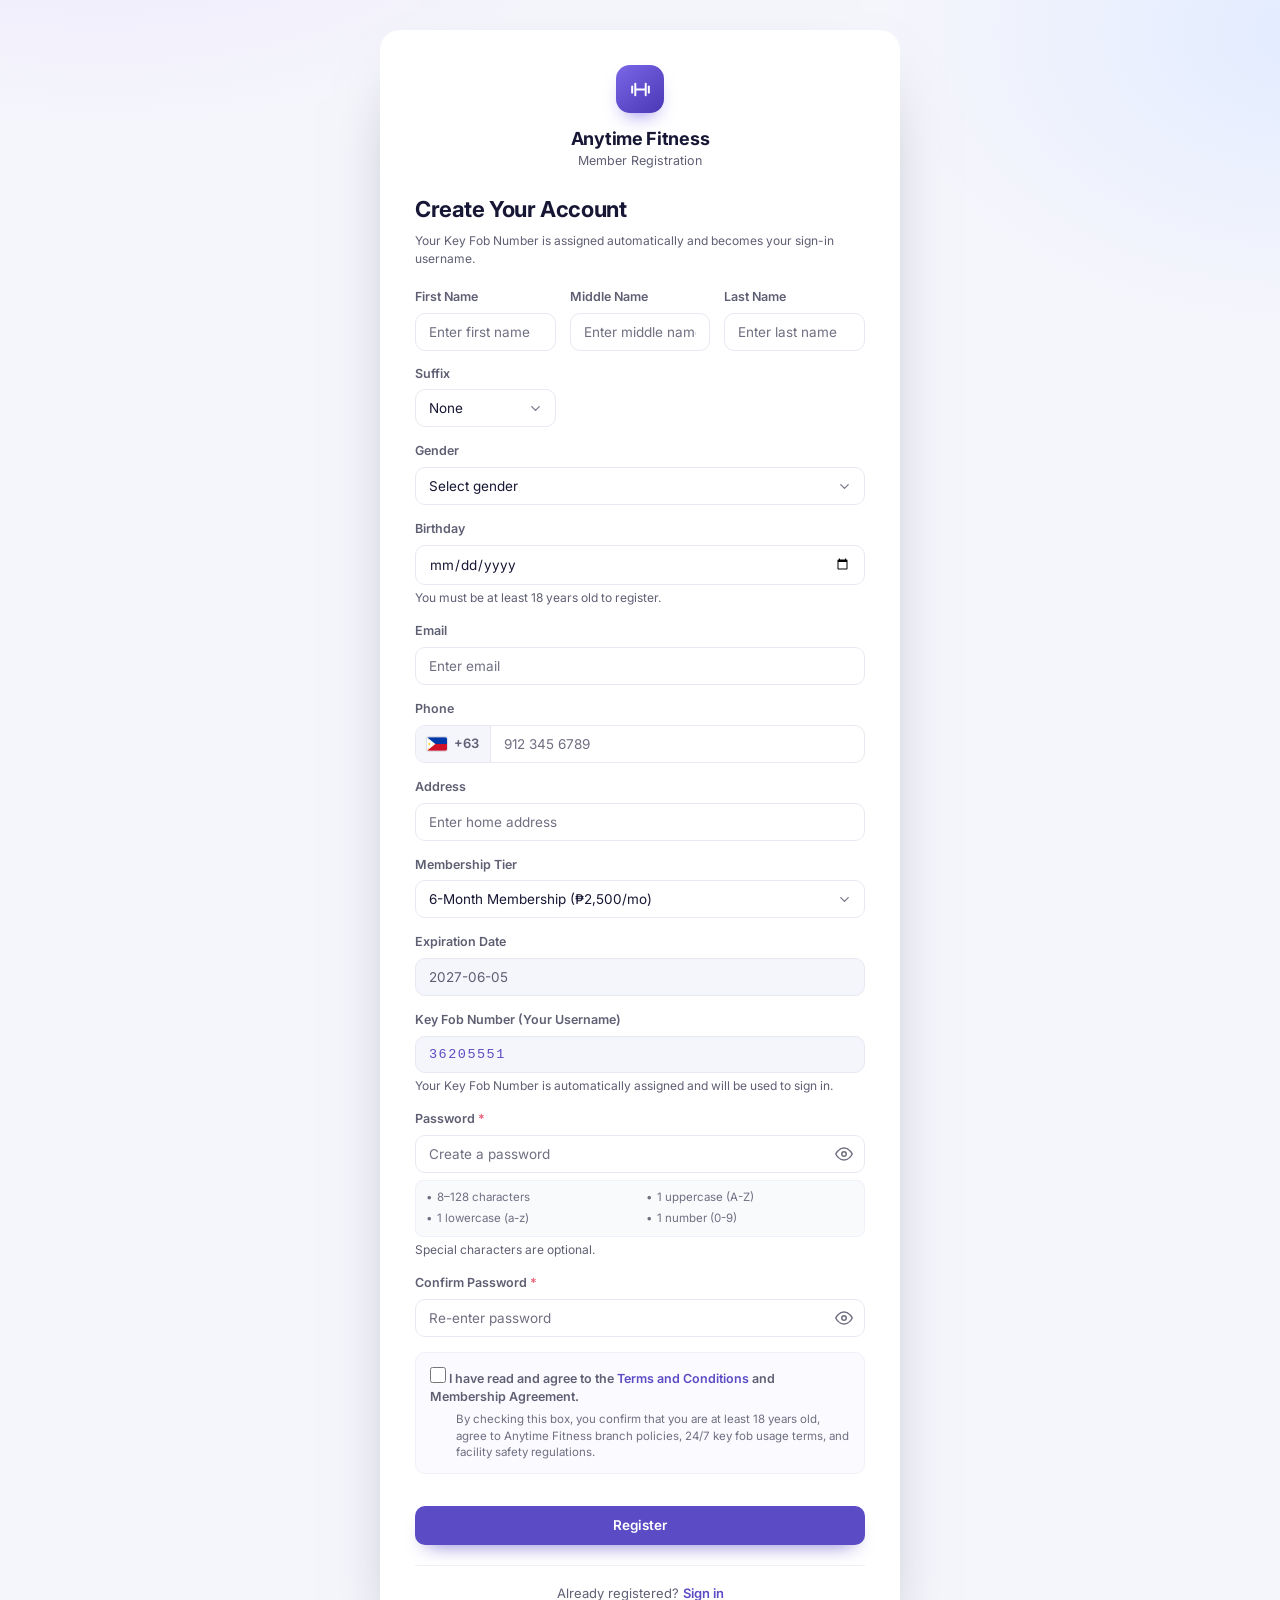
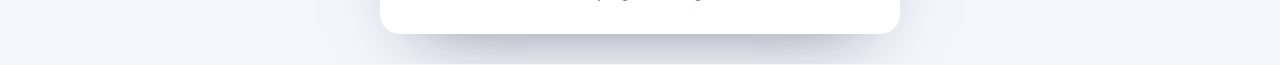
<file: register.html>
<!DOCTYPE html>
<html lang="en">
<head>
    <meta charset="UTF-8">
    <meta name="viewport" content="width=device-width, initial-scale=1.0">
    <title>Register - Anytime Fitness</title>
    <link rel="preconnect" href="https://fonts.googleapis.com">
    <link rel="preconnect" href="https://fonts.gstatic.com" crossorigin>
    <link href="https://fonts.googleapis.com/css2?family=Inter:wght@400;500;600;700&display=swap" rel="stylesheet">
    <link rel="stylesheet" href="style.css">
</head>
<body class="auth-body">
    <div class="auth-card auth-wide">
        <div class="auth-brand">
            <span class="brand-mark" aria-hidden="true">
                <svg viewBox="0 0 24 24"><path d="M4 9v6M20 9v6M7 6.5v11M17 6.5v11M7 12h10"/></svg>
            </span>
            <div>
                <h2>Anytime Fitness</h2>
                <p>Member Registration</p>
            </div>
        </div>

        <h1 style="font-size:22px;font-weight:700;letter-spacing:-.4px;">Create Your Account</h1>
        <p class="card-sub" style="margin:6px 0 20px;">Your Key Fob Number is assigned automatically and becomes your sign-in username.</p>

        <form id="registerForm">
            <div class="name-fields">
                <div class="form-group">
                    <label for="regFirstName">First Name</label>
                    <input type="text" id="regFirstName" class="search-input" placeholder="Enter first name" maxlength="50" pattern="[A-Za-zñÑ\s]+" title="Letters and ñ/Ñ only" autocomplete="given-name" required>
                </div>
                <div class="form-group">
                    <label for="regMiddleName">Middle Name</label>
                    <input type="text" id="regMiddleName" class="search-input" placeholder="Enter middle name" maxlength="50" pattern="[A-Za-zñÑ\s]+" title="Letters and ñ/Ñ only" autocomplete="additional-name">
                </div>
                <div class="form-group">
                    <label for="regLastName">Last Name</label>
                    <input type="text" id="regLastName" class="search-input" placeholder="Enter last name" maxlength="50" pattern="[A-Za-zñÑ\s]+" title="Letters and ñ/Ñ only" autocomplete="family-name" required>
                </div>
                <div class="form-group">
                    <label for="regSuffix">Suffix</label>
                    <select id="regSuffix" class="search-input">
                        <option value="">None</option>
                        <option value="Jr">Jr</option>
                        <option value="Sr">Sr</option>
                        <option value="I">I</option>
                        <option value="II">II</option>
                        <option value="III">III</option>
                        <option value="IV">IV</option>
                    </select>
                </div>
            </div>
            <div class="form-group">
                <label for="regGender">Gender</label>
                <select id="regGender" class="search-input" required>
                    <option value="" disabled selected>Select gender</option>
                    <option value="Male">Male</option>
                    <option value="Female">Female</option>
                    <option value="Other">Other</option>
                    <option value="Prefer not to say">Prefer not to say</option>
                </select>
            </div>
            <div class="form-group" id="genderIdentityGroup" style="display: none;">
                <label for="regGenderIdentity">Gender Identity (Optional)</label>
                <input type="text" id="regGenderIdentity" class="search-input" placeholder="Enter gender identity" maxlength="50" title="Letters, spaces and hyphens only">
            </div>
            <div class="form-group">
                <label for="regBirthday">Birthday</label>
                <input type="date" id="regBirthday" class="search-input" autocomplete="bday" required>
                <p class="card-meta" style="margin-top: 4px;">You must be at least 18 years old to register.</p>
            </div>
            <div class="form-group">
                <label for="regEmail">Email</label>
                <input type="email" id="regEmail" class="search-input" placeholder="Enter email" required>
            </div>
            <div class="form-group">
                <label for="regPhone">Phone</label>
                <div class="phone-field">
                    <span class="phone-prefix" aria-hidden="true">
                        <svg class="phone-flag" viewBox="0 0 30 20" focusable="false">
                            <rect width="30" height="10" fill="#0038A8"/>
                            <rect y="10" width="30" height="10" fill="#CE1126"/>
                            <path d="M0 0 L12.5 10 L0 20 Z" fill="#fff"/>
                            <circle cx="3.4" cy="10" r="1.5" fill="#FCD116"/>
                            <g fill="#FCD116">
                                <path d="M0 -1.15 L0.33 -0.35 L1.09 -0.35 L0.48 0.14 L0.71 0.94 L0 0.45 L-0.71 0.94 L-0.48 0.14 L-1.09 -0.35 L-0.33 -0.35 Z" transform="translate(2.1 3.1)"/>
                                <path d="M0 -1.15 L0.33 -0.35 L1.09 -0.35 L0.48 0.14 L0.71 0.94 L0 0.45 L-0.71 0.94 L-0.48 0.14 L-1.09 -0.35 L-0.33 -0.35 Z" transform="translate(2.1 16.9)"/>
                                <path d="M0 -1.15 L0.33 -0.35 L1.09 -0.35 L0.48 0.14 L0.71 0.94 L0 0.45 L-0.71 0.94 L-0.48 0.14 L-1.09 -0.35 L-0.33 -0.35 Z" transform="translate(9 10)"/>
                            </g>
                        </svg>
                        <span>+63</span>
                    </span>
                    <input type="tel" id="regPhone" class="search-input" placeholder="912 345 6789" inputmode="numeric" pattern="\d{10}" title="Enter the 10-digit mobile number after +63">
                </div>
            </div>
            <div class="form-group">
                <label for="regAddress">Address</label>
                <input type="text" id="regAddress" class="search-input" placeholder="Enter home address" required>
            </div>
            <div class="form-group">
                <label for="regTier">Membership Tier</label>
                <select id="regTier" class="search-input">
                    <option value="6-Month Membership">6-Month Membership (₱2,500/mo)</option>
                    <option value="12-Month Membership">12-Month Membership (₱2,200/mo)</option>
                    <option value="18-Month Membership">18-Month Membership (₱1,950/mo)</option>
                </select>
            </div>
            <div class="form-group">
                <label for="regExp">Expiration Date</label>
                <input type="text" id="regExp" class="search-input" readonly>
            </div>
            <div class="form-group">
                <label for="regKeyFob">Key Fob Number (Your Username)</label>
                <input type="text" id="regKeyFob" class="search-input readonly-mono" readonly>
                <p class="card-meta" style="margin-top: 4px;">Your Key Fob Number is automatically assigned and will be used to sign in.</p>
            </div>
            <div class="form-group">
                <label for="regPassword">Password <span style="color: var(--danger);">*</span></label>
                <div class="password-field">
                    <input type="password" id="regPassword" class="search-input" placeholder="Create a password" minlength="8" maxlength="128" required autocomplete="new-password">
                    <button type="button" class="password-toggle-btn" aria-label="Show password" title="Show password" data-toggle-for="regPassword">
                        <svg viewBox="0 0 24 24" width="18" height="18" fill="none" stroke="currentColor" stroke-width="2" stroke-linecap="round" stroke-linejoin="round" aria-hidden="true"><path d="M1 12s4-8 11-8 11 8 11 8-4 8-11 8-11-8-11-8z"></path><circle cx="12" cy="12" r="3"></circle></svg>
                    </button>
                </div>
                <div class="password-criteria" id="regPasswordCriteria">
                    <span class="criteria-item crit-length">8–128 characters</span>
                    <span class="criteria-item crit-upper">1 uppercase (A-Z)</span>
                    <span class="criteria-item crit-lower">1 lowercase (a-z)</span>
                    <span class="criteria-item crit-number">1 number (0-9)</span>
                </div>
                <p class="card-meta" style="margin-top: 4px;">Special characters are optional.</p>
            </div>
            <div class="form-group">
                <label for="regConfirm">Confirm Password <span style="color: var(--danger);">*</span></label>
                <div class="password-field">
                    <input type="password" id="regConfirm" class="search-input" placeholder="Re-enter password" minlength="8" maxlength="128" required autocomplete="new-password">
                    <button type="button" class="password-toggle-btn" aria-label="Show password" title="Show password" data-toggle-for="regConfirm">
                        <svg viewBox="0 0 24 24" width="18" height="18" fill="none" stroke="currentColor" stroke-width="2" stroke-linecap="round" stroke-linejoin="round" aria-hidden="true"><path d="M1 12s4-8 11-8 11 8 11 8-4 8-11 8-11-8-11-8z"></path><circle cx="12" cy="12" r="3"></circle></svg>
                    </button>
                </div>
            </div>
            <div class="form-group terms-group">
                <div class="terms-disclaimer-box">
                    <label class="terms-label" for="regTerms">
                        <input type="checkbox" id="regTerms" name="agreeTerms" required>
                        <span class="terms-text">I have read and agree to the <a href="#termsModal" id="openTermsLink" class="auth-link">Terms and Conditions</a> and Membership Agreement.</span>
                    </label>
                    <p class="terms-disclaimer-note">
                        By checking this box, you confirm that you are at least 18 years old, agree to Anytime Fitness branch policies, 24/7 key fob usage terms, and facility safety regulations.
                    </p>
                </div>
            </div>
            <p class="error-msg" id="regError"></p>
            <button type="submit" class="btn-primary" id="regSubmitBtn" style="width: 100%;">Register</button>
        </form>

        <p class="auth-switch">Already registered? <a href="login.html" class="auth-link">Sign in</a></p>
    </div>

    <!-- Key Fob Confirmation Dialog -->
    <div id="fobModal" class="modal">
        <div class="modal-content">
            <span class="close-btn" id="fobCloseBtn">&times;</span>
            <h2>Registration Successful</h2>
            <p class="card-meta">Your Key Fob Number below is <strong>your username</strong> for signing in. Please save it or copy it now.</p>
            <div class="fob-display" id="regFobAssigned"></div>
            <p class="card-meta">Use this number along with your password on the sign-in page.</p>
            <div class="modal-actions">
                <button id="fobCopyBtn" class="btn-secondary">Copy</button>
                <button id="fobGoLoginBtn" class="btn-primary">Go to Sign In</button>
            </div>
        </div>
    </div>

    <!-- Terms and Conditions Modal -->
    <div id="termsModal" class="modal">
        <div class="modal-content modal-wide">
            <span class="close-btn" id="closeTermsBtn">&times;</span>
            <h2>Terms and Conditions &amp; Membership Agreement</h2>
            <div class="terms-modal-body" style="max-height: 380px; overflow-y: auto; padding-right: 8px; margin: 16px 0; font-size: 13.5px; line-height: 1.6; color: var(--text-secondary);">
                <p>Welcome to Anytime Fitness. By creating an account and registering as a member, you agree to comply with and be bound by the following Terms and Conditions:</p>

                <h4 style="margin: 14px 0 4px; color: var(--text-primary); font-size: 14px;">1. Membership &amp; Key Fob Access</h4>
                <p>Your automatically generated Key Fob Number serves as your unique membership identifier and sign-in credential. Key fobs are strictly personal and non-transferable. Allowing another individual to use your key fob is grounds for immediate membership termination.</p>

                <h4 style="margin: 14px 0 4px; color: var(--text-primary); font-size: 14px;">2. Facility Access &amp; Club Rules</h4>
                <p>Members have round-the-clock access to the gym facilities. Members must wear proper athletic attire, wipe down equipment after use, re-rack all free weights, and follow safety instructions provided by Anytime Fitness staff.</p>

                <h4 style="margin: 14px 0 4px; color: var(--text-primary); font-size: 14px;">3. Health &amp; Safety Disclaimer</h4>
                <p>You certify that you are at least 18 years of age and in adequate physical health to engage in cardiovascular and strength training. You acknowledge that physical exercise carries inherent risks and assume responsibility for your personal safety.</p>

                <h4 style="margin: 14px 0 4px; color: var(--text-primary); font-size: 14px;">4. Membership Plans &amp; Expiration</h4>
                <p>Membership terms (6-Month, 12-Month, or 18-Month) begin on the date of registration. Membership expiration is tracked in the system and renewal requests can be submitted via the Member Portal or front desk.</p>

                <h4 style="margin: 14px 0 4px; color: var(--text-primary); font-size: 14px;">5. Privacy &amp; Data Security</h4>
                <p>All personal details and portal activity logs are handled with care and used exclusively for branch operations, attendance tracking, and communication regarding your membership.</p>
            </div>
            <div class="modal-actions">
                <button type="button" class="btn-primary" id="acceptTermsModalBtn">I Agree &amp; Accept</button>
            </div>
        </div>
    </div>

    <script src="js/utils.js" defer></script>
    <script src="js/data.js" defer></script>
    <script src="js/ui.js" defer></script>
    <script src="js/auth.js" defer></script>
    <script src="js/members.js" defer></script>
    <script src="js/leads.js" defer></script>
    <script src="js/tickets.js" defer></script>
    <script src="js/coaches.js" defer></script>
    <script src="js/dashboard.js" defer></script>
    <script src="js/main.js" defer></script>
</body>
</html>
</file>
<file: style.css>
/* =============================================================
   Anytime Fitness CRM — SaaS design system
   Dark navy sidebar · white topbar · lavender canvas · white cards
   ============================================================= */

/* ---------- 1. Design tokens ---------- */
:root {
    --font: 'Inter', 'Poppins', 'DM Sans', 'Manrope', -apple-system, BlinkMacSystemFont,
            'Segoe UI', Roboto, Helvetica, Arial, sans-serif;

    /* brand */
    --primary: #5b4bc4;
    --primary-600: #5142b8;
    --primary-700: #4436a5;
    --primary-200: #ddd8f8;
    --primary-100: #ece9fb;
    --primary-50: #f5f3fe;

    /* surfaces */
    --sidebar: #17163d;
    --sidebar-soft: #221f52;
    --sidebar-hover: #2b2767;
    --background: #f5f5fc;
    --card: #ffffff;
    --border: #e8e8f2;
    --border-soft: #f0f0f8;

    /* text */
    --text-primary: #171735;
    --text-secondary: #5f5f74;
    --text-muted: #6f6f82;

    /* status */
    --success: #55c878;
    --success-ink: #1f6e40;
    --success-bg: #e9f9ef;
    --warning: #f5b942;
    --warning-ink: #8f5c0c;
    --warning-bg: #fff4de;
    --danger: #e85d75;
    --danger-ink: #c22744;
    --danger-bg: #fdeaee;
    --info: #4f8df7;
    --info-ink: #2f5cba;
    --info-bg: #eef3ff;
    --accent-ink: #a4480f;
    --accent-bg: #fdf0e8;

    /* shape */
    --radius-lg: 18px;
    --radius-md: 14px;
    --radius-sm: 10px;
    --shadow-card: 0 1px 2px rgba(23, 22, 53, .04), 0 10px 30px -20px rgba(23, 22, 53, .40);
    --shadow-soft: 0 6px 16px -14px rgba(23, 22, 53, .55);
    --shadow-pop: 0 24px 60px -28px rgba(23, 22, 53, .55);

    /* metrics */
    --sidebar-w: 252px;
    --topbar-h: 68px;
    --gap: 22px;
    --card-pad: 22px;
}

/* ---------- 2. Reset ---------- */
*,
*::before,
*::after {
    box-sizing: border-box;
    margin: 0;
    padding: 0;
}

html {
    -webkit-text-size-adjust: 100%;
}

body {
    font-family: var(--font);
    font-size: 14px;
    line-height: 1.5;
    color: var(--text-primary);
    background: var(--background);
    -webkit-font-smoothing: antialiased;
    -moz-osx-font-smoothing: grayscale;
}

a {
    color: var(--primary);
}

img {
    max-width: 100%;
}

/* Keyboard focus must always be visible. Interactive elements that suppress
   the native outline below get an equivalent ring here instead. */
:focus-visible {
    outline: 2px solid var(--primary);
    outline-offset: 2px;
    border-radius: 6px;
}

/* ---------- 3. App shell ---------- */
.app-container {
    display: flex;
    align-items: flex-start;
    min-height: 100vh;
    background: var(--background);
}

.main-wrap {
    flex: 1 1 auto;
    min-width: 0;
    display: flex;
    flex-direction: column;
}

.main-content {
    flex: 1 1 auto;
    min-width: 0;
    padding: 26px 28px 44px;
}

/* ---------- 4. Sidebar ---------- */
.sidebar {
    position: sticky;
    top: 0;
    z-index: 120;
    flex: 0 0 var(--sidebar-w);
    width: var(--sidebar-w);
    height: 100vh;
    display: flex;
    flex-direction: column;
    gap: 20px;
    padding: 22px 14px 18px;
    background: var(--sidebar);
    color: #fff;
}

.logo-area {
    display: flex;
    align-items: center;
    gap: 12px;
    padding: 4px 8px 18px;
    border-bottom: 1px solid rgba(255, 255, 255, .09);
}

.brand-mark {
    flex: 0 0 40px;
    width: 40px;
    height: 40px;
    border-radius: 12px;
    display: grid;
    place-items: center;
    color: #fff;
    background: linear-gradient(140deg, #7a67e8, #4a37b4);
    box-shadow: 0 10px 20px -10px rgba(122, 103, 232, .95);
}

.brand-mark svg {
    width: 21px;
    height: 21px;
    fill: none;
    stroke: currentColor;
    stroke-width: 1.9;
    stroke-linecap: round;
    stroke-linejoin: round;
}

.logo-text h2 {
    font-size: 15px;
    font-weight: 700;
    letter-spacing: -.2px;
    line-height: 1.2;
}

.logo-text p {
    font-size: 11px;
    color: #9b98c8;
    margin-top: 2px;
}

.nav-menu {
    display: flex;
    flex-direction: column;
    gap: 4px;
}

.nav-section-label {
    padding: 0 12px 8px;
    font-size: 10.5px;
    font-weight: 700;
    letter-spacing: .9px;
    text-transform: uppercase;
    color: #a5a0dd;
}

.nav-menu a,
.sidebar-foot a {
    display: flex;
    align-items: center;
    gap: 12px;
    padding: 11px 12px;
    border-radius: var(--radius-sm);
    color: #c6c3e6;
    font-size: 13.5px;
    font-weight: 500;
    text-decoration: none;
    transition: background-color .18s ease, color .18s ease, box-shadow .18s ease;
}

.nav-menu a:hover,
.sidebar-foot a:hover {
    background: var(--sidebar-hover);
    color: #fff;
}

.nav-menu a.active {
    color: #fff;
    font-weight: 600;
    background: linear-gradient(90deg, rgba(111, 92, 220, .62), rgba(111, 92, 220, .22));
    box-shadow: inset 0 0 0 1px rgba(154, 140, 255, .22);
}

.nav-menu a.active .nav-icon {
    color: #ab9dff;
}

.nav-icon {
    flex: 0 0 18px;
    width: 18px;
    height: 18px;
    fill: none;
    stroke: currentColor;
    stroke-width: 1.7;
    stroke-linecap: round;
    stroke-linejoin: round;
}

.sidebar-foot {
    margin-top: auto;
    padding-top: 14px;
    border-top: 1px solid rgba(255, 255, 255, .09);
}

.sidebar-foot a {
    color: #a9a6d4;
}

.sidebar-foot a:hover {
    color: #ffc2cd;
    background: rgba(232, 93, 117, .16);
}

.sidebar-foot a:hover .nav-icon {
    color: #ff8fa1;
}

/* mobile nav toggle (pure CSS drawer) */
.nav-toggle {
    display: none;
}

.nav-backdrop {
    display: none;
}

.nav-toggle-btn {
    display: none;
    flex: 0 0 38px;
    width: 38px;
    height: 38px;
    border-radius: var(--radius-sm);
    align-items: center;
    justify-content: center;
    background: #f2f2fa;
    color: var(--text-primary);
    cursor: pointer;
}

.nav-toggle-btn svg {
    width: 19px;
    height: 19px;
    fill: none;
    stroke: currentColor;
    stroke-width: 1.8;
    stroke-linecap: round;
}

/* ---------- 5. Topbar ---------- */
.topbar {
    position: sticky;
    top: 0;
    z-index: 90;
    display: flex;
    align-items: center;
    gap: 16px;
    min-height: var(--topbar-h);
    padding: 0 28px;
    background: rgba(255, 255, 255, .9);
    -webkit-backdrop-filter: blur(12px);
    backdrop-filter: blur(12px);
    border-bottom: 1px solid var(--border);
}

.topbar-search {
    position: relative;
    flex: 0 1 380px;
}

.topbar-search .icon {
    position: absolute;
    left: 14px;
    top: 50%;
    transform: translateY(-50%);
    width: 16px;
    height: 16px;
    color: var(--text-muted);
    fill: none;
    stroke: currentColor;
    stroke-width: 1.9;
    stroke-linecap: round;
}

.topbar-search input {
    width: 100%;
    padding: 10px 16px 10px 40px;
    border: 1px solid transparent;
    border-radius: 999px;
    background: #f2f2fa;
    font: inherit;
    font-size: 13px;
    color: var(--text-primary);
    transition: background-color .18s ease, border-color .18s ease, box-shadow .18s ease;
}

.topbar-search input::placeholder {
    color: var(--text-muted);
}

.topbar-search input:focus {
    outline: none;
    background: #fff;
    border-color: var(--primary-300, #c3baf1);
    box-shadow: 0 0 0 4px rgba(91, 75, 196, .18);
}

.topbar-meta {
    font-size: 12.5px;
    color: var(--text-secondary);
    white-space: nowrap;
}

.topbar-right {
    margin-left: auto;
    display: flex;
    align-items: center;
    gap: 14px;
}

.user-chip {
    display: flex;
    align-items: center;
    gap: 10px;
    padding: 5px 16px 5px 5px;
    border-radius: 999px;
    background: #f4f3fd;
    border: 1px solid var(--border-soft);
}

.avatar {
    flex: 0 0 34px;
    width: 34px;
    height: 34px;
    border-radius: 50%;
    display: grid;
    place-items: center;
background: linear-gradient(140deg, #6f5cdc, #4a37b4);
color: #fff;
font-size: 12.5px;
font-weight: 700;
letter-spacing: .3px;
}

.avatar.has-photo {
    background: var(--primary-50);
    box-shadow: 0 0 0 1px var(--primary-200);
}

.avatar img {
    display: block;
    width: 100%;
    height: 100%;
    border-radius: 50%;
    object-fit: cover;
}

.avatar-lg {
    flex: 0 0 88px;
    width: 88px;
    height: 88px;
    font-size: 25px;
    box-shadow: 0 0 0 4px var(--primary-50);
}

.user-chip-text {
    line-height: 1.25;
}

.user-name {
    display: block;
    font-size: 13px;
    font-weight: 600;
}

.user-role {
    display: block;
    font-size: 11px;
    color: var(--text-secondary);
}

/* ---------- 6. Page header ---------- */
.page-header {
    margin-bottom: 22px;
}

.page-header-row {
    display: flex;
    align-items: flex-start;
    justify-content: space-between;
    gap: 18px;
    flex-wrap: wrap;
}

.page-header h1 {
    font-size: 26px;
    font-weight: 700;
    letter-spacing: -.5px;
    line-height: 1.2;
}

.page-header p {
    margin-top: 7px;
    max-width: 78ch;
    font-size: 13.5px;
    color: var(--text-secondary);
}

.eyebrow {
    display: inline-block;
    margin-bottom: 8px;
    padding: 4px 11px;
    border-radius: 999px;
    background: var(--primary-50);
    border: 1px solid #e7e3fb;
    color: var(--primary);
    font-size: 11px;
    font-weight: 700;
    letter-spacing: .6px;
    text-transform: uppercase;
}

/* ---------- 7. Cards ---------- */
.card,
.content-section {
    background: var(--card);
    border: 1px solid var(--border-soft);
    border-radius: var(--radius-lg);
    box-shadow: var(--shadow-card);
    padding: var(--card-pad) 24px;
}

.content-section {
    margin-bottom: 22px;
}

.content-section > h2,
.card-head h2,
.card-head h3 {
    font-size: 15px;
    font-weight: 700;
    letter-spacing: -.2px;
}

.card-head {
    display: flex;
    align-items: flex-start;
    justify-content: space-between;
    gap: 14px;
}

.archive-search-input {
    width: auto;
    flex: 0 1 280px;
    min-width: 180px;
}

.card-sub {
    margin-top: 4px;
    font-size: 12px;
    color: var(--text-secondary);
}

.card-chip {
    flex: 0 0 auto;
    padding: 4px 11px;
    border-radius: 999px;
    background: var(--primary-50);
    border: 1px solid #e7e3fb;
    color: var(--primary);
    font-size: 11px;
    font-weight: 700;
    white-space: nowrap;
}

/* ---------- 8. Dashboard grid ---------- */
.dashboard-grid {
    display: grid;
    grid-template-columns: repeat(12, minmax(0, 1fr));
    gap: var(--gap);
    align-items: stretch;
}

.span-4 { grid-column: span 4; }
.span-5 { grid-column: span 5; }
.span-6 { grid-column: span 6; }
.span-7 { grid-column: span 7; }
.span-8 { grid-column: span 8; }
.span-12 { grid-column: span 12; }

/* ---------- 9. Statistic cards ---------- */
.stats-grid {
    display: grid;
    grid-template-columns: repeat(auto-fit, minmax(230px, 1fr));
    gap: var(--gap);
    margin-bottom: 22px;
}

.stat-card {
    position: relative;
    overflow: hidden;
    background: var(--card);
    border: 1px solid var(--border-soft);
    border-radius: var(--radius-lg);
    box-shadow: var(--shadow-card);
    padding: 20px 22px;
}

.stat-card::after {
    content: "";
    position: absolute;
    right: -46px;
    top: -56px;
    width: 150px;
    height: 150px;
    border-radius: 50%;
    background: radial-gradient(circle, rgba(91, 75, 196, .10) 0%, rgba(91, 75, 196, 0) 70%);
    pointer-events: none;
}

.stat-card.clickable {
    cursor: pointer;
    user-select: none;
    transition: transform var(--transition-fast), border-color var(--transition-fast), box-shadow var(--transition-fast), background var(--transition-fast);
}

.stat-card.clickable:hover {
    transform: translateY(-2px);
    border-color: var(--primary-light);
    box-shadow: 0 6px 16px rgba(0, 0, 0, 0.08);
}

.stat-card.clickable:focus-visible {
    outline: 2px solid var(--primary);
    outline-offset: 2px;
}

.stat-card.clickable.is-active {
    border-color: var(--primary);
    box-shadow: 0 0 0 2px rgba(91, 75, 196, 0.22);
    background: linear-gradient(180deg, #ffffff 0%, #fbfafd 100%);
}

.stat-top {
    display: flex;
    align-items: flex-start;
    justify-content: space-between;
    gap: 12px;
}

.stat-label {
    font-size: 12.5px;
    font-weight: 600;
    color: var(--text-secondary);
}

.stat-icon {
    flex: 0 0 38px;
    width: 38px;
    height: 38px;
    border-radius: 12px;
    display: grid;
    place-items: center;
    background: var(--primary-100);
    color: var(--primary);
}

.stat-icon svg {
    width: 19px;
    height: 19px;
    fill: none;
    stroke: currentColor;
    stroke-width: 1.7;
    stroke-linecap: round;
    stroke-linejoin: round;
}

.stat-icon.amber { background: var(--warning-bg); color: var(--warning-ink); }
.stat-icon.rose { background: var(--danger-bg); color: var(--danger-ink); }
.stat-icon.blue { background: var(--info-bg); color: var(--info-ink); }
.stat-icon.green { background: var(--success-bg); color: var(--success-ink); }

.stat-number {
    margin-top: 16px;
    font-size: 32px;
    font-weight: 700;
    line-height: 1;
    letter-spacing: -1px;
}

.stat-number.warning { color: var(--warning-ink); }
.stat-number.danger { color: var(--danger-ink); }

.stat-note {
    display: flex;
    align-items: center;
    gap: 6px;
    margin-top: 11px;
    font-size: 12px;
    color: var(--text-secondary);
    min-height: 17px;
}

.stat-note::before {
    content: "";
    flex: 0 0 5px;
    width: 5px;
    height: 5px;
    border-radius: 50%;
    background: var(--primary);
    opacity: .55;
}

/* ---------- 10. Chart cards ---------- */
/* Chart sections group related graphs under one heading. Each section spans the
   full 12-column grid and nests its own dashboard grid inside, so cards within
   a section line up two-per-row while the sections stay visually separate. */
.chart-section {
    display: flex;
    flex-direction: column;
    gap: 13px;
    min-width: 0;
}

.chart-section-head {
    display: flex;
    align-items: baseline;
    flex-wrap: wrap;
    gap: 3px 10px;
    padding-left: 2px;
}

.chart-section-head h2 {
    margin: 0;
    font-size: 15px;
    font-weight: 700;
    letter-spacing: -.2px;
    color: var(--text-primary);
}

.chart-section-head p {
    margin: 0;
    font-size: 12.5px;
    color: var(--text-secondary);
}

/* Compact, evenly sized dashboard charts: cards stretch to a shared row height,
   the plot area takes a fixed compact height, and the SVG is capped so a chart
   never grows taller or wider than its neighbours. */
.chart-card {
    display: flex;
    flex-direction: column;
    gap: 12px;
    min-width: 0;
}

.chart-card .card-head h3,
.chart-card .card-sub {
    overflow-wrap: break-word;
}

/* Two lines of head text per card keeps every chart card the same height */
.chart-card .card-head {
    min-height: 46px;
}

.chart {
    width: 100%;
    height: 184px;
    max-height: 184px;
    margin-top: auto;
    display: flex;
    align-items: center;
    justify-content: center;
    overflow: hidden;
}

.chart svg {
    display: block;
    width: 100%;
    height: 100%;
    max-height: 100%;
}

/* Chart cards keep one consistent padding so every graph lines up */
.dashboard-grid > .card {
    padding: 18px 20px;
}

.chart .chart-value {
    font-family: var(--font);
    font-size: 11px;
    font-weight: 700;
    fill: var(--primary);
}

/* Headline total sitting in the hole of a donut */
.chart .chart-value-lg {
    font-size: 21px;
    letter-spacing: -.5px;
}

.chart .chart-value-sm {
    font-size: 9.5px;
}

.chart .chart-label {
    font-family: var(--font);
    font-size: 9px;
    fill: #8b8ba3;
}

/* Category names are the readable anchor of every chart, so they carry more
   weight than the annotations around them. */
.chart .chart-label-strong {
    font-size: 10.5px;
    font-weight: 600;
    fill: var(--text-primary);
}

/* Column headers above a chart */
.chart .chart-caption {
    font-family: var(--font);
    font-size: 8.5px;
    font-weight: 600;
    letter-spacing: .6px;
    fill: #a3a1b8;
}

/* Percentages and rates: present but clearly secondary to the counts */
.chart .chart-share {
    font-family: var(--font);
    font-size: 10px;
    font-weight: 600;
    fill: var(--text-secondary);
}

/* Label printed on top of a coloured mix-bar segment */
.chart .chart-inbar {
    font-family: var(--font);
    font-size: 10px;
    font-weight: 700;
    fill: #ffffff;
}

/* Ghost bars behind ranked and stage rows keep every row on one scale. The
   donut's empty ring needs fill:none, so it gets its own class instead. */
.chart .chart-track {
    fill: #f4f2fc;
}

.chart .chart-track-ring {
    fill: none;
    stroke: #f2effb;
}

.chart .chart-dot {
    stroke: #ffffff;
    stroke-width: 1.8;
}

.chart .chart-line {
    fill: none;
    stroke-linecap: round;
    stroke-linejoin: round;
    stroke-width: 2.2;
}

.chart line {
    stroke: #eeedf7;
}

/* Class selectors outrank the bare `line` rule above, keeping gridlines lighter
   than the axis line. */
.chart .chart-grid { stroke: #f1eefa; }
.chart .chart-axis { stroke: #dfdaf3; }

.chart rect { rx: 5; }

/* ---------- 11. Campaign summary strip ---------- */
.campaign-summary,
.kpi-strip {
    display: grid;
    gap: 12px;
    margin-top: 16px;
    padding-top: 15px;
    border-top: 1px solid var(--border-soft);
}

/* The three status counters, in the same lifecycle order as the card badges.
   Each tile carries its status tone as an accent bar so the strip reads as a
   pipeline at a glance; the classes keep the colour off the tile's position. */
.campaign-summary {
    grid-template-columns: repeat(3, minmax(0, 1fr));
}

.campaign-summary > div {
    border-left: 3px solid var(--border);
}

.campaign-summary > div.is-scheduled { border-left-color: var(--warning-ink); }
.campaign-summary > div.is-running { border-left-color: var(--success-ink); }
.campaign-summary > div.is-completed { border-left-color: var(--accent-ink); }

/* Same strip, sized for the four dashboard Coach Tracker KPIs */
.kpi-strip {
    grid-template-columns: repeat(auto-fit, minmax(122px, 1fr));
}

.kpi-strip div,
.campaign-summary div {
    background: var(--background);
    border-radius: var(--radius-sm);
    padding: 10px 13px;
}

.kpi-strip span,
.campaign-summary span {
    display: block;
    font-size: 10.5px;
    font-weight: 700;
    letter-spacing: .6px;
    text-transform: uppercase;
    color: var(--text-muted);
}

.kpi-strip strong,
.campaign-summary strong {
    display: block;
    margin-top: 3px;
    font-size: 17px;
    font-weight: 700;
    letter-spacing: -.3px;
}

/* ---------- 12. Tables ---------- */
.table-wrap {
    width: 100%;
    overflow-x: auto;
    margin-top: 16px;
    border-radius: var(--radius-md);
}

.data-table {
    width: 100%;
    min-width: 780px;
    border-collapse: separate;
    border-spacing: 0;
}

.data-table thead th {
    position: sticky;
    top: 0;
    z-index: 1;
    text-align: left;
    padding: 0 16px 12px;
    background: var(--card);
    border-bottom: 1px solid var(--border);
    color: var(--text-muted);
    font-size: 10.5px;
    font-weight: 700;
    letter-spacing: .7px;
    text-transform: uppercase;
    white-space: nowrap;
}

.data-table thead th:first-child,
.data-table tbody td:first-child {
    padding-left: 4px;
}

.data-table thead th:last-child,
.data-table tbody td:last-child {
    padding-right: 4px;
    text-align: right;
}

.data-table td {
    padding: 13px 16px;
    border-bottom: 1px solid var(--border-soft);
    font-size: 13px;
    vertical-align: middle;
}

.data-table tbody tr {
    transition: background-color .15s ease;
}

.data-table tbody tr:hover {
    background: #fafaff;
}

.data-table tbody tr:last-child td {
    border-bottom: none;
}

.data-table td[colspan] {
    padding: 30px 4px;
    text-align: center;
    color: var(--text-secondary);
}

.data-table td:last-child {
    white-space: nowrap;
}

.data-table td small {
    display: block;
    margin-top: 3px;
    font-size: 11.5px;
    color: var(--text-secondary);
}

/* ---------- 13. Badges ---------- */
.badge {
    display: inline-flex;
    align-items: center;
    gap: 6px;
    padding: 4px 10px;
    border-radius: 999px;
    font-size: 11.5px;
    font-weight: 600;
    line-height: 1.5;
    white-space: nowrap;
}

.badge::before {
    content: "";
    flex: 0 0 6px;
    width: 6px;
    height: 6px;
    border-radius: 50%;
    background: currentColor;
}

.badge.active { background: var(--success-bg); color: var(--success-ink); }
.badge.warning { background: var(--warning-bg); color: var(--warning-ink); }
.badge.danger { background: var(--danger-bg); color: var(--danger-ink); }
.badge.open { background: var(--accent-bg); color: var(--accent-ink); }

/* Tags a portal inquiry that is a membership renewal request */
.badge.renewal {
    margin-left: 6px;
    background: var(--primary-100);
    color: var(--primary-700);
}

/* Ticket status gets its own tone so "Open" is not confused with campaign/heat */
.status-badge.open { background: var(--info-bg); color: var(--info-ink); }

/* ---------- 14. Buttons ---------- */
.btn-primary,
.btn-secondary,
.btn-delete-solid,
.btn-renew-solid,
.btn-view,
.btn-renew,
.btn-delete {
    display: inline-flex;
    align-items: center;
    justify-content: center;
    gap: 7px;
    font-family: inherit;
    font-size: 13.5px;
    font-weight: 600;
    line-height: 1.4;
    cursor: pointer;
    border: none;
    text-decoration: none;
    transition: background-color .18s ease, color .18s ease, transform .18s ease, box-shadow .18s ease;
}

.btn-primary {
    padding: 10px 18px;
    border-radius: var(--radius-sm);
    background: var(--primary);
    color: #fff;
    box-shadow: 0 10px 20px -12px rgba(91, 75, 196, .95);
}

.btn-primary:hover {
    background: var(--primary-700);
    transform: translateY(-1px);
}

.header-dropdown-wrap {
    position: relative;
}

.export-dropdown-btn {
    white-space: nowrap;
}

.export-dropdown-btn svg {
    width: 16px;
    height: 16px;
    fill: none;
    stroke: currentColor;
    stroke-width: 1.9;
    stroke-linecap: round;
    stroke-linejoin: round;
}

.export-dropdown-btn .dropdown-chevron {
    width: 13px;
    height: 13px;
    stroke-width: 2.2;
    margin-left: 2px;
    transition: transform .2s ease;
}

.export-dropdown-btn[aria-expanded="true"] .dropdown-chevron {
    transform: rotate(180deg);
}

.export-dropdown-btn[disabled] {
    cursor: progress;
    opacity: .7;
    transform: none;
}

.header-dropdown-menu {
    position: absolute;
    top: calc(100% + 8px);
    right: 0;
    background: #ffffff;
    border: 1px solid var(--border);
    border-radius: var(--radius-sm);
    box-shadow: var(--shadow-pop);
    padding: 6px;
    min-width: 230px;
    z-index: 100;
}

.header-dropdown-menu[hidden] {
    display: none !important;
}

.header-dropdown-item {
    display: flex;
    align-items: center;
    gap: 10px;
    width: 100%;
    padding: 10px 14px;
    background: none;
    border: none;
    border-radius: 8px;
    font-family: inherit;
    font-size: 13px;
    font-weight: 500;
    color: var(--text-primary);
    cursor: pointer;
    text-align: left;
    transition: background-color .15s ease, color .15s ease;
    white-space: nowrap;
}

.header-dropdown-item:hover {
    background: var(--primary-50);
    color: var(--primary);
}

.header-dropdown-item svg {
    width: 16px;
    height: 16px;
    flex-shrink: 0;
    fill: none;
    stroke: currentColor;
    stroke-width: 1.9;
    stroke-linecap: round;
    stroke-linejoin: round;
}

.btn-secondary {
    padding: 10px 18px;
    border-radius: var(--radius-sm);
    background: #f2f2fa;
    border: 1px solid var(--border);
    color: var(--text-primary);
}

.btn-secondary:hover {
    background: #e8e8f4;
}

.btn-view {
    padding: 7px 13px;
    border-radius: 9px;
    background: var(--primary-100);
    color: var(--primary-700);
    font-size: 12px;
}

.btn-view:hover {
    background: var(--primary-200);
}

/* Renewal actions only appear while a membership is expiring or expired, so
   they are toned as attention items: a small pill inside table rows and a
   full-size version for the portal call-to-action and the dialogs. */
.btn-renew {
    padding: 7px 13px;
    border-radius: 9px;
    background: var(--warning-bg);
    color: var(--warning-ink);
    font-size: 12px;
}

.btn-renew:hover {
    background: #ffe9c4;
}

.btn-renew-solid {
    padding: 10px 18px;
    border-radius: var(--radius-sm);
    background: var(--warning-bg);
    color: var(--warning-ink);
    box-shadow: inset 0 0 0 1px #f3ddac;
}

.btn-renew-solid:hover {
    background: #ffeccb;
}

.btn-renew[disabled],
.btn-renew-solid[disabled] {
    cursor: not-allowed;
    opacity: .65;
    transform: none;
}

.btn-delete {
    padding: 7px 13px;
    border-radius: 9px;
    background: var(--danger-bg);
    color: var(--danger-ink);
    font-size: 12px;
}

.btn-delete:hover {
    background: #fbd9e0;
}

.btn-delete-solid {
    padding: 10px 18px;
    border-radius: var(--radius-sm);
    background: var(--danger);
    color: #fff;
}

.btn-delete-solid:hover {
    background: #d64b64;
}

/* Keeps the edit / delete pair in a table cell from sitting flush together */
.row-actions {
    display: flex;
    align-items: center;
    gap: 8px;
    flex-wrap: wrap;
}

/* ---------- 15. Forms & filters ---------- */
.form-group {
    margin-bottom: 15px;
}

.name-fields {
    display: grid;
    grid-template-columns: repeat(auto-fit, minmax(140px, 1fr));
    gap: 14px;
    margin-bottom: 15px;
}

.name-fields .form-group {
    margin-bottom: 0;
}

.form-group label {
    display: block;
    margin-bottom: 6px;
    font-size: 12.5px;
    font-weight: 600;
    color: var(--text-secondary);
}

.search-input,
.inquiry-input {
    width: 100%;
    padding: 10px 13px;
    border: 1px solid var(--border);
    border-radius: var(--radius-sm);
    background: #fff;
    font-family: inherit;
    font-size: 13.5px;
    color: var(--text-primary);
    transition: border-color .16s ease, box-shadow .16s ease;
}

.inquiry-input {
    resize: vertical;
    line-height: 1.55;
}

.search-input:focus,
.inquiry-input:focus {
    outline: none;
    border-color: var(--primary-300, #c3baf1);
    box-shadow: 0 0 0 4px rgba(91, 75, 196, .18);
}

.search-input::placeholder,
.inquiry-input::placeholder {
    color: var(--text-muted);
}

/* Phone fields carry a Philippine flag and the +63 country code inside the
   control, so the number is typed in national format (912 345 6789). */
.phone-field {
    display: flex;
    align-items: stretch;
    width: 100%;
    border: 1px solid var(--border);
    border-radius: var(--radius-sm);
    background: #fff;
    overflow: hidden;
    transition: border-color .16s ease, box-shadow .16s ease;
}

.phone-field:focus-within {
    border-color: var(--primary-300, #c3baf1);
    box-shadow: 0 0 0 4px rgba(91, 75, 196, .18);
}

.phone-prefix {
    display: inline-flex;
    align-items: center;
    gap: 7px;
    padding: 0 11px;
    border-right: 1px solid var(--border);
    background: var(--background);
    color: var(--text-secondary);
    font-size: 13px;
    font-weight: 600;
    white-space: nowrap;
}

.phone-flag {
    width: 20px;
    height: 14px;
    flex: 0 0 auto;
    border-radius: 2px;
    box-shadow: 0 0 0 1px rgba(23, 22, 53, .1);
}

.phone-field .search-input {
    min-width: 0;
    border: 0;
    border-radius: 0;
    background: transparent;
}

.phone-field .search-input:focus {
    border: 0;
    box-shadow: none;
}

select.search-input {
    -webkit-appearance: none;
    appearance: none;
    padding-right: 36px;
    cursor: pointer;
    background-image: url("data:image/svg+xml,%3Csvg xmlns='http://www.w3.org/2000/svg' viewBox='0 0 24 24' fill='none' stroke='%2377778a' stroke-width='2' stroke-linecap='round' stroke-linejoin='round'%3E%3Cpolyline points='6 9 12 15 18 9'/%3E%3C/svg%3E");
    background-repeat: no-repeat;
    background-position: right 12px center;
    background-size: 15px;
}

.search-input[readonly],
.search-input:disabled {
    background: var(--background);
    color: var(--text-secondary);
    cursor: not-allowed;
}

.readonly-mono {
    font-family: 'SF Mono', 'Consolas', 'Roboto Mono', monospace;
    letter-spacing: 1.5px;
    color: var(--primary) !important;
}

.filter-section {
    margin-bottom: 22px;
    background: var(--card);
    border: 1px solid var(--border-soft);
    border-radius: var(--radius-lg);
    box-shadow: var(--shadow-card);
    padding: 16px 20px;
}

.filter-section > h3 {
    font-size: 12.5px;
    font-weight: 700;
    color: var(--text-secondary);
    margin-bottom: 12px;
}

.ticket-filter-bar {
    display: flex;
    flex-wrap: wrap;
    gap: 12px;
    align-items: center;
}

.ticket-filter-bar .search-input {
    width: auto;
    min-width: 180px;
    flex: 1 1 200px;
}

.filter-checkbox {
    display: inline-flex;
    align-items: center;
    gap: 8px;
    font-size: 12.5px;
    font-weight: 600;
    color: var(--text-secondary);
    white-space: nowrap;
    cursor: pointer;
}

.filter-checkbox input[type="checkbox"] {
    width: 15px;
    height: 15px;
    accent-color: var(--primary);
    cursor: pointer;
}

.btn-filter-reset {
    padding: 0 16px;
    height: 42px;
    border-radius: var(--radius-sm);
    background: #f2f2fa;
    border: 1px solid var(--border);
    color: var(--text-primary);
    font-size: 13px;
    font-weight: 600;
    cursor: pointer;
    display: inline-flex;
    align-items: center;
    gap: 6px;
    white-space: nowrap;
    transition: background var(--transition-fast), border-color var(--transition-fast), transform var(--transition-fast);
}

.btn-filter-reset:hover {
    background: #e8e8f4;
    border-color: var(--primary-light);
}

.btn-filter-reset:active {
    transform: translateY(1px);
}

.search-bar-container {
    position: relative;
}

.search-bar-container .search-input {
    padding-left: 38px;
}

.search-bar-container::before {
    content: "";
    position: absolute;
    left: 14px;
    top: 50%;
    width: 15px;
    height: 15px;
    transform: translateY(-50%);
    background: var(--text-muted);
    -webkit-mask: url("data:image/svg+xml,%3Csvg xmlns='http://www.w3.org/2000/svg' viewBox='0 0 24 24' fill='none' stroke='%23000' stroke-width='2' stroke-linecap='round'%3E%3Ccircle cx='11' cy='11' r='7'/%3E%3Cpath d='M20 20l-3.5-3.5'/%3E%3C/svg%3E") no-repeat center / contain;
    mask: url("data:image/svg+xml,%3Csvg xmlns='http://www.w3.org/2000/svg' viewBox='0 0 24 24' fill='none' stroke='%23000' stroke-width='2' stroke-linecap='round'%3E%3Ccircle cx='11' cy='11' r='7'/%3E%3Cpath d='M20 20l-3.5-3.5'/%3E%3C/svg%3E") no-repeat center / contain;
    pointer-events: none;
}

/* ---------- 16. Info strips ---------- */
.tier-info-banner {
    background: linear-gradient(120deg, #f8f6ff 0%, #f4f7ff 100%);
    border: 1px solid #e8e4fb;
    border-radius: var(--radius-md);
    padding: 16px 18px;
}

.tier-info-banner h3 {
    font-size: 12.5px;
    font-weight: 700;
    color: var(--primary);
    margin-bottom: 6px;
}

.tier-info-banner p {
    font-size: 12.5px;
    line-height: 1.7;
    color: var(--text-secondary);
}

.info-note {
    margin-top: 14px;
    padding: 12px 15px;
    border-radius: var(--radius-sm);
    background: var(--primary-50);
    border: 1px solid #e7e3fb;
    font-size: 12.5px;
    color: var(--text-secondary);
}

.delete-warning {
    padding: 14px 16px;
    border-radius: var(--radius-sm);
    background: var(--danger-bg);
    border: 1px solid #f8d5dc;
    color: var(--danger-ink);
    font-weight: 600;
    font-size: 13.5px;
}

.card-meta {
    font-size: 12px;
    line-height: 1.55;
    color: var(--text-secondary);
}

.contact-sub {
    display: block;
    font-size: 11.5px;
    color: var(--text-secondary);
    margin-top: 2px;
}

.ticket-reply {
    display: block;
    margin-top: 4px;
    font-size: 11.5px;
    font-style: italic;
    color: var(--text-muted);
}

.error-msg {
    margin-top: 12px;
    min-height: 18px;
    font-size: 12.5px;
    font-weight: 600;
    color: var(--danger-ink);
}

.success-msg {
    margin-top: 12px;
    font-size: 12.5px;
    font-weight: 600;
    color: var(--success-ink);
}

/* ---------- 17. Kanban board ---------- */
.kanban-board {
    display: grid;
    grid-auto-flow: column;
    grid-auto-columns: minmax(236px, 1fr);
    gap: 16px;
    align-items: start;
    overflow-x: auto;
    padding: 2px 2px 14px;
}

.kanban-column {
    background: #eeedf9;
    border: 1px solid #e5e3f7;
    border-radius: var(--radius-lg);
    padding: 14px;
    min-height: 240px;
}

.kanban-column h3 {
    display: flex;
    align-items: center;
    gap: 8px;
    flex-wrap: wrap;
    font-size: 13px;
    font-weight: 700;
    letter-spacing: -.1px;
}

.kanban-column h3::before {
    content: "";
    flex: 0 0 8px;
    width: 8px;
    height: 8px;
    border-radius: 50%;
    background: var(--primary);
}

.kanban-column[data-stage="new-lead"] h3::before { background: #5b4bc4; }
.kanban-column[data-stage="contacted"] h3::before { background: #7b7ff0; }
.kanban-column[data-stage="visit"] h3::before { background: var(--info); }
.kanban-column[data-stage="trial"] h3::before { background: #8b5cf6; }
.kanban-column[data-stage="won"] h3::before { background: var(--success); }
.kanban-column[data-stage="lost"] h3::before { background: var(--danger); }

.stage-goal {
    margin-top: 8px;
    font-size: 11.5px;
    line-height: 1.5;
    color: #5d5b7d;
}

.stage-count {
    font-size: 11.5px;
    font-weight: 600;
    color: var(--primary);
}

.kanban-cards {
    display: flex;
    flex-direction: column;
    gap: 10px;
    min-height: 60px;
    margin-top: 12px;
}

.kanban-card {
    background: #fff;
    border: 1px solid var(--border-soft);
    border-radius: 12px;
    padding: 13px 14px;
    box-shadow: var(--shadow-soft);
    transition: transform .18s ease, box-shadow .18s ease, border-color .18s ease;
}

.kanban-card:hover {
    transform: translateY(-2px);
    border-color: #e0dcf8;
    box-shadow: 0 14px 26px -18px rgba(23, 22, 53, .55);
}

.lead-card-head {
    display: flex;
    align-items: center;
    justify-content: space-between;
    gap: 8px;
    flex-wrap: wrap;
}

.lead-card-head > strong {
    font-size: 13.5px;
    font-weight: 700;
    line-height: 1.35;
}

/* Label column stays a fixed width so every value on every card lines up */
.lead-details {
    display: grid;
    gap: 5px;
    margin: 0;
}

.lead-detail {
    display: grid;
    grid-template-columns: 74px minmax(0, 1fr);
    align-items: baseline;
    gap: 8px;
}

.lead-detail dt {
    font-size: 10.5px;
    font-weight: 700;
    letter-spacing: .4px;
    text-transform: uppercase;
    color: var(--text-muted);
}

.lead-detail dd {
    margin: 0;
    min-width: 0;
    font-size: 12px;
    line-height: 1.45;
    color: var(--text-secondary);
    overflow-wrap: anywhere;
}

/* The client's information scrolls inside the card instead of stretching it:
   a long note stays fully readable and every card keeps a predictable height. */
.lead-card-body {
    max-height: 232px;
    margin-top: 10px;
    padding-right: 2px;
    overflow-y: auto;
    overscroll-behavior: contain;
}

.lead-card-body::-webkit-scrollbar { width: 6px; }
.lead-card-body::-webkit-scrollbar-track { background: transparent; }
.lead-card-body::-webkit-scrollbar-thumb {
    border-radius: 999px;
    background: #dedcec;
}

/* Notes are free text: full height, read by scrolling the block above */
.lead-notes {
    margin: 10px 0 0;
    padding: 8px 10px;
    border-left: 2px solid #ddd9f6;
    border-radius: 0 8px 8px 0;
    background: #f7f6fe;
    font-size: 12px;
    line-height: 1.5;
    color: var(--text-secondary);
    overflow-wrap: anywhere;
}

.lead-notes-label {
    display: block;
    margin-bottom: 2px;
    font-size: 10.5px;
    font-weight: 700;
    letter-spacing: .4px;
    text-transform: uppercase;
    color: var(--text-muted);
}

/* Inline "Assigned Staff" editor on a lead card, reusing the shared input look */
.staff-inline {
    display: flex;
    align-items: center;
    gap: 10px;
    margin-top: 11px;
}

.staff-inline-label {
    display: inline-flex;
    align-items: center;
    gap: 5px;
    flex: 0 0 auto;
    font-size: 11px;
    font-weight: 700;
    letter-spacing: .3px;
    text-transform: uppercase;
    color: var(--text-muted);
}

.staff-inline-label svg {
    width: 13px;
    height: 13px;
    fill: none;
    stroke: currentColor;
    stroke-width: 1.8;
    stroke-linecap: round;
    stroke-linejoin: round;
}

.staff-inline-select {
    flex: 1 1 auto;
    min-width: 0;
    padding: 7px 30px 7px 10px;
    border: 1px solid var(--border);
    border-radius: 9px;
    background-color: #fff;
    background-image: url("data:image/svg+xml,%3Csvg xmlns='http://www.w3.org/2000/svg' viewBox='0 0 24 24' fill='none' stroke='%2377778a' stroke-width='2' stroke-linecap='round' stroke-linejoin='round'%3E%3Cpolyline points='6 9 12 15 18 9'/%3E%3C/svg%3E");
    background-repeat: no-repeat;
    background-position: right 10px center;
    background-size: 13px;
    font-family: inherit;
    font-size: 12.5px;
    font-weight: 600;
    color: var(--text-primary);
    cursor: pointer;
    -webkit-appearance: none;
    appearance: none;
    transition: border-color .16s ease, box-shadow .16s ease;
}

.staff-inline-select:focus {
    outline: none;
    border-color: #c3baf1;
    box-shadow: 0 0 0 4px rgba(91, 75, 196, .18);
}

.kanban-card-actions {
    display: flex;
    gap: 8px;
    flex-wrap: wrap;
    margin-top: 12px;
    padding-top: 11px;
    border-top: 1px solid var(--border-soft);
}

/* ---------- 18. Campaign cards ---------- */
.campaign-search-bar {
    margin-top: 14px;
    margin-bottom: 2px;
}

.campaign-search-field {
    position: relative;
    width: 100%;
}

.campaign-search-field .icon {
    position: absolute;
    left: 12px;
    top: 50%;
    transform: translateY(-50%);
    width: 15px;
    height: 15px;
    color: var(--text-muted);
    fill: none;
    stroke: currentColor;
    stroke-width: 2;
    stroke-linecap: round;
    pointer-events: none;
}

.campaign-search-field .search-input {
    width: 100%;
    padding: 8px 12px 8px 36px;
    font-size: 13px;
    border: 1px solid var(--border);
    border-radius: var(--radius-sm);
    background: #fbfbfe;
    transition: background-color .16s ease, border-color .16s ease, box-shadow .16s ease;
}

.campaign-search-field .search-input:focus {
    background: #fff;
    border-color: var(--primary-300, #c3baf1);
    box-shadow: 0 0 0 3px rgba(91, 75, 196, .14);
}

.campaign-cards {
    display: grid;
    grid-template-columns: repeat(auto-fill, minmax(190px, 1fr));
    gap: 14px;
    margin-top: 16px;
}

.campaign-card {
    display: flex;
    flex-direction: column;
    gap: 9px;
    background: #fbfbfe;
    border: 1px solid var(--border-soft);
    border-radius: var(--radius-md);
    padding: 12px;
    transition: transform .18s ease, box-shadow .18s ease, border-color .18s ease;
}

.campaign-card:hover {
    transform: translateY(-2px);
    border-color: #e0dcf8;
    box-shadow: 0 16px 30px -22px rgba(23, 22, 53, .6);
}

.campaign-img {
    width: 100%;
    height: 104px;
    object-fit: cover;
    border-radius: var(--radius-sm);
    background: #eeeef6;
    margin: 0;
}

.campaign-card h4 {
    font-size: 13px;
    font-weight: 700;
    line-height: 1.35;
}

.social-link {
    display: inline-block;
    font-size: 12px;
    font-weight: 600;
    color: var(--primary);
    text-decoration: none;
}

.social-link:hover {
    text-decoration: underline;
}

/* ---------- 19. Social post previews ---------- */
/* A campaign card shows a thumbnail with the platform badge over it, the caption
   area, the metrics and the actions, in that order, so the card keeps reading as
   the compact dashboard tile it has always been. */

/* Positions the platform badge over the thumbnail without changing the image box. */
.campaign-media {
    position: relative;
}

.social-platform {
    position: absolute;
    top: 8px;
    left: 8px;
    display: inline-flex;
    align-items: center;
    gap: 5px;
    padding: 3px 9px 3px 7px;
    border-radius: 999px;
    background: rgba(255, 255, 255, .94);
    font-size: 10.5px;
    font-weight: 700;
    letter-spacing: .2px;
    line-height: 1.5;
    box-shadow: 0 2px 6px -3px rgba(23, 22, 53, .5);
    backdrop-filter: blur(4px);
}

/* Brand tints are used only to identify the platform at a glance; text colour
   stays on the token palette so the badge remains readable. */
.social-platform::before {
    content: "";
    width: 7px;
    height: 7px;
    border-radius: 50%;
    background: var(--text-muted);
}

.social-platform-instagram::before { background: #c13584; }
.social-platform-facebook::before { background: #1877f2; }
.social-platform-twitter::before { background: #1d9bf0; }
.social-platform-tiktok::before { background: #111; }

/* Quiet note under the title: why a link was not embedded, or what went wrong.
   Declared at a single class so it is not caught by the card's own text rules. */
.campaign-note {
    padding: 7px 9px;
    border-radius: var(--radius-sm);
    background: var(--warning-bg);
    color: var(--warning-ink);
    font-size: 11px;
    line-height: 1.45;
}

/* Waiting for a vendor script is not a problem, so it gets the info tone
   rather than the warning tone the failure note uses. */
.campaign-embed-loading {
    align-self: center;
    padding: 7px 9px;
    border-radius: var(--radius-sm);
    background: var(--info-bg);
    color: var(--info-ink);
    font-size: 11px;
    line-height: 1.45;
}

/* The helper copy under the campaign form fields. */
.field-hint {
    margin-top: 7px;
    font-size: 11.5px;
    line-height: 1.5;
    color: var(--text-muted);
}

/* Full-width row inside the .details-summary form grid. */
.form-span-all {
    grid-column: 1 / -1;
}

/* An opened preview takes the whole grid width: a real Instagram or Facebook
   embed is unreadable inside the 190px column the cards normally share. */
.campaign-card.is-embedded {
    grid-column: 1 / -1;
}

/* The placeholder for the embed. Kept out of the flow until a visitor asks for
   it, so the card grid is unaffected while the panel is collapsed. */
.campaign-embed[hidden] {
    display: none;
}

/* "Preview Post" is the card's main affordance, so it wears the primary tint
   while "Edit" and "Delete" stay quiet. */
.social-embed-toggle {
    background: var(--primary-50);
    border-color: var(--primary-200);
    color: var(--primary-700);
}

.social-embed-toggle:hover {
    background: var(--primary-100);
}

.campaign-embed-panel {
    display: flex;
    flex-direction: column;
    gap: 10px;
    margin-top: 4px;
    padding: 12px;
    border: 1px solid var(--border-soft);
    border-radius: var(--radius-sm);
    background: #fff;
}

.campaign-embed-head {
    display: flex;
    align-items: center;
    justify-content: space-between;
    gap: 10px;
    flex-wrap: wrap;
}

.campaign-embed-title {
    font-size: 11px;
    font-weight: 700;
    letter-spacing: .6px;
    text-transform: uppercase;
    color: var(--text-muted);
}

.campaign-embed-frame {
    display: flex;
    justify-content: center;
    min-width: 0;
}

/* The vendor scripts inject their own markup and set an inline width, so the
   iframes are capped here to keep the preview inside the card. */
.campaign-embed-frame iframe {
    max-width: 100%;
    border: 0;
}

.campaign-embed-frame .fb-post,
.campaign-embed-frame .instagram-media {
    max-width: 100%;
    margin: 0 auto;
}

/* Facebook's plugin renders a bare <span> spinner before the iframe lands. */
.campaign-embed-frame .fb-post {
    min-width: 220px;
}

/* Instagram's blockquote carries its own styling from the vendor stylesheet, so
   only the layout inside our panel is set here. */
.campaign-embed-post {
    width: 100%;
    max-width: 540px;
    margin: 0 auto;
    padding: 12px;
    border: 0;
    background: var(--background);
    box-shadow: none;
}

/* Before embed.js runs, the blockquote is only a link. Style that fallback so
   the card does not look empty until the real embed replaces it. */
.campaign-embed-post > a {
    display: inline-block;
    font-size: 12px;
    font-weight: 600;
    color: var(--primary);
}

/* ---------- 20. Modals ---------- */
.modal {
    display: none;
    position: fixed;
    inset: 0;
    z-index: 200;
    align-items: flex-start;
    justify-content: center;
    padding: 34px 20px;
    overflow-y: auto;
    background: rgba(23, 22, 53, .55);
    -webkit-backdrop-filter: blur(3px);
    backdrop-filter: blur(3px);
}

.modal-content {
    position: relative;
    margin: auto;
    width: 100%;
    max-width: 440px;
    max-height: calc(100vh - 68px);
    overflow-y: auto;
    background: #fff;
    border-radius: 20px;
    box-shadow: var(--shadow-pop);
    padding: 30px;
}

.modal-content h2 {
    font-size: 18px;
    font-weight: 700;
    letter-spacing: -.3px;
    padding-right: 34px;
}

.modal-content.modal-wide { max-width: 740px; }
.modal-content.modal-medium { max-width: 620px; }
.modal-content.modal-small { max-width: 420px; }

.close-btn {
    position: absolute;
    top: 14px;
    right: 16px;
    width: 32px;
    height: 32px;
    display: grid;
    place-items: center;
    border-radius: 9px;
    background: #f3f3fa;
    color: var(--text-secondary);
    font-size: 20px;
    line-height: 1;
    cursor: pointer;
    transition: background-color .18s ease, color .18s ease;
}

.close-btn:hover {
    background: #ebebf5;
    color: var(--text-primary);
}

.modal-actions {
    display: flex;
    justify-content: flex-end;
    gap: 10px;
    margin-top: 22px;
    padding-top: 18px;
    border-top: 1px solid var(--border-soft);
}

.details-summary {
    display: grid;
    grid-template-columns: repeat(auto-fit, minmax(200px, 1fr));
    gap: 14px;
    margin: 16px 0 12px;
    padding: 16px;
    background: var(--background);
    border-radius: var(--radius-md);
}

.dialog-preview {
    min-height: 20px;
    padding: 10px 12px;
    border-radius: var(--radius-sm);
    background: #fff;
    border: 1px solid var(--border-soft);
    font-size: 13px;
}

/* ---------- 21. Comment thread ---------- */
.ticket-thread {
    display: flex;
    flex-direction: column;
    gap: 12px;
    max-height: 320px;
    overflow-y: auto;
    padding: 14px;
    border-radius: var(--radius-md);
    background: var(--background);
    border: 1px solid var(--border-soft);
}

.thread-comment {
    display: flex;
    align-items: flex-start;
    gap: 12px;
    padding: 12px 14px;
    border-radius: 10px;
    background: #fff;
    border: 1px solid var(--border-soft);
    border-left: 4px solid var(--primary);
    box-shadow: 0 1px 3px rgba(0, 0, 0, 0.04);
}

.thread-comment.staff {
    background: #faf8ff;
    border-left-color: var(--primary);
}

.thread-comment.customer {
    background: #f8fbff;
    border-left-color: var(--info);
}

.thread-avatar-wrap {
    flex: 0 0 40px;
    width: 40px;
    height: 40px;
}

.thread-avatar {
    width: 40px;
    height: 40px;
    border-radius: 50%;
    overflow: hidden;
    display: flex;
    align-items: center;
    justify-content: center;
    background: #fff;
    border: 2px solid var(--border-soft);
    box-shadow: 0 2px 4px rgba(0, 0, 0, 0.08);
}

.thread-comment.staff .thread-avatar {
    border-color: #6f5cdc;
    background: #f4f3fd;
}

.thread-comment.customer .thread-avatar {
    border-color: #0284c7;
    background: #f0f9ff;
}

.thread-avatar img {
    width: 100%;
    height: 100%;
    object-fit: cover;
    border-radius: 50%;
    display: block;
}

.thread-content-wrap {
    flex: 1;
    min-width: 0;
}

.thread-comment-meta {
    display: flex;
    align-items: center;
    gap: 8px;
    flex-wrap: wrap;
    margin-bottom: 4px;
}

.thread-author {
    font-size: 13px;
    font-weight: 700;
    color: var(--text-primary);
}

.thread-role-badge {
    font-size: 10.5px;
    font-weight: 600;
    text-transform: uppercase;
    letter-spacing: 0.3px;
    padding: 2px 8px;
    border-radius: 999px;
    line-height: 1.2;
}

.thread-role-badge.staff {
    background: #ede9fe;
    color: #5b21b6;
    border: 1px solid #ddd6fe;
}

.thread-role-badge.customer {
    background: #e0f2fe;
    color: #0369a1;
    border: 1px solid #bae6fd;
}

.thread-date {
    margin-left: auto;
    font-size: 11px;
    color: var(--text-muted);
}

.thread-comment p {
    margin-top: 4px;
    font-size: 13.5px;
    line-height: 1.45;
    color: var(--text-secondary);
    white-space: pre-wrap;
    word-break: break-word;
}

/* Walk-in tickets: plain comment list */
.ticket-thread.comments-list {
    display: flex;
    flex-direction: column;
    padding: 8px 16px;
    background: #fff;
    border: 1px solid var(--border);
}

.ticket-thread.comments-list .thread-comment,
.ticket-thread.comments-list .thread-comment.staff,
.ticket-thread.comments-list .thread-comment.customer {
    background: none;
    border: none;
    border-bottom: 1px solid var(--border-soft);
    border-radius: 0;
    padding: 12px 0;
    box-shadow: none;
}

.ticket-thread.comments-list .thread-comment:last-child {
    border-bottom: none;
}

/* Staff Reply / Comment Header in Ticket Details Modal */
.staff-comment-author-bar {
    display: flex;
    align-items: center;
    gap: 12px;
    margin-top: 6px;
    margin-bottom: 8px;
    padding: 8px 12px;
    background: #fbfaff;
    border: 1px solid var(--border-soft);
    border-radius: var(--radius-sm);
}

.staff-author-avatar-chip {
    display: flex;
    align-items: center;
    gap: 10px;
}

.staff-author-avatar-chip .avatar {
    width: 36px;
    height: 36px;
    border: 2px solid #6f5cdc;
}

.staff-author-avatar-chip .avatar img {
    width: 100%;
    height: 100%;
    object-fit: cover;
    border-radius: 50%;
}

/* ---------- 22. Member portal ---------- */
.portal-group-grid .content-section {
    margin-bottom: 0;
}

/* ---------- Portal pages ----------
   customer.html wraps its cards in numbered groups (profile, coach, training,
   progress, support). Each group is a full-width block with its own heading
   and its own 12-column grid. The sidebar shows only one group at a time, so
   every portal group is also a page. */
.portal-group {
    display: flex;
    flex-direction: column;
    gap: 14px;
}

.portal-page[hidden] {
    display: none;
}

.portal-group-head {
    display: flex;
    align-items: center;
    gap: 12px;
}

.portal-group-step {
    display: inline-flex;
    align-items: center;
    justify-content: center;
    flex: 0 0 auto;
    width: 28px;
    height: 28px;
    border-radius: 9px;
    background: var(--primary-50);
    border: 1px solid var(--primary-200);
    color: var(--primary);
    font-size: 11.5px;
    font-weight: 700;
    letter-spacing: .3px;
}

.portal-group-heading {
    min-width: 0;
}

.portal-group-heading h2 {
    font-size: 17px;
    font-weight: 700;
    letter-spacing: -.3px;
}

.portal-group-heading p {
    margin-top: 2px;
    font-size: 12.5px;
    color: var(--text-secondary);
}

.portal-group-grid {
    display: grid;
    grid-template-columns: repeat(12, minmax(0, 1fr));
    gap: var(--gap);
    align-items: start;
}

.profile-grid {
    display: grid;
    grid-template-columns: repeat(auto-fit, minmax(170px, 1fr));
    gap: 12px;
    margin-top: 4px;
}

.profile-item {
    padding: 12px 14px;
    border-radius: 12px;
    background: var(--background);
    border: 1px solid var(--border-soft);
}

.profile-item label {
    display: block;
    margin-bottom: 4px;
    font-size: 10.5px;
    font-weight: 700;
    letter-spacing: .7px;
    text-transform: uppercase;
    color: var(--text-muted);
}

.profile-item span {
    font-size: 13.5px;
    font-weight: 600;
    word-break: break-word;
}

.profile-photo {
    display: flex;
    align-items: center;
    gap: 20px;
    flex-wrap: wrap;
}

.profile-photo-copy {
    flex: 1 1 260px;
    min-width: 0;
}

.profile-photo-actions {
    display: flex;
    align-items: center;
    gap: 10px;
    flex-wrap: wrap;
    margin-top: 14px;
}

.profile-photo-actions [hidden] {
    display: none;
}

.profile-photo .success-msg,
.profile-photo .error-msg {
    margin-top: 10px;
    min-height: 0;
}

.membership-hero {
    display: flex;
    align-items: center;
    justify-content: space-between;
    gap: 20px;
    flex-wrap: wrap;
    background: linear-gradient(130deg, #1d1b48 0%, #3a2f8f 60%, #5b4bc4 100%);
    border: none;
    color: #fff;
}

.membership-hero .card-sub {
    color: rgba(255, 255, 255, .88);
}

.membership-hero h2,
.membership-hero h3 {
    font-size: 20px;
    font-weight: 700;
    letter-spacing: -.3px;
}

.membership-hero .badge {
    font-size: 12.5px;
    padding: 7px 15px;
    box-shadow: 0 8px 18px -10px rgba(0, 0, 0, .5);
}

/* Member portal renewal panel. Hidden until script.js finds a membership that
   is expiring or expired, and switched to the danger tone once it has lapsed. */
.renewal-panel {
    display: none;
    align-items: center;
    justify-content: space-between;
    gap: 18px;
    flex-wrap: wrap;
    padding: 18px 20px;
    border: 1px solid #f3ddac;
    border-left: 4px solid var(--warning);
    border-radius: var(--radius-md);
    background: var(--warning-bg);
}

.renewal-panel.is-expired {
    border-color: #f6c6d0;
    border-left-color: var(--danger);
    background: var(--danger-bg);
}

.renewal-panel .renewal-copy {
    min-width: 0;
}

.renewal-panel h3 {
    font-size: 15px;
    font-weight: 700;
    letter-spacing: -.2px;
    color: var(--warning-ink);
}

.renewal-panel.is-expired h3 {
    color: var(--danger-ink);
}

.renewal-note {
    margin-top: 4px;
    font-size: 13px;
    color: var(--text-primary);
}

.renewal-msg {
    margin-top: 6px;
    font-size: 12.5px;
    font-weight: 600;
    color: var(--text-secondary);
}

.renewal-actions {
    display: flex;
    align-items: center;
    gap: 12px;
    flex-wrap: wrap;
}

/* ---------- 23. Member portal ticket cards ---------- */
.ticket-list {
    display: flex;
    flex-direction: column;
    gap: 12px;
    margin-top: 16px;
}

.ticket-card {
    padding: 16px;
    border-radius: var(--radius-md);
    background: #fbfbfe;
    border: 1px solid var(--border-soft);
}

.ticket-card-header {
    display: flex;
    align-items: center;
    justify-content: space-between;
    gap: 10px;
    margin-bottom: 10px;
}

.ticket-date {
    font-size: 11.5px;
    color: var(--text-muted);
    white-space: nowrap;
}

.ticket-message {
    margin-bottom: 12px;
    font-size: 13.5px;
    color: var(--text-primary);
}

.ticket-details {
    margin-top: 14px;
}

.portal-reply-box {
    margin-top: 14px;
    padding-top: 14px;
    border-top: 1px solid var(--border-soft);
}

.portal-reply-box label {
    display: block;
    margin-bottom: 6px;
    font-size: 12.5px;
    font-weight: 600;
    color: var(--text-secondary);
}

.portal-reply-box .btn-primary {
    margin-top: 10px;
}

/* ---------- 24. Auth pages ---------- */
.auth-body {
    display: flex;
    align-items: center;
    justify-content: center;
    min-height: 100vh;
    padding: 30px 20px;
    background:
        radial-gradient(880px 520px at 8% -12%, #e9e5fc 0%, rgba(233, 229, 252, 0) 62%),
        radial-gradient(720px 500px at 102% 2%, #e2ecff 0%, rgba(226, 236, 255, 0) 58%),
        var(--background);
}

.auth-card {
    width: 100%;
    max-width: 440px;
    background: #fff;
    border: 1px solid rgba(255, 255, 255, .9);
    border-radius: 20px;
    box-shadow: 0 30px 70px -38px rgba(23, 22, 53, .55);
    padding: 34px 34px 30px;
}

.auth-card.auth-wide { max-width: 520px; }

.auth-brand {
    display: flex;
    flex-direction: column;
    align-items: center;
    gap: 12px;
    margin-bottom: 22px;
    text-align: center;
}

.auth-brand .brand-mark {
    width: 48px;
    height: 48px;
    flex: 0 0 48px;
    border-radius: 14px;
}

.auth-brand .brand-mark svg {
    width: 25px;
    height: 25px;
}

.auth-brand h2 {
    font-size: 18px;
    font-weight: 700;
    letter-spacing: -.3px;
}

.auth-brand p {
    font-size: 12.5px;
    color: var(--text-secondary);
}

.auth-tabs {
    display: grid;
    grid-template-columns: 1fr 1fr;
    gap: 4px;
    padding: 4px;
    margin-bottom: 20px;
    border-radius: 12px;
    background: #f4f4fb;
}

.auth-tab {
    padding: 9px 10px;
    border: none;
    border-radius: 9px;
    background: transparent;
    font-family: inherit;
    font-size: 13px;
    font-weight: 600;
    color: var(--text-secondary);
    cursor: pointer;
    transition: background-color .18s ease, color .18s ease, box-shadow .18s ease;
}

.auth-tab:hover {
    color: var(--primary);
}

.auth-tab.active {
    background: #fff;
    color: var(--primary);
    box-shadow: 0 2px 10px rgba(23, 22, 53, .10);
}

.auth-switch {
    margin-top: 20px;
    padding-top: 18px;
    border-top: 1px solid var(--border-soft);
    text-align: center;
    font-size: 13px;
    color: var(--text-secondary);
}

.auth-link {
    color: var(--primary);
    font-weight: 600;
    text-decoration: none;
}

.auth-link:hover {
    text-decoration: underline;
}

.fob-display {
    margin: 18px 0;
    padding: 18px;
    border-radius: var(--radius-md);
    background: var(--success-bg);
    border: 2px dashed #9adfb2;
    color: var(--success-ink);
    font-size: 30px;
    font-weight: 700;
    letter-spacing: 6px;
    text-align: center;
    user-select: all;
}

/* ---------- Terms & Conditions disclaimer ---------- */
.terms-group {
    margin-top: 14px;
    margin-bottom: 14px;
}

.terms-disclaimer-box {
    padding: 12px 14px;
    border-radius: var(--radius-sm);
    background: #fbfaff;
    border: 1px solid var(--border-soft);
}

.terms-label {
    display: flex;
    align-items: flex-start;
    gap: 10px;
    font-size: 13px;
    font-weight: 500;
    color: var(--text-primary);
    line-height: 1.4;
    cursor: pointer;
    user-select: none;
}

.terms-label input[type="checkbox"] {
    flex: 0 0 16px;
    width: 16px;
    height: 16px;
    margin-top: 2px;
    accent-color: var(--primary);
    cursor: pointer;
}

.terms-text {
    flex: 1;
}

.terms-disclaimer-note {
    margin-top: 6px;
    margin-left: 26px;
    font-size: 11.5px;
    line-height: 1.45;
    color: var(--text-muted);
}

/* ---------- 26. Editable Admin Announcement Banner ---------- */
.admin-announcement-bar {
    display: block;
    width: 100%;
    border-bottom: 1px solid var(--border);
    transition: background 0.25s ease, border-color 0.25s ease;
    animation: bannerFadeIn 0.25s ease-out;
}

@keyframes bannerFadeIn {
    from { opacity: 0; transform: translateY(-4px); }
    to { opacity: 1; transform: translateY(0); }
}

/* Themes */
.admin-announcement-bar.theme-notice {
    background: linear-gradient(90deg, #f5f3ff 0%, #ede9fe 100%);
    border-bottom-color: #ddd6fe;
    color: #4338ca;
}

.admin-announcement-bar.theme-urgent {
    background: linear-gradient(90deg, #fef2f2 0%, #fee2e2 100%);
    border-bottom-color: #fecaca;
    color: #991b1b;
}

.admin-announcement-bar.theme-warning {
    background: linear-gradient(90deg, #fffbeb 0%, #fef3c7 100%);
    border-bottom-color: #fde68a;
    color: #92400e;
}

.admin-announcement-bar.theme-info {
    background: linear-gradient(90deg, #f0f9ff 0%, #e0f2fe 100%);
    border-bottom-color: #bae6fd;
    color: #0369a1;
}

.admin-announcement-bar.theme-collapsed {
    background: #f8fafc;
    border-bottom-color: var(--border-soft);
    color: var(--text-secondary);
}

/* Banner content layout */
.announcement-inner {
    padding: 10px 28px;
    display: flex;
    align-items: center;
    justify-content: space-between;
    gap: 16px;
    flex-wrap: wrap;
}

.announcement-left {
    display: flex;
    align-items: center;
    gap: 12px;
    flex: 1 1 500px;
    min-width: 0;
}

.announcement-icon-wrap {
    flex: 0 0 32px;
    width: 32px;
    height: 32px;
    border-radius: 50%;
    display: flex;
    align-items: center;
    justify-content: center;
    background: rgba(255, 255, 255, 0.85);
    box-shadow: 0 1px 3px rgba(0, 0, 0, 0.08);
}

.announcement-icon-wrap svg {
    width: 17px;
    height: 17px;
}

.announcement-badge {
    font-size: 11px;
    font-weight: 700;
    text-transform: uppercase;
    letter-spacing: 0.5px;
    padding: 3px 9px;
    border-radius: 999px;
    white-space: nowrap;
    background: #fff;
    box-shadow: 0 1px 2px rgba(0, 0, 0, 0.05);
}

.theme-notice .announcement-badge { color: #5b21b6; border: 1px solid #ddd6fe; }
.theme-urgent .announcement-badge { color: #b91c1c; border: 1px solid #fecaca; }
.theme-warning .announcement-badge { color: #b45309; border: 1px solid #fde68a; }
.theme-info .announcement-badge { color: #0284c7; border: 1px solid #bae6fd; }

.announcement-text {
    font-size: 13.5px;
    font-weight: 500;
    line-height: 1.45;
    color: inherit;
    margin: 0;
    word-break: break-word;
}

.announcement-meta {
    font-size: 11px;
    opacity: 0.8;
    white-space: nowrap;
}

.announcement-actions {
    display: flex;
    align-items: center;
    gap: 8px;
    margin-left: auto;
}

.btn-announcement-action {
    display: inline-flex;
    align-items: center;
    gap: 6px;
    font-size: 12px;
    font-weight: 600;
    padding: 5px 12px;
    border-radius: var(--radius-sm);
    border: 1px solid rgba(0, 0, 0, 0.12);
    background: rgba(255, 255, 255, 0.85);
    color: inherit;
    cursor: pointer;
    transition: all 0.15s ease;
}

.btn-announcement-action:hover {
    background: #fff;
    box-shadow: 0 2px 4px rgba(0, 0, 0, 0.08);
}

.btn-announcement-action svg {
    width: 13px;
    height: 13px;
}

/* Edit Mode Form */
.announcement-edit-form {
    width: 100%;
    display: flex;
    flex-direction: column;
    gap: 10px;
    padding: 14px 28px;
    background: #fff;
    border-bottom: 2px solid var(--primary);
}

.announcement-edit-header {
    display: flex;
    align-items: center;
    justify-content: space-between;
}

.announcement-edit-title {
    font-size: 13px;
    font-weight: 700;
    color: var(--primary);
    display: flex;
    align-items: center;
    gap: 7px;
}

.announcement-edit-inputs {
    display: flex;
    gap: 12px;
    flex-wrap: wrap;
}

.announcement-edit-textarea {
    flex: 1 1 500px;
    min-height: 56px;
    padding: 9px 12px;
    font-size: 13.5px;
    font-family: inherit;
    border: 1px solid var(--border);
    border-radius: var(--radius-sm);
    resize: vertical;
    outline: none;
    transition: border-color 0.15s, box-shadow 0.15s;
}

.announcement-edit-textarea:focus {
    border-color: var(--primary);
    box-shadow: 0 0 0 3px var(--primary-50);
}

.announcement-edit-type {
    flex: 0 0 200px;
    height: 42px;
    padding: 0 10px;
    font-size: 13px;
    font-weight: 500;
    border: 1px solid var(--border);
    border-radius: var(--radius-sm);
    background: #fff;
    outline: none;
    cursor: pointer;
}

.announcement-edit-type:focus {
    border-color: var(--primary);
}

.announcement-edit-buttons {
    display: flex;
    align-items: center;
    gap: 8px;
    flex-wrap: wrap;
    margin-top: 2px;
}

.btn-announcement-save {
    background: var(--primary);
    color: #fff;
    border: none;
    padding: 7px 16px;
    border-radius: var(--radius-sm);
    font-size: 12.5px;
    font-weight: 600;
    cursor: pointer;
    transition: background 0.15s;
}

.btn-announcement-save:hover {
    background: var(--primary-dark);
}

.btn-announcement-cancel {
    background: #f8fafc;
    color: var(--text-secondary);
    border: 1px solid var(--border);
    padding: 7px 14px;
    border-radius: var(--radius-sm);
    font-size: 12.5px;
    font-weight: 600;
    cursor: pointer;
    transition: background 0.15s;
}

.btn-announcement-cancel:hover {
    background: #e2e8f0;
}

.btn-announcement-reset {
    margin-left: auto;
    background: none;
    border: none;
    color: var(--text-muted);
    font-size: 12px;
    text-decoration: underline;
    cursor: pointer;
}

.btn-announcement-reset:hover {
    color: var(--danger);
}

.announcement-visible-toggle {
    margin-left: 12px;
    font-size: 12.5px;
    color: var(--text-secondary);
    display: inline-flex;
    align-items: center;
    gap: 6px;
    cursor: pointer;
}

.announcement-visible-toggle input[type="checkbox"] {
    accent-color: var(--primary);
}

/* ---------- 25. Responsive ---------- */
@media (max-width: 1280px) {
    .span-4,
    .span-5,
    .span-6,
    .span-7 { grid-column: span 6; }
}

@media (max-width: 1080px) {
    :root { --sidebar-w: 78px; }

    .sidebar {
        align-items: center;
        padding: 22px 12px 18px;
    }

    .logo-area {
        justify-content: center;
        padding: 4px 0 18px;
    }

    .nav-text,
    .nav-section-label,
    .logo-text {
        display: none;
    }

    .nav-menu,
    .sidebar-foot {
        width: 100%;
    }

    .nav-menu a,
    .sidebar-foot a {
        justify-content: center;
        padding: 12px 0;
    }

    .main-content { padding: 24px 22px 40px; }
    .topbar { padding: 0 22px; }
}

@media (max-width: 900px) {
    :root { --sidebar-w: 264px; }

    .nav-toggle-btn {
        display: inline-flex;
    }

    .nav-backdrop {
        display: block;
        position: fixed;
        inset: 0;
        z-index: 110;
        background: rgba(23, 22, 53, .45);
        opacity: 0;
        pointer-events: none;
        transition: opacity .25s ease;
    }

    .sidebar {
        position: fixed;
        top: 0;
        left: 0;
        width: 264px;
        flex-basis: 264px;
        align-items: stretch;
        transform: translateX(-100%);
        transition: transform .25s ease;
        box-shadow: var(--shadow-pop);
    }

    .nav-toggle:checked ~ .nav-backdrop {
        opacity: 1;
        pointer-events: auto;
    }

    .nav-toggle:checked ~ .app-container .sidebar {
        transform: translateX(0);
    }

    .logo-area {
        justify-content: flex-start;
        padding: 4px 8px 18px;
    }

    .nav-text,
    .nav-section-label,
    .logo-text {
        display: block;
    }

    .nav-menu a,
    .sidebar-foot a {
        justify-content: flex-start;
        padding: 11px 12px;
    }

    .span-4,
    .span-5,
    .span-6,
    .span-7,
    .span-8 { grid-column: span 12; }

    .page-header h1 { font-size: 23px; }
    .main-content { padding: 20px 16px 36px; }
    .topbar { padding: 0 16px; gap: 12px; }
    .topbar-search { flex: 1 1 auto; }
    .topbar-meta { display: none; }
    .user-chip-text { display: none; }
    .user-chip { padding: 5px; }
    .card,
    .content-section,
    .stat-card { padding: 18px; }
    .data-table thead th:first-child,
    .data-table tbody td:first-child { padding-left: 4px; }
    .campaign-summary { grid-template-columns: 1fr; }
}

@media (max-width: 560px) {
    .stats-grid { grid-template-columns: 1fr; }
    .stat-number { font-size: 28px; }
    .auth-card { padding: 26px 22px 24px; }
    .modal-content { padding: 24px 20px; }
    .profile-grid { grid-template-columns: 1fr; }
    .campaign-cards { grid-template-columns: 1fr; }
}

/* ---------- 26. Recent activity ---------- */
/* One compact feed card that sits in the existing dashboard grid and reuses the
   shared tokens: pill header control, status-toned icon bubbles, hairline rows. */
.activity-card {
    display: flex;
    flex-direction: column;
    gap: 10px;
    min-width: 0;
}

.activity-view-all {
    flex: 0 0 auto;
    padding: 5px 12px;
    border: 1px solid #e7e3fb;
    border-radius: 999px;
    background: var(--primary-50);
    color: var(--primary);
    font-family: inherit;
    font-size: 11.5px;
    font-weight: 700;
    line-height: 1.5;
    white-space: nowrap;
    cursor: pointer;
    transition: background-color .18s ease, border-color .18s ease, color .18s ease;
}

.activity-view-all:hover {
    background: var(--primary-100);
    border-color: var(--primary-200);
}

.activity-view-all[hidden] {
    display: none;
}

.activity-list {
    display: flex;
    flex-direction: column;
    max-height: 460px;
    overflow-y: auto;
}

.activity-list::-webkit-scrollbar { width: 6px; }
.activity-list::-webkit-scrollbar-track { background: transparent; }
.activity-list::-webkit-scrollbar-thumb {
    border-radius: 999px;
    background: #dedcec;
}

.activity-item {
    display: flex;
    align-items: flex-start;
    gap: 10px;
    padding: 9px 0;
    border-bottom: 1px solid var(--border-soft);
    color: inherit;
    text-decoration: none;
}

.activity-item:first-child { padding-top: 2px; }

.activity-item:last-child {
    padding-bottom: 0;
    border-bottom: none;
}

.activity-icon {
    flex: 0 0 30px;
    width: 30px;
    height: 30px;
    border-radius: 9px;
    display: grid;
    place-items: center;
}

.activity-icon svg {
    width: 15px;
    height: 15px;
    fill: none;
    stroke: currentColor;
    stroke-width: 1.7;
    stroke-linecap: round;
    stroke-linejoin: round;
}

.activity-icon.brand { background: var(--primary-100); color: var(--primary); }
.activity-icon.blue { background: var(--info-bg); color: var(--info-ink); }
.activity-icon.green { background: var(--success-bg); color: var(--success-ink); }
.activity-icon.amber { background: var(--warning-bg); color: var(--warning-ink); }
.activity-icon.rose { background: var(--danger-bg); color: var(--danger-ink); }

.activity-body {
    display: flex;
    flex-direction: column;
    gap: 1px;
    min-width: 0;
}

.activity-title {
    font-size: 12.5px;
    font-weight: 600;
    line-height: 1.35;
    color: var(--text-primary);
    transition: color .16s ease;
}

.activity-meta {
    font-size: 11px;
    line-height: 1.4;
    color: var(--text-secondary);
    overflow-wrap: anywhere;
}

.activity-time {
    font-size: 10.5px;
    font-weight: 600;
    letter-spacing: .2px;
    color: var(--text-muted);
}

a.activity-item:hover .activity-title,
a.activity-item:focus-visible .activity-title {
    color: var(--primary);
}

@media (max-width: 560px) {
    .activity-item { padding: 10px 0; }
    .activity-title { font-size: 12px; }
}

/* ---------- 26b. Topbar Collapsible Notification Bell & Dropdown ---------- */
.notification-wrap {
    position: relative;
    display: inline-flex;
    align-items: center;
}

.notification-btn {
    position: relative;
    display: inline-flex;
    align-items: center;
    justify-content: center;
    width: 38px;
    height: 38px;
    border-radius: 50%;
    border: 1px solid var(--border-soft);
    background: #f4f3fd;
    color: var(--text-primary);
    cursor: pointer;
    transition: background-color .18s ease, border-color .18s ease, transform .15s ease, box-shadow .18s ease, color .18s ease;
}

.notification-btn:hover {
    background: var(--primary-100);
    border-color: var(--primary-200);
    color: var(--primary);
}

.notification-btn:active {
    transform: scale(0.95);
}

.notification-btn.active,
.notification-btn[aria-expanded="true"] {
    background: var(--primary);
    border-color: var(--primary);
    color: #fff;
    box-shadow: 0 4px 14px rgba(91, 75, 196, .35);
}

.notification-btn .bell-icon {
    width: 19px;
    height: 19px;
    fill: none;
    stroke: currentColor;
    stroke-width: 2;
    stroke-linecap: round;
    stroke-linejoin: round;
    transition: transform .2s ease;
}

.notification-btn:hover .bell-icon {
    transform: rotate(14deg);
}

.notification-btn.active .bell-icon,
.notification-btn[aria-expanded="true"] .bell-icon {
    transform: none;
}

.notification-badge {
    position: absolute;
    top: -2px;
    right: -2px;
    min-width: 18px;
    height: 18px;
    padding: 0 5px;
    border-radius: 999px;
    background: var(--danger);
    color: #fff;
    font-size: 10px;
    font-weight: 700;
    line-height: 18px;
    text-align: center;
    border: 2px solid #fff;
    box-shadow: 0 2px 6px rgba(232, 93, 117, .4);
    pointer-events: none;
}

.notification-badge[hidden] {
    display: none;
}

.notification-dropdown {
    position: absolute;
    top: calc(100% + 12px);
    right: 0;
    width: 390px;
    max-width: min(390px, calc(100vw - 32px));
    background: var(--card);
    border-radius: var(--radius-md);
    border: 1px solid var(--border);
    box-shadow: var(--shadow-pop);
    padding: 16px 18px 18px;
    z-index: 150;
    display: flex;
    flex-direction: column;
    gap: 12px;
    transform-origin: top right;
    animation: notificationDropdownFade .2s cubic-bezier(0.16, 1, 0.3, 1);
}

.notification-dropdown[hidden] {
    display: none;
}

.notification-dropdown::before {
    content: '';
    position: absolute;
    top: -6px;
    right: 13px;
    width: 12px;
    height: 12px;
    background: var(--card);
    border-left: 1px solid var(--border);
    border-top: 1px solid var(--border);
    transform: rotate(45deg);
}

@keyframes notificationDropdownFade {
    from {
        opacity: 0;
        transform: translateY(-8px) scale(0.97);
    }
    to {
        opacity: 1;
        transform: translateY(0) scale(1);
    }
}

.notification-dropdown-head {
    display: flex;
    align-items: center;
    justify-content: space-between;
    gap: 12px;
    padding-bottom: 12px;
    border-bottom: 1px solid var(--border-soft);
}

.notification-head-left {
    display: flex;
    flex-direction: column;
    gap: 2px;
    min-width: 0;
}

.notification-title-row {
    display: flex;
    align-items: center;
    gap: 8px;
}

.notification-heading {
    font-size: 14.5px;
    font-weight: 700;
    letter-spacing: -.2px;
    color: var(--text-primary);
}

.notification-count-pill {
    display: inline-flex;
    align-items: center;
    justify-content: center;
    min-width: 20px;
    height: 20px;
    padding: 0 6px;
    border-radius: 999px;
    background: var(--primary-100);
    color: var(--primary);
    font-size: 11px;
    font-weight: 700;
    line-height: 1;
    transition: background-color .18s ease, color .18s ease;
}

.notification-count-pill.is-zero {
    background: #f0f0f6;
    color: var(--text-muted);
}

.notification-sub {
    font-size: 11.5px;
    color: var(--text-secondary);
    margin-top: 1px;
}

.notification-head-actions {
    display: flex;
    align-items: center;
    gap: 8px;
    flex-shrink: 0;
}

.activity-clear-btn {
    padding: 5px 12px;
    border: 1px solid var(--border);
    border-radius: 999px;
    background: #fff;
    color: var(--text-secondary);
    font-family: inherit;
    font-size: 11.5px;
    font-weight: 600;
    line-height: 1.5;
    cursor: pointer;
    white-space: nowrap;
    transition: background-color .18s ease, border-color .18s ease, color .18s ease, transform .12s ease;
}

.activity-clear-btn:hover {
    background: #fdeaee;
    border-color: #fca5a5;
    color: var(--danger-ink);
}

.activity-clear-btn:active {
    transform: scale(0.96);
}

.activity-clear-btn[hidden] {
    display: none;
}

.notification-dropdown .activity-list {
    max-height: 380px;
    overflow-y: auto;
    padding-right: 4px;
}

.notification-dropdown .activity-item {
    position: relative;
    display: flex;
    align-items: center;
    justify-content: space-between;
    gap: 8px;
    padding: 8px;
    border-radius: 8px;
    border-bottom: 1px solid var(--border-soft);
    color: inherit;
    transition: background-color .15s ease;
}

.notification-dropdown .activity-item:first-child { padding-top: 4px; }
.notification-dropdown .activity-item:last-child {
    border-bottom: none;
}

.notification-dropdown .activity-item:hover {
    background: var(--primary-50);
}

.activity-item-main {
    display: flex;
    align-items: flex-start;
    gap: 10px;
    flex: 1 1 auto;
    min-width: 0;
    color: inherit;
    text-decoration: none;
}

a.activity-item-main:hover .activity-title,
a.activity-item-main:focus-visible .activity-title {
    color: var(--primary);
}

.activity-dismiss-btn {
    flex: 0 0 24px;
    width: 24px;
    height: 24px;
    border-radius: 50%;
    border: none;
    background: transparent;
    color: var(--text-muted);
    font-size: 18px;
    line-height: 1;
    display: flex;
    align-items: center;
    justify-content: center;
    cursor: pointer;
    opacity: 0.45;
    transition: opacity .15s ease, background-color .15s ease, color .15s ease, transform .12s ease;
    margin-left: auto;
}

.notification-dropdown .activity-item:hover .activity-dismiss-btn {
    opacity: 1;
}

.activity-dismiss-btn:hover {
    background: #fdeaee;
    color: var(--danger-ink);
    transform: scale(1.1);
}

.activity-dismiss-btn:active {
    transform: scale(0.95);
}

.notification-empty {
    display: flex;
    flex-direction: column;
    align-items: center;
    justify-content: center;
    padding: 28px 16px;
    text-align: center;
    gap: 8px;
}

.notification-empty-icon {
    width: 32px;
    height: 32px;
    fill: none;
    stroke: var(--text-muted);
    stroke-width: 1.8;
    stroke-linecap: round;
    stroke-linejoin: round;
    opacity: 0.6;
}

@media (max-width: 560px) {
    .notification-dropdown {
        width: 320px;
        right: -55px;
    }
    .notification-dropdown::before {
        right: 68px;
    }
}

/* ---------- 27. Coach Tracker ---------- */
/* Only new selectors, all built from the tokens above, so the Coach
   Tracker page reads exactly like the rest of the CRM. */

/* Coach section headers and container spacing improvements */
.coach-section-header {
    display: flex;
    align-items: flex-start;
    justify-content: space-between;
    gap: 16px;
    margin-top: 42px;
    margin-bottom: 18px;
    padding-left: 2px;
}

.coach-section-header:first-of-type {
    margin-top: 14px;
}

.coach-section-header .section-title-wrap {
    display: flex;
    flex-direction: column;
    gap: 4px;
}

.coach-section-header .eyebrow {
    margin-bottom: 4px;
    align-self: flex-start;
}

.coach-section-header h2 {
    font-size: 18px;
    font-weight: 700;
    letter-spacing: -.35px;
    color: var(--text-primary);
    line-height: 1.25;
    margin: 0;
}

.coach-section-header .section-sub {
    font-size: 13px;
    color: var(--text-secondary);
    line-height: 1.45;
    max-width: 82ch;
    margin: 0;
}

.coach-container {
    padding: 26px 28px;
    margin-bottom: 28px;
}

.coach-container .table-wrap {
    margin-top: 18px;
}

.coach-container .ticket-filter-bar {
    margin-top: 18px;
    margin-bottom: 18px;
}

/* Archive section headers and container spacing improvements */
.archive-section-header {
    display: flex;
    align-items: flex-start;
    justify-content: space-between;
    gap: 16px;
    margin-top: 44px;
    margin-bottom: 18px;
    padding-left: 2px;
}

.archive-section-header:first-of-type {
    margin-top: 24px;
}

.archive-section-header .section-title-wrap {
    display: flex;
    flex-direction: column;
    gap: 4px;
}

.archive-section-header .eyebrow {
    margin-bottom: 4px;
    align-self: flex-start;
}

.archive-section-header h2 {
    font-size: 18px;
    font-weight: 700;
    letter-spacing: -.35px;
    color: var(--text-primary);
    line-height: 1.25;
    margin: 0;
}

.archive-section-header .section-sub {
    font-size: 13px;
    color: var(--text-secondary);
    line-height: 1.45;
    max-width: 82ch;
    margin: 0;
}

.archive-container {
    padding: 26px 28px;
    margin-bottom: 32px;
}

.archive-container .table-wrap {
    margin-top: 18px;
}

.head-actions {
    display: flex;
    align-items: center;
    flex-wrap: wrap;
    gap: 10px;
}

.select-compact {
    width: auto;
    min-width: 190px;
}

.date-compact {
    width: auto;
}

/* Working-day picker inside the coach form */
.day-grid {
    display: flex;
    flex-wrap: wrap;
    gap: 8px;
}

.day-chip {
    display: inline-flex;
    align-items: center;
    gap: 7px;
    padding: 7px 12px;
    border: 1px solid var(--border);
    border-radius: 999px;
    background: #fff;
    font-size: 12.5px;
    font-weight: 600;
    color: var(--text-secondary);
    cursor: pointer;
    transition: border-color .16s ease, background-color .16s ease, color .16s ease;
}

.day-chip:hover {
    border-color: var(--primary-200);
    background: var(--primary-50);
    color: var(--primary);
}

.day-chip input {
    width: 14px;
    height: 14px;
    accent-color: var(--primary);
    cursor: pointer;
}

/* Read-only specialization chips (directory table, coach details) */
.spec-list {
    display: flex;
    flex-wrap: wrap;
    gap: 6px;
}

.spec-chip {
    padding: 3px 9px;
    border-radius: 999px;
    background: var(--primary-50);
    border: 1px solid #e7e3fb;
    color: var(--primary);
    font-size: 11px;
    font-weight: 700;
    white-space: nowrap;
}

/* Inline variant for a hint that sits under a single field */
.info-note.hint {
    margin-top: 7px;
    padding: 7px 11px;
    font-size: 11.5px;
}

/* Availability legend + weekly grid */
.schedule-legend {
    display: flex;
    align-items: center;
    flex-wrap: wrap;
    gap: 10px;
    margin-top: 14px;
}

.schedule-legend .badge.warning {
    background: #f0f0f5;
    color: var(--text-secondary);
}

.schedule-wrap {
    width: 100%;
    overflow-x: auto;
    margin-top: 14px;
    border: 1px solid var(--border-soft);
    border-radius: var(--radius-md);
}

.schedule-table {
    width: 100%;
    min-width: 760px;
    border-collapse: separate;
    border-spacing: 0;
}

.schedule-table th {
    padding: 11px 8px;
    text-align: left;
    background: var(--card);
    border-bottom: 1px solid var(--border);
    color: var(--text-muted);
    font-size: 10.5px;
    font-weight: 700;
    letter-spacing: .7px;
    text-transform: uppercase;
    white-space: nowrap;
}

.schedule-table th.schedule-date-head {
    text-transform: none;
    letter-spacing: .2px;
    font-size: 11px;
}

.schedule-table th.is-today {
    color: var(--primary);
}

.schedule-table td {
    padding: 5px;
    border-bottom: 1px solid var(--border-soft);
    vertical-align: middle;
}

.schedule-table tbody tr:last-child td {
    border-bottom: none;
}

.schedule-table tbody td.schedule-slot {
    padding-left: 12px;
    font-size: 11.5px;
    font-weight: 600;
    color: var(--text-secondary);
    white-space: nowrap;
}

.schedule-empty {
    padding: 26px 12px;
    font-size: 12.5px;
    color: var(--text-secondary);
}

/* Monthly date picker for the weekly availability grid */
.schedule-calendar {
    position: relative;
}

.schedule-calendar-toggle {
    display: inline-flex;
    align-items: center;
    gap: 8px;
    padding: 10px 13px;
    border: 1px solid var(--border);
    border-radius: var(--radius-sm);
    background: #fff;
    font-family: inherit;
    font-size: 13.5px;
    font-weight: 600;
    color: var(--text-primary);
    white-space: nowrap;
    cursor: pointer;
    transition: border-color .16s ease, box-shadow .16s ease;
}

.schedule-calendar-toggle:hover {
    border-color: var(--primary-200);
}

.schedule-calendar-toggle:focus-visible {
    outline: none;
    border-color: var(--primary-300, #c3baf1);
    box-shadow: 0 0 0 4px rgba(91, 75, 196, .18);
}

.schedule-calendar-toggle svg {
    width: 16px;
    height: 16px;
    flex: 0 0 auto;
    fill: none;
    stroke: currentColor;
    stroke-width: 2;
    stroke-linecap: round;
    stroke-linejoin: round;
}

.schedule-calendar-toggle .chevron {
    width: 14px;
    height: 14px;
    color: var(--text-muted);
    transition: transform .16s ease;
}

.schedule-calendar-toggle[aria-expanded="true"] .chevron {
    transform: rotate(180deg);
}

.schedule-calendar-pop {
    position: absolute;
    top: calc(100% + 8px);
    right: 0;
    z-index: 60;
    width: 340px;
    max-width: calc(100vw - 40px);
    max-height: 420px;
    overflow-y: auto;
    padding: 14px;
    background: #fff;
    border: 1px solid var(--border);
    border-radius: var(--radius-md);
    box-shadow: var(--shadow-pop);
}

.schedule-calendar-pop[hidden] {
    display: none;
}

.calendar-nav {
    display: flex;
    align-items: center;
    justify-content: space-between;
    gap: 10px;
    margin-bottom: 10px;
}

.calendar-nav-btn {
    display: inline-flex;
    align-items: center;
    justify-content: center;
    width: 30px;
    height: 30px;
    padding: 0;
    border: 1px solid var(--border);
    border-radius: 8px;
    background: #fff;
    color: var(--text-secondary);
    cursor: pointer;
    transition: border-color .16s ease, background-color .16s ease, color .16s ease;
}

.calendar-nav-btn:hover:not([disabled]) {
    border-color: var(--primary-200);
    background: var(--primary-50);
    color: var(--primary);
}

.calendar-nav-btn[disabled] {
    cursor: not-allowed;
    opacity: .35;
}

.calendar-nav-btn svg {
    width: 14px;
    height: 14px;
    fill: none;
    stroke: currentColor;
    stroke-width: 2;
    stroke-linecap: round;
    stroke-linejoin: round;
}

.calendar-nav .calendar-month-label {
    margin-bottom: 0;
    text-align: center;
}

.calendar-weekdays {
    display: grid;
    grid-template-columns: repeat(7, minmax(0, 1fr));
    gap: 5px;
    margin-bottom: 5px;
}

.calendar-weekdays span {
    text-align: center;
    font-size: 9.5px;
    font-weight: 700;
    letter-spacing: .5px;
    text-transform: uppercase;
    color: var(--text-muted);
}

.calendar-grid {
    display: grid;
    grid-template-columns: repeat(7, minmax(0, 1fr));
    gap: 5px;
}

.calendar-hint {
    margin-top: 10px;
    font-size: 10.5px;
    line-height: 1.4;
    color: var(--text-muted);
}

.calendar-month + .calendar-month {
    margin-top: 14px;
    padding-top: 12px;
    border-top: 1px solid var(--border-soft);
}

.calendar-month-label {
    margin-bottom: 8px;
    font-size: 11px;
    font-weight: 700;
    letter-spacing: .7px;
    text-transform: uppercase;
    color: var(--text-muted);
}

.calendar-mondays {
    display: grid;
    grid-template-columns: repeat(4, minmax(0, 1fr));
    gap: 7px;
}

.calendar-day {
    display: flex;
    flex-direction: column;
    align-items: center;
    gap: 1px;
    padding: 7px 4px;
    border: 1px solid var(--border);
    border-radius: 9px;
    background: #fff;
    font-family: inherit;
    color: var(--text-secondary);
    cursor: pointer;
    transition: border-color .16s ease, background-color .16s ease, color .16s ease;
}

.calendar-day:hover {
    border-color: var(--primary-200);
    background: var(--primary-50);
    color: var(--primary);
}

.calendar-day.active {
    border-color: var(--primary);
    background: var(--primary);
    color: #fff;
}

.calendar-day.is-today:not(.active) {
    border-color: var(--primary-200);
}

.calendar-day:disabled,
.calendar-day:disabled:hover {
    border-color: var(--border-soft);
    background: #f7f7fb;
    color: var(--text-muted);
    cursor: not-allowed;
    opacity: .5;
}

.calendar-day.is-empty {
    visibility: hidden;
    border-color: transparent;
    background: transparent;
    cursor: default;
}

.calendar-day.is-empty:hover {
    border-color: transparent;
    background: transparent;
}

.calendar-dow {
    font-size: 9.5px;
    font-weight: 700;
    letter-spacing: .5px;
    text-transform: uppercase;
    opacity: .8;
}

.calendar-date {
    font-size: 14px;
    font-weight: 700;
}

.schedule-cell {
    border-radius: 9px;
    padding: 7px 9px;
    min-height: 46px;
    font-size: 11.5px;
    font-weight: 600;
    line-height: 1.35;
}

.schedule-cell small {
    display: block;
    margin-top: 2px;
    font-size: 10.5px;
    font-weight: 500;
    opacity: .85;
}

.schedule-cell.available { background: var(--success-bg); color: var(--success-ink); }
.schedule-cell.booked { background: var(--info-bg); color: var(--info-ink); }
.schedule-cell.unavailable { background: #f4f4fa; color: var(--text-muted); font-weight: 500; }

/* Compact list used inside the coach / client dialogs */
.mini-list {
    display: flex;
    flex-direction: column;
    gap: 8px;
    max-height: 250px;
    overflow-y: auto;
}

.mini-list-row {
    display: flex;
    align-items: center;
    justify-content: space-between;
    gap: 12px;
    padding: 10px 12px;
    border-radius: var(--radius-sm);
    background: var(--background);
    border: 1px solid var(--border-soft);
}

.mini-list-main {
    display: flex;
    flex-direction: column;
    gap: 2px;
    min-width: 0;
}

.mini-list-title {
    font-size: 12.5px;
    font-weight: 600;
}

.details-head {
    display: flex;
    align-items: flex-start;
    justify-content: space-between;
    gap: 14px;
    flex-wrap: wrap;
}

/* Performance cards */
.coach-perf-grid {
    margin-top: 18px;
}

.perf-grid {
    display: grid;
    grid-template-columns: repeat(auto-fit, minmax(96px, 1fr));
    gap: 10px;
    margin-top: 16px;
}

.perf-metric {
    padding: 10px 12px;
    border-radius: var(--radius-sm);
    background: var(--background);
    border: 1px solid var(--border-soft);
}

.perf-metric span {
    display: block;
    font-size: 10.5px;
    font-weight: 700;
    letter-spacing: .5px;
    text-transform: uppercase;
    color: var(--text-muted);
}

.perf-metric strong {
    display: block;
    margin-top: 4px;
    font-size: 19px;
    font-weight: 700;
    letter-spacing: -.4px;
}

.perf-rates {
    display: grid;
    grid-template-columns: repeat(2, minmax(0, 1fr));
    gap: 10px;
    margin-top: 12px;
    padding-top: 13px;
    border-top: 1px solid var(--border-soft);
}

.perf-rates span {
    display: block;
    font-size: 10.5px;
    font-weight: 700;
    letter-spacing: .5px;
    text-transform: uppercase;
    color: var(--text-muted);
}

.perf-rates strong {
    display: block;
    margin-top: 4px;
    font-size: 17px;
    font-weight: 700;
    letter-spacing: -.3px;
}

.rating-row {
    display: flex;
    align-items: center;
    gap: 8px;
    margin-top: 12px;
    font-size: 12.5px;
    color: var(--text-secondary);
}

.stars {
    color: var(--warning);
    font-size: 14px;
    letter-spacing: 2px;
}

/* Member feedback: the written half of a coach rating, read-only everywhere
   except the rating form in the member portal. */
.feedback-list {
    display: flex;
    flex-direction: column;
    gap: 8px;
    max-height: 220px;
    overflow-y: auto;
}

.feedback-item {
    padding: 10px 12px;
    border-radius: var(--radius-sm);
    background: var(--background);
    border: 1px solid var(--border-soft);
}

.feedback-head {
    display: flex;
    align-items: center;
    justify-content: space-between;
    gap: 10px;
    margin-bottom: 4px;
}

.feedback-text {
    margin: 0;
    font-size: 12.5px;
    color: var(--text-primary);
}

.btn-freeze {
    border: 1px solid var(--border);
    background: #fff4de;
    color: var(--warning-ink);
    padding: 6px 10px;
    border-radius: var(--radius-sm);
    font-size: 12.5px;
    font-weight: 600;
    cursor: pointer;
    transition: background-color .15s ease, border-color .15s ease;
}
.btn-freeze:hover { background: #ffe9c5; }
.btn-unfreeze {
    border: 1px solid var(--border);
    background: #e9f9ef;
    color: var(--success-ink);
    padding: 6px 10px;
    border-radius: var(--radius-sm);
    font-size: 12.5px;
    font-weight: 600;
    cursor: pointer;
    transition: background-color .15s ease, border-color .15s ease;
}
.btn-unfreeze:hover { background: #d6f3e2; }
/* Archive retires a member without deleting the record, so the button reads as
   a quiet filing action rather than a destructive one. */
.btn-archive {
    border: 1px solid var(--border);
    background: var(--card);
    color: var(--text-secondary);
    padding: 6px 10px;
    border-radius: var(--radius-sm);
    font-size: 12.5px;
    font-weight: 600;
    cursor: pointer;
    transition: background-color .15s ease, color .15s ease;
}
.btn-archive:hover { background: #f1f1f7; color: var(--text-primary); }
.btn-restore {
    border: 1px solid var(--border);
    background: var(--info-bg);
    color: var(--info-ink);
    padding: 6px 10px;
    border-radius: var(--radius-sm);
    font-size: 12.5px;
    font-weight: 600;
    cursor: pointer;
    transition: background-color .15s ease;
}
.btn-restore:hover { background: #dde8ff; }

@media (max-width: 900px) {
    .select-compact { min-width: 0; width: 100%; }
    .date-compact { width: 100%; }
    .card-head .head-actions { width: 100%; }
    .coach-container,
    .archive-container { padding: 20px 18px; margin-bottom: 22px; }
    .coach-section-header,
    .archive-section-header { margin-top: 32px; margin-bottom: 14px; }
}

@media (max-width: 560px) {
    .coach-section-header,
    .archive-section-header { margin-top: 28px; margin-bottom: 12px; }
    .coach-section-header h2,
    .archive-section-header h2 { font-size: 16.5px; }
    .coach-container,
    .archive-container { padding: 18px 14px; margin-bottom: 20px; }
    .perf-grid { grid-template-columns: repeat(2, minmax(0, 1fr)); }
    .perf-rates { grid-template-columns: 1fr; }
    .mini-list-row { flex-direction: column; align-items: flex-start; gap: 6px; }
    .schedule-calendar-pop { left: 0; right: auto; }

    /* One campaign per row, so the embed gets the full column width and its
       minimum size stops it pushing a scrollbar onto a narrow phone. */
    .campaign-embed-panel { padding: 10px; }
    .campaign-embed-frame .fb-post { min-width: 0; }
    .campaign-embed-head { align-items: flex-start; }
}

/* ---------- 27. Member goals & progress tracking ---------- */
.progress-form {
    display: flex;
    flex-direction: column;
}

.progress-form-row {
    display: grid;
    grid-template-columns: repeat(auto-fit, minmax(140px, 1fr));
    gap: 14px;
}

.progress-form-row-3 {
    grid-template-columns: repeat(auto-fit, minmax(110px, 1fr));
}

.measurement-section {
    margin-bottom: 18px;
}

.measurement-section h4 {
    margin: 0 0 10px;
    font-size: 13px;
    font-weight: 700;
    color: var(--text-primary);
}

.measurement-section:last-of-type {
    margin-bottom: 4px;
}

.progress-form-row .form-group {
    margin-bottom: 15px;
}

.progress-form-action {
    display: flex;
    align-items: flex-end;
    padding-bottom: 15px;
}

.progress-form-action .btn-primary {
    width: 100%;
}

.progress-panel-toolbar {
    display: flex;
    align-items: center;
    flex-wrap: wrap;
    gap: 10px;
    margin-bottom: 20px;
}

.progress-panel-toolbar label {
    font-size: 12.5px;
    font-weight: 600;
    color: var(--text-secondary);
}

.progress-panel-select {
    width: auto;
    min-width: 210px;
    max-width: 100%;
}

#progressSection [hidden],
.progress-lightbox[hidden] {
    display: none !important;
}

.progress-goal-summary {
    margin-top: 16px;
    padding: 14px;
    border: 1px solid var(--border-soft);
    border-radius: 12px;
    background: var(--background);
}

.progress-goal-summary h4,
.progress-history h4 {
    margin-bottom: 10px;
    color: var(--text-muted);
    font-size: 10.5px;
    font-weight: 700;
    letter-spacing: .7px;
    text-transform: uppercase;
}

.progress-goal-summary .profile-item {
    background: #fff;
}

.progress-chart {
    margin-top: 16px;
}

.progress-chart-toolbar {
    display: flex;
    align-items: center;
    justify-content: flex-end;
    flex-wrap: wrap;
    gap: 8px;
    margin-top: 16px;
}

.progress-chart-toolbar label {
    font-size: 12.5px;
    font-weight: 600;
    color: var(--text-secondary);
}

.progress-chart-select {
    width: auto;
    min-width: 130px;
    max-width: 100%;
    padding-top: 8px;
    padding-bottom: 8px;
}

.progress-chart-toolbar + .progress-chart {
    margin-top: 10px;
}

.progress-chart svg {
    display: block;
    width: 100%;
    height: auto;
}

.progress-chart text {
    font-family: inherit;
}

.progress-chart .progress-grid-line {
    stroke: #f1eefa;
    stroke-width: 1;
}

.progress-chart .progress-area {
    fill: rgba(91, 75, 196, .1);
}

.progress-chart .progress-line {
    fill: none;
    stroke: var(--primary);
    stroke-width: 2.5;
    stroke-linecap: round;
    stroke-linejoin: round;
}

.progress-chart .progress-point {
    fill: #fff;
    stroke: var(--primary);
    stroke-width: 2.5;
}

.progress-chart .progress-tick {
    fill: var(--text-muted);
    font-size: 10px;
}

.progress-history {
    margin-top: 16px;
}

.progress-log-row {
    display: flex;
    align-items: center;
    justify-content: space-between;
    gap: 12px;
    padding: 10px 0;
    border-top: 1px solid var(--border-soft);
}

.progress-log-row:first-of-type {
    border-top: none;
}

.progress-log-main {
    min-width: 0;
}

.progress-log-main strong {
    display: block;
    font-size: 13.5px;
}

.progress-log-main > span {
    display: block;
    margin-top: 2px;
    color: var(--text-secondary);
    font-size: 11.5px;
}

.progress-log-section {
    margin-top: 8px;
}

.progress-log-section h5 {
    margin: 0;
    font-size: 11px;
    font-weight: 700;
    text-transform: uppercase;
    letter-spacing: .04em;
    color: var(--text-secondary);
}

.progress-log-values {
    display: flex;
    flex-wrap: wrap;
    gap: 4px 12px;
    margin-top: 4px;
    color: var(--text-secondary);
    font-size: 12px;
}

.progress-log-values b {
    color: var(--text-primary);
    font-weight: 600;
}

.progress-log-row .btn-delete {
    flex: 0 0 auto;
}

.progress-view-bar {
    display: flex;
    align-items: center;
    justify-content: space-between;
    flex-wrap: wrap;
    gap: 10px;
    margin-top: 18px;
}

.progress-view-label {
    font-size: 10.5px;
    font-weight: 700;
    letter-spacing: .7px;
    text-transform: uppercase;
    color: var(--text-muted);
}

.progress-view-toggle {
    display: inline-flex;
    padding: 3px;
    border: 1px solid var(--border);
    border-radius: 999px;
    background: #fff;
}

.progress-view-btn {
    padding: 6px 14px;
    border: 0;
    border-radius: 999px;
    background: transparent;
    font-family: inherit;
    font-size: 12px;
    font-weight: 600;
    color: var(--text-secondary);
    cursor: pointer;
    transition: background-color .16s ease, color .16s ease;
}

.progress-view-btn:hover {
    color: var(--primary);
}

.progress-view-btn.is-active {
    background: var(--primary);
    color: #fff;
}

.progress-view-btn:focus-visible {
    outline: none;
    box-shadow: 0 0 0 3px rgba(91, 75, 196, .18);
}

.progress-calendar-view {
    margin-top: 12px;
    padding: 16px;
    border: 1px solid var(--border-soft);
    border-radius: 14px;
    background: #fff;
}

.progress-calendar-view .calendar-grid {
    gap: 6px;
}

.progress-calendar-filter {
    display: flex;
    align-items: center;
    justify-content: flex-end;
    flex-wrap: wrap;
    gap: 8px;
    margin-bottom: 10px;
}

.progress-calendar-filter label {
    font-size: 12.5px;
    font-weight: 600;
    color: var(--text-secondary);
}

.progress-calendar-year {
    width: auto;
    min-width: 120px;
    max-width: 100%;
    padding-top: 7px;
    padding-bottom: 7px;
}

.progress-calendar-day {
    position: relative;
    min-height: 44px;
    padding: 6px 4px;
}

.progress-calendar-day.has-entries {
    border-color: var(--primary-200);
    background: var(--primary-50);
    color: var(--primary);
    font-weight: 600;
}

.progress-calendar-day.has-entries:hover {
    border-color: var(--primary);
}

.progress-calendar-day.active,
.progress-calendar-day.active.has-entries,
.progress-calendar-day.active.has-entries:hover {
    border-color: var(--primary);
    background: var(--primary);
    color: #fff;
}

.progress-calendar-count {
    display: inline-flex;
    align-items: center;
    justify-content: center;
    min-width: 15px;
    height: 15px;
    padding: 0 4px;
    border-radius: 999px;
    background: var(--primary);
    color: #fff;
    font-size: 9px;
    font-weight: 700;
    line-height: 1;
}

.progress-calendar-day.active .progress-calendar-count {
    background: #fff;
    color: var(--primary);
}

.progress-calendar-detail {
    margin-top: 14px;
    padding-top: 12px;
    border-top: 1px solid var(--border-soft);
}

.progress-calendar-detail h5 {
    margin: 0 0 8px;
    font-size: 11px;
    font-weight: 700;
    letter-spacing: .7px;
    text-transform: uppercase;
    color: var(--text-muted);
}

.progress-calendar-entries {
    display: flex;
    flex-direction: column;
    gap: 8px;
}

.progress-calendar-entry {
    display: flex;
    align-items: baseline;
    justify-content: space-between;
    gap: 12px;
    padding: 8px 10px;
    border: 1px solid var(--border-soft);
    border-radius: 10px;
    background: var(--background);
}

.progress-calendar-entry strong {
    font-size: 13px;
}

.progress-calendar-entry span {
    color: var(--text-muted);
    font-size: 11px;
}

.progress-calendar-measurement {
    padding: 10px 12px;
    border: 1px solid var(--border-soft);
    border-radius: 10px;
    background: var(--background);
}

.progress-calendar-measurement .progress-log-section:first-child {
    margin-top: 0;
}

.progress-calendar-hint {
    margin: 12px 0 0;
    color: var(--text-muted);
    font-size: 11.5px;
}

.progress-calendar-photos {
    display: grid;
    grid-template-columns: repeat(auto-fill, minmax(96px, 1fr));
    gap: 10px;
}

.progress-calendar-photo {
    padding: 0;
    overflow: hidden;
    border: 1px solid var(--border-soft);
    border-radius: 10px;
    background: #000;
    cursor: zoom-in;
}

.progress-calendar-photo img {
    display: block;
    width: 100%;
    aspect-ratio: 3 / 4;
    object-fit: cover;
}

.progress-plan {
    display: flex;
    flex-direction: column;
    gap: 12px;
    margin-top: 16px;
}

.progress-plan-day {
    overflow: hidden;
    border: 1px solid var(--border-soft);
    border-radius: 12px;
}

.progress-plan-day-head {
    display: flex;
    align-items: center;
    justify-content: space-between;
    gap: 10px;
    padding: 10px 12px;
    border-bottom: 1px solid var(--border-soft);
    background: var(--background);
}

.progress-plan-day-head strong {
    font-size: 12.5px;
}

.progress-plan-day-head span {
    color: var(--text-muted);
    font-size: 11px;
}

.progress-plan-list {
    margin: 0;
    padding: 0;
    list-style: none;
}

.progress-plan-list li {
    display: flex;
    align-items: center;
    justify-content: space-between;
    gap: 10px;
    padding: 10px 12px;
    border-top: 1px solid var(--border-soft);
}

.progress-plan-list li:first-child {
    border-top: none;
}

.progress-plan-item {
    min-width: 0;
}

.progress-plan-item strong {
    display: block;
    font-size: 13px;
}

.progress-plan-item span {
    display: block;
    margin-top: 2px;
    color: var(--text-secondary);
    font-size: 11.5px;
}

.progress-plan-list .btn-delete {
    flex: 0 0 auto;
}

.progress-photo-form {
    display: flex;
    align-items: flex-end;
    flex-wrap: wrap;
    gap: 16px;
    margin-top: 16px;
}

.progress-photo-form .form-group {
    flex: 0 1 220px;
    min-width: 180px;
    margin-bottom: 0;
}

.progress-photo-form .profile-photo-actions {
    margin-top: 0;
}

.progress-gallery {
    display: grid;
    grid-template-columns: repeat(auto-fill, minmax(150px, 1fr));
    gap: 14px;
    margin-top: 16px;
}

.progress-gallery > .card-meta {
    grid-column: 1 / -1;
}

.progress-photo-card {
    margin: 0;
    overflow: hidden;
    border: 1px solid var(--border-soft);
    border-radius: 12px;
    background: var(--background);
}

.progress-photo-open {
    display: block;
    width: 100%;
    padding: 0;
    border: 0;
    background: #000;
    cursor: zoom-in;
}

.progress-photo-open img {
    display: block;
    width: 100%;
    aspect-ratio: 3 / 4;
    object-fit: cover;
}

.progress-photo-card figcaption {
    display: flex;
    align-items: center;
    justify-content: space-between;
    gap: 8px;
    padding: 8px 10px;
    color: var(--text-secondary);
    font-size: 11.5px;
}

.progress-photo-card figcaption .btn-delete {
    padding: 4px 8px;
    font-size: 11px;
}

.progress-lightbox {
    position: fixed;
    inset: 0;
    z-index: 200;
    display: flex;
    align-items: center;
    justify-content: center;
    padding: 24px;
    background: rgba(15, 14, 35, .82);
}

.progress-lightbox img {
    max-width: min(900px, 100%);
    max-height: 90vh;
    border-radius: 12px;
    background: #fff;
    box-shadow: 0 30px 70px -20px rgba(0, 0, 0, .7);
}

.progress-lightbox-close {
    position: absolute;
    top: 18px;
    right: 20px;
    width: 42px;
    height: 42px;
    border: 0;
    border-radius: 50%;
    background: rgba(255, 255, 255, .15);
    color: #fff;
    font-size: 26px;
    line-height: 1;
    cursor: pointer;
}

.progress-lightbox-close:hover {
    background: rgba(255, 255, 255, .25);
}

@media (max-width: 560px) {
    .progress-form-row,
    .progress-form-row-3 {
        grid-template-columns: 1fr;
    }

    .progress-form-action {
        padding-bottom: 0;
    }

    .progress-photo-form {
        align-items: stretch;
    }

    .progress-photo-form .form-group {
        flex: 1 1 100%;
        min-width: 0;
    }

    .progress-gallery {
        grid-template-columns: repeat(auto-fill, minmax(130px, 1fr));
    }
}

/* ---------- 28. Membership information guide ---------- */
.membership-guide .card-head {
    align-items: center;
}

.membership-guide-intro {
    margin-top: 14px;
    max-width: 95ch;
    font-size: 13px;
    line-height: 1.7;
    color: var(--text-secondary);
}

.membership-accordions {
    display: flex;
    flex-direction: column;
    gap: 10px;
    margin-top: 18px;
}

.membership-accordion {
    border: 1px solid var(--border);
    border-radius: var(--radius-md);
    background: var(--card);
    transition: border-color .18s ease, box-shadow .18s ease;
}

.membership-accordion[open] {
    border-color: var(--primary-200);
    box-shadow: var(--shadow-soft);
}

.membership-accordion summary {
    display: flex;
    align-items: center;
    gap: 12px;
    padding: 13px 15px;
    cursor: pointer;
    list-style: none;
    user-select: none;
    transition: background-color .18s ease;
}

.membership-accordion summary::-webkit-details-marker {
    display: none;
}

.membership-accordion summary:hover {
    background: var(--primary-50);
}

.membership-accordion[open] summary {
    border-bottom: 1px solid var(--border-soft);
}

.membership-accordion[open] summary:hover {
    background: transparent;
}

.membership-accordion-icon {
    flex: 0 0 34px;
    width: 34px;
    height: 34px;
    border-radius: 10px;
    display: grid;
    place-items: center;
    background: var(--primary-50);
    color: var(--primary);
}

.membership-accordion-icon svg {
    width: 18px;
    height: 18px;
    fill: none;
    stroke: currentColor;
    stroke-width: 1.7;
    stroke-linecap: round;
    stroke-linejoin: round;
}

.membership-accordion-icon.tone-blue { background: var(--info-bg); color: var(--info-ink); }
.membership-accordion-icon.tone-green { background: var(--success-bg); color: var(--success-ink); }
.membership-accordion-icon.tone-amber { background: var(--warning-bg); color: var(--warning-ink); }
.membership-accordion-icon.tone-rose { background: var(--danger-bg); color: var(--danger-ink); }

.membership-accordion-title {
    flex: 1 1 auto;
    min-width: 0;
    display: flex;
    align-items: center;
    gap: 10px;
    font-size: 13.5px;
    font-weight: 700;
    letter-spacing: -.1px;
    color: var(--text-primary);
}

.membership-accordion-index {
    flex: 0 0 auto;
    display: inline-flex;
    align-items: center;
    justify-content: center;
    width: 22px;
    height: 22px;
    border-radius: 7px;
    background: var(--primary-50);
    border: 1px solid #e7e3fb;
    color: var(--primary);
    font-size: 10.5px;
    font-weight: 700;
    letter-spacing: .3px;
}

.membership-accordion-chevron {
    flex: 0 0 18px;
    width: 18px;
    height: 18px;
    fill: none;
    stroke: var(--text-muted);
    stroke-width: 2;
    stroke-linecap: round;
    stroke-linejoin: round;
    transition: transform .2s ease, stroke .2s ease;
}

.membership-accordion[open] .membership-accordion-chevron {
    transform: rotate(180deg);
    stroke: var(--primary);
}

.membership-accordion-body {
    padding: 14px 16px 16px 61px;
    font-size: 13px;
    line-height: 1.65;
    color: var(--text-secondary);
}

.membership-accordion-body p + p {
    margin-top: 10px;
}

.membership-list {
    list-style: none;
    display: flex;
    flex-direction: column;
    gap: 9px;
}

.membership-accordion-body > p + .membership-list {
    margin-top: 12px;
}

.membership-list li {
    position: relative;
    padding-left: 19px;
}

.membership-list li::before {
    content: "";
    position: absolute;
    left: 3px;
    top: .58em;
    width: 7px;
    height: 7px;
    border-radius: 50%;
    background: var(--primary);
}

.membership-list strong {
    font-weight: 700;
    color: var(--text-primary);
}

.membership-plans {
    display: grid;
    grid-template-columns: repeat(auto-fit, minmax(150px, 1fr));
    gap: 10px;
    margin-bottom: 12px;
}

.membership-plan {
    padding: 12px 14px;
    border-radius: var(--radius-sm);
    border: 1px solid var(--border-soft);
    background: var(--background);
}

.membership-plan h4 {
    font-size: 12px;
    font-weight: 600;
    color: var(--text-secondary);
}

.membership-plan-price {
    display: block;
    margin-top: 6px;
    font-size: 20px;
    font-weight: 700;
    line-height: 1.1;
    letter-spacing: -.4px;
    color: var(--primary-700);
}

.membership-plan-price span {
    margin-left: 2px;
    font-size: 11.5px;
    font-weight: 600;
    letter-spacing: 0;
    color: var(--text-muted);
}

.membership-plan-meta {
    display: block;
    margin-top: 4px;
    font-size: 11px;
    color: var(--text-muted);
}

.membership-note {
    margin-top: 12px;
    padding: 10px 12px;
    border-radius: var(--radius-sm);
    background: var(--primary-50);
    border: 1px solid #e7e3fb;
    font-size: 12px;
    color: var(--text-secondary);
}

.membership-closing {
    margin-top: 18px;
    padding: 16px 18px;
    border-radius: var(--radius-md);
    background: linear-gradient(130deg, var(--primary-50), #fff);
    border: 1px solid #e7e3fb;
}

.membership-closing h4 {
    font-size: 14px;
    font-weight: 700;
    letter-spacing: -.2px;
    color: var(--primary-700);
}

.membership-closing p {
    margin-top: 5px;
    font-size: 12.5px;
    line-height: 1.65;
    color: var(--text-secondary);
}

@media (max-width: 560px) {
    .membership-guide .card-head {
        flex-wrap: wrap;
    }

    .membership-accordion summary {
        gap: 10px;
        padding: 12px;
    }

    .membership-accordion-title {
        gap: 8px;
    }

    .membership-accordion-body {
        padding: 14px 12px 14px;
    }
}

/* ---------- 28. Customer Forgot Password ---------- */
.form-label-row {
    display: flex;
    justify-content: space-between;
    align-items: baseline;
    margin-bottom: 6px;
}

.forgot-badge {
    margin-bottom: 16px;
    padding: 12px 14px;
    border-radius: var(--radius-sm);
    background: #f0fdf4;
    border: 1px solid #bbf7d0;
    color: #166534;
    font-size: 13px;
    display: flex;
    flex-direction: column;
    gap: 4px;
}

.forgot-badge-title {
    font-weight: 700;
    display: flex;
    align-items: center;
    gap: 6px;
    color: #15803d;
}

.forgot-badge-detail {
    font-size: 12px;
    color: #15803d;
    font-weight: 500;
}

.forgot-success-icon {
    width: 52px;
    height: 52px;
    border-radius: 50%;
    background: #dcfce7;
    color: #15803d;
    display: inline-flex;
    align-items: center;
    justify-content: center;
    margin: 0 auto 12px;
}

.forgot-success-title {
    font-size: 18px;
    font-weight: 700;
    color: var(--text-primary);
    margin-bottom: 6px;
}

/* Customer Directory Address Cell */
.table-wrap .data-table td.cell-address {
    white-space: normal;
    min-width: 170px;
    max-width: 260px;
    word-break: break-word;
    line-height: 1.4;
}

/* ---------- 29. Password Field & Validation Criteria ---------- */
.password-field {
    position: relative;
    display: flex;
    align-items: stretch;
    width: 100%;
    border: 1px solid var(--border);
    border-radius: var(--radius-sm);
    background: #fff;
    overflow: hidden;
    transition: border-color .16s ease, box-shadow .16s ease;
}

.password-field:focus-within {
    border-color: var(--primary-300, #c3baf1);
    box-shadow: 0 0 0 4px rgba(91, 75, 196, .18);
}

.password-field .search-input {
    min-width: 0;
    flex: 1 1 auto;
    border: 0;
    border-radius: 0;
    background: transparent;
    padding-right: 42px;
}

.password-field .search-input:focus {
    border: 0;
    box-shadow: none;
}

.password-toggle-btn {
    position: absolute;
    right: 0;
    top: 0;
    bottom: 0;
    width: 40px;
    display: inline-flex;
    align-items: center;
    justify-content: center;
    background: transparent;
    border: 0;
    color: var(--text-muted);
    cursor: pointer;
    padding: 0;
    transition: color .15s ease;
}

.password-toggle-btn:hover {
    color: var(--primary);
}

.password-toggle-btn svg {
    width: 18px;
    height: 18px;
    pointer-events: none;
}

.password-criteria {
    display: grid;
    grid-template-columns: 1fr 1fr;
    gap: 4px 12px;
    margin-top: 7px;
    padding: 8px 10px;
    border-radius: 8px;
    background: #f8fafc;
    border: 1px solid var(--border-soft);
    font-size: 11.5px;
    color: var(--text-muted);
}

.criteria-item {
    display: inline-flex;
    align-items: center;
    gap: 5px;
    transition: color .15s ease;
}

.criteria-item.met {
    color: #16a34a;
    font-weight: 600;
}

.criteria-item.met::before {
    content: "✓";
    font-weight: 700;
}

.criteria-item:not(.met)::before {
    content: "•";
}

@media (max-width: 480px) {
    .password-criteria {
        grid-template-columns: 1fr;
    }
}

/* ---------- 30. Sales Staff Directory Profile & Validation ---------- */
.staff-profile-chip {
    display: inline-flex;
    align-items: center;
    gap: 12px;
}

.staff-profile-chip .avatar {
    width: 34px;
    height: 34px;
    font-size: 12px;
    flex-shrink: 0;
}

.staff-profile-info {
    display: flex;
    flex-direction: column;
    gap: 2px;
}

.staff-profile-info strong {
    font-size: 13.5px;
    font-weight: 600;
    color: var(--text);
}

.staff-profile-info small {
    font-size: 11.5px;
    color: var(--text-muted);
}

.search-input.input-invalid,
input.input-invalid,
select.input-invalid,
textarea.input-invalid {
    border-color: var(--danger, #dc2626) !important;
    background-color: #fff8f8 !important;
    box-shadow: 0 0 0 2px rgba(220, 38, 38, 0.12) !important;
}

/* Kanban card staff selector warning when assigned staff is on leave or inactive */
.staff-inline.staff-on-leave .staff-inline-select {
    border-color: #f59e0b !important;
    background-color: #fffbeb !important;
    color: #92400e !important;
    font-weight: 600;
}

/* ---------- 31. Bulk Actions in Customer Directory ---------- */
.bulk-action-bar {
    display: none;
    align-items: center;
    justify-content: space-between;
    gap: 14px;
    flex-wrap: wrap;
    background: #ffffff;
    border: 1.5px solid var(--primary-200);
    border-left: 5px solid var(--primary);
    border-radius: var(--radius-md);
    padding: 12px 18px;
    margin-top: 14px;
    box-shadow: 0 4px 18px -4px rgba(91, 75, 196, 0.18);
    animation: bulkBarSlideDown 0.22s ease-out;
}

.bulk-action-bar[hidden] {
    display: none !important;
}

.bulk-action-bar.visible {
    display: flex;
}

@keyframes bulkBarSlideDown {
    from {
        opacity: 0;
        transform: translateY(-8px);
    }
    to {
        opacity: 1;
        transform: translateY(0);
    }
}

.bulk-bar-left {
    display: flex;
    align-items: center;
    gap: 12px;
    flex-wrap: wrap;
}

.bulk-selection-count {
    display: inline-flex;
    align-items: center;
    gap: 8px;
    font-size: 13px;
    font-weight: 600;
    color: var(--text-primary);
}

.bulk-count-badge {
    display: inline-grid;
    place-items: center;
    min-width: 24px;
    height: 24px;
    padding: 0 7px;
    border-radius: 999px;
    background: var(--primary);
    color: #ffffff;
    font-size: 12px;
    font-weight: 700;
    line-height: 1;
}

.bulk-btn-link {
    background: none;
    border: none;
    color: var(--primary);
    font-size: 12.5px;
    font-weight: 600;
    cursor: pointer;
    text-decoration: underline;
    padding: 2px 4px;
    border-radius: 4px;
    transition: color .15s ease, background-color .15s ease;
}

.bulk-btn-link:hover {
    color: var(--primary-700);
    background-color: var(--primary-50);
}

.bulk-bar-actions {
    display: flex;
    align-items: center;
    gap: 8px;
    flex-wrap: wrap;
}

.btn-bulk {
    display: inline-flex;
    align-items: center;
    gap: 6px;
    padding: 7px 12px;
    border-radius: var(--radius-sm);
    font-size: 12.5px;
    font-weight: 600;
    cursor: pointer;
    border: 1px solid transparent;
    transition: background-color .15s ease, border-color .15s ease, transform .1s ease;
    white-space: nowrap;
}

.btn-bulk:active {
    transform: translateY(1px);
}

.btn-bulk svg {
    flex-shrink: 0;
}

.btn-bulk-renew {
    background: var(--warning-bg);
    color: var(--warning-ink);
    border-color: #f3ddac;
}
.btn-bulk-renew:hover {
    background: #ffe9c4;
}

.btn-bulk-freeze {
    background: #fff4de;
    color: var(--warning-ink);
    border-color: #f2dfbd;
}
.btn-bulk-freeze:hover {
    background: #ffe9c5;
}

.btn-bulk-unfreeze {
    background: #e9f9ef;
    color: var(--success-ink);
    border-color: #caeed7;
}
.btn-bulk-unfreeze:hover {
    background: #d6f3e2;
}

.btn-bulk-tier {
    background: var(--primary-100);
    color: var(--primary-700);
    border-color: var(--primary-200);
}
.btn-bulk-tier:hover {
    background: var(--primary-200);
}

.btn-bulk-archive {
    background: #f4f4f9;
    color: var(--text-secondary);
    border-color: var(--border);
}
.btn-bulk-archive:hover {
    background: #e8e8f2;
    color: var(--text-primary);
}

.btn-bulk-export {
    background: var(--card);
    color: var(--text-primary);
    border-color: var(--border);
}
.btn-bulk-export:hover {
    background: #f2f2fa;
}

.btn-bulk-export .dropdown-chevron {
    width: 12px;
    height: 12px;
    margin-left: 2px;
    transition: transform .2s ease;
}

.btn-bulk-export[aria-expanded="true"] .dropdown-chevron {
    transform: rotate(180deg);
}

.bulk-dropdown-wrap {
    position: relative;
}

.bulk-dropdown-menu {
    position: absolute;
    top: calc(100% + 6px);
    right: 0;
    background: #ffffff;
    border: 1px solid var(--border);
    border-radius: var(--radius-sm);
    box-shadow: var(--shadow-pop);
    padding: 6px;
    min-width: 220px;
    z-index: 60;
    display: flex;
    flex-direction: column;
    gap: 4px;
}

.bulk-dropdown-menu[hidden] {
    display: none !important;
}

.bulk-dropdown-item {
    display: flex;
    align-items: center;
    gap: 10px;
    width: 100%;
    padding: 8px 12px;
    background: none;
    border: none;
    border-radius: 8px;
    font-size: 12.5px;
    font-weight: 500;
    color: var(--text-primary);
    text-align: left;
    cursor: pointer;
    transition: background-color .15s ease, color .15s ease;
}

.bulk-dropdown-item:hover {
    background: var(--primary-50);
    color: var(--primary);
}

.bulk-dropdown-item svg {
    flex-shrink: 0;
    stroke: currentColor;
}

.bulk-close-btn {
    display: grid;
    place-items: center;
    width: 30px;
    height: 30px;
    border-radius: 8px;
    background: #f4f4fa;
    border: 1px solid var(--border);
    color: var(--text-secondary);
    font-size: 18px;
    line-height: 1;
    cursor: pointer;
    transition: background-color .15s ease, color .15s ease;
    margin-left: 4px;
}

.bulk-close-btn:hover {
    background: #ebebf5;
    color: var(--text-primary);
}

/* Checkbox cells in customer directory table */
.data-table th.th-checkbox,
.data-table td.td-checkbox {
    width: 44px;
    text-align: center;
    padding-left: 14px !important;
    padding-right: 8px !important;
    vertical-align: middle;
}

.data-table th.th-checkbox {
    cursor: default;
}

.member-select-checkbox,
#selectAllMembers,
.staff-select-checkbox,
#selectAllStaff,
.coach-select-checkbox,
#selectAllCoaches,
.assignment-select-checkbox,
#selectAllAssignments,
.session-select-checkbox,
#selectAllSessions,
.staff-ticket-select-checkbox,
#selectAllStaffTickets,
.customer-inquiry-select-checkbox,
#selectAllCustomerInquiries,
.archived-member-select-checkbox,
#selectAllArchivedMembers,
.archived-coach-select-checkbox,
#selectAllArchivedCoaches,
.archived-staff-ticket-select-checkbox,
#selectAllArchivedStaffTickets,
.archived-customer-inquiry-select-checkbox,
#selectAllArchivedCustomerInquiries,
.archived-lead-select-checkbox,
#selectAllArchivedLeads,
.archived-session-select-checkbox,
#selectAllArchivedSessions {
    width: 16px;
    height: 16px;
    accent-color: var(--primary);
    cursor: pointer;
    display: block;
    margin: 0 auto;
}

.btn-bulk-status {
    background: #eef3ff;
    color: var(--info-ink);
    border-color: #d2e1fd;
}
.btn-bulk-status:hover {
    background: #dde9fe;
}

.btn-bulk-reassign {
    background: #fdf0e8;
    color: var(--accent-ink);
    border-color: #fadccb;
}
.btn-bulk-reassign:hover {
    background: #fbe5d5;
}

.btn-bulk-restore {
    background: #e0e7ff;
    color: #3730a3;
    border-color: #c7d2fe;
}
.btn-bulk-restore:hover {
    background: #c7d2fe;
}

.btn-bulk-delete {
    background: var(--danger-bg);
    color: var(--danger-ink);
    border-color: #f7c5ce;
}
.btn-bulk-delete:hover {
    background: #fbd9e0;
}

.data-table tbody tr.is-selected {
    background-color: #f7f6fe !important;
}

.data-table tbody tr.is-selected:hover {
    background-color: #f0eefa !important;
}

#staffTableBody tr,
#coachTableBody tr,
#assignmentTableBody tr {
    cursor: pointer;
}
#staffTableBody tr button,
#staffTableBody tr a,
#coachTableBody tr button,
#coachTableBody tr a,
#assignmentTableBody tr button,
#assignmentTableBody tr a {
    cursor: pointer;
}

.bulk-summary-card {
    background: var(--primary-50);
    border: 1px solid var(--primary-200);
    border-radius: var(--radius-sm);
    padding: 12px 14px;
    font-size: 13px;
    color: var(--text-primary);
}

.bulk-members-preview-list {
    list-style: none;
    padding: 0;
    margin: 0;
    display: flex;
    flex-direction: column;
    gap: 4px;
}

.bulk-members-preview-list li {
    font-size: 12px;
    color: var(--text-secondary);
    padding: 3px 6px;
    border-radius: 4px;
    background: rgba(255, 255, 255, 0.7);
}

@media (max-width: 768px) {
    .bulk-action-bar {
        flex-direction: column;
        align-items: stretch;
    }
    .bulk-bar-left, .bulk-bar-actions {
        justify-content: space-between;
    }
}
</file>
